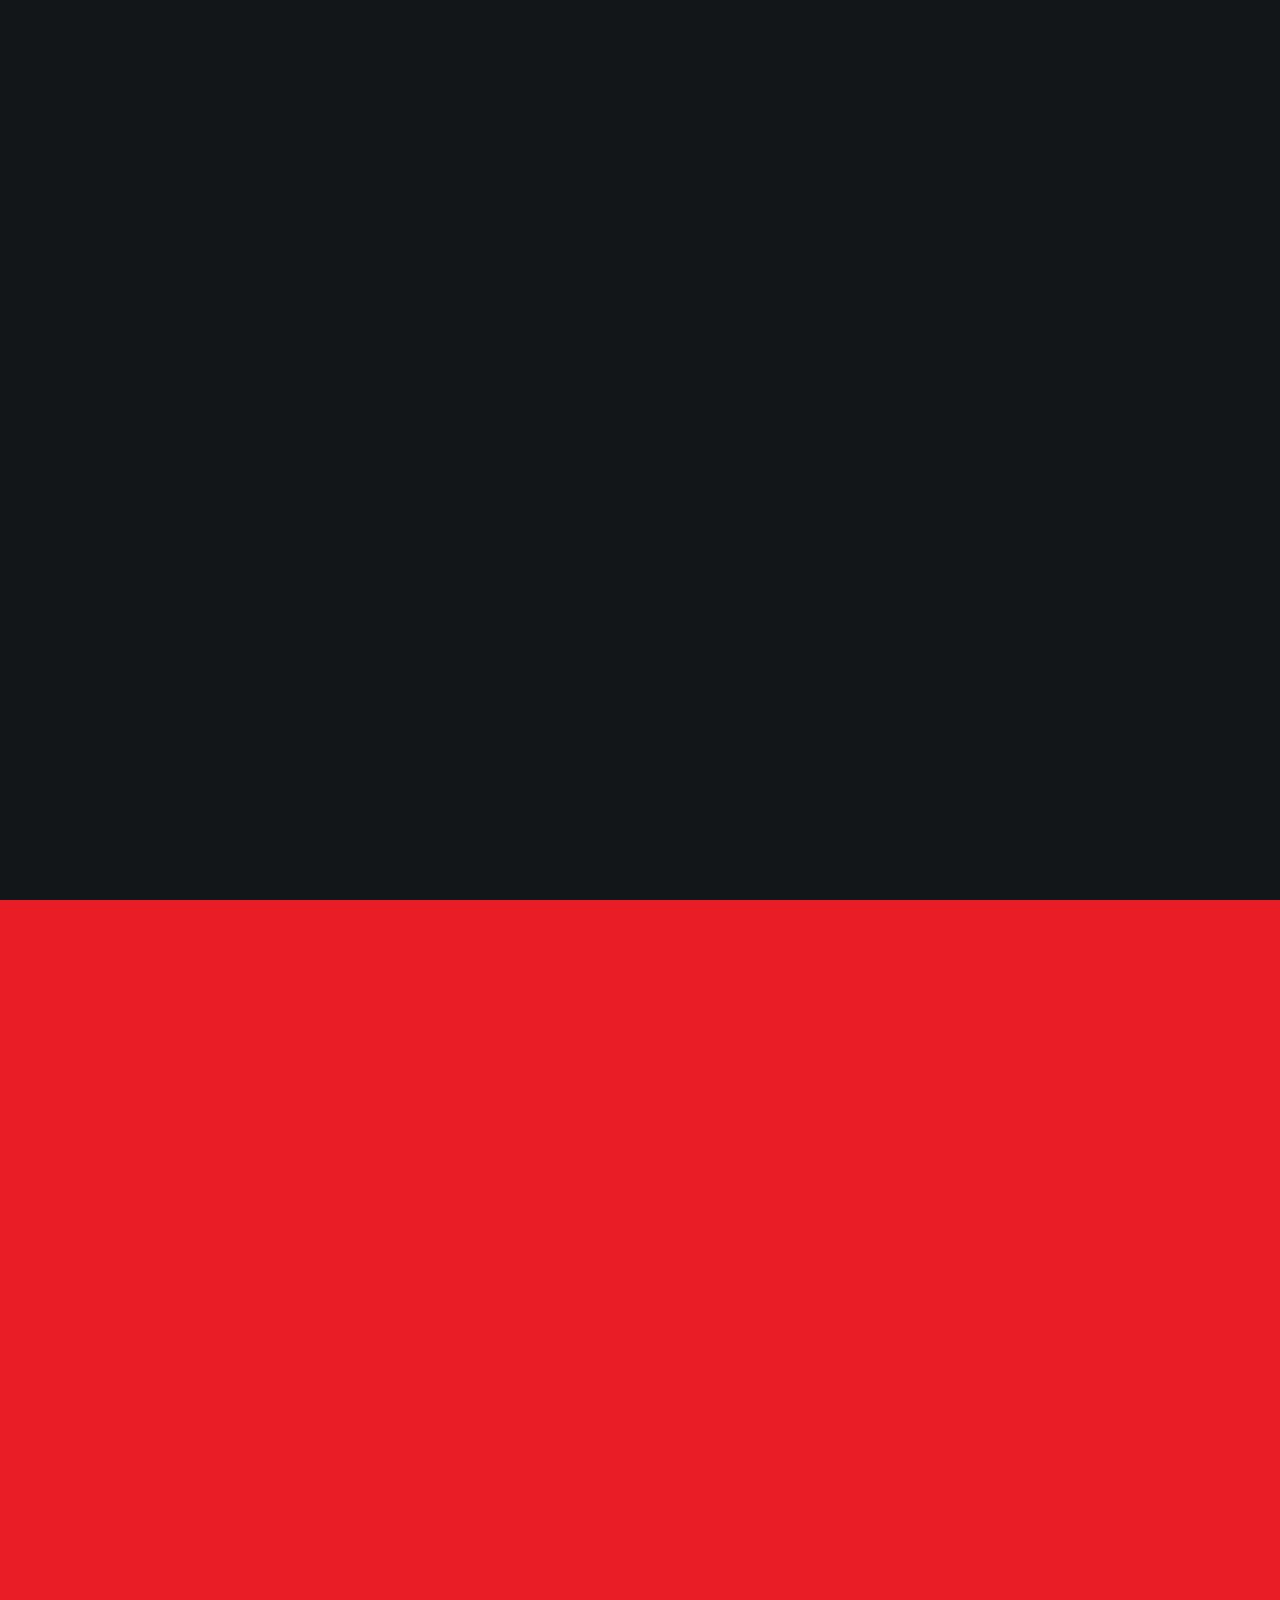
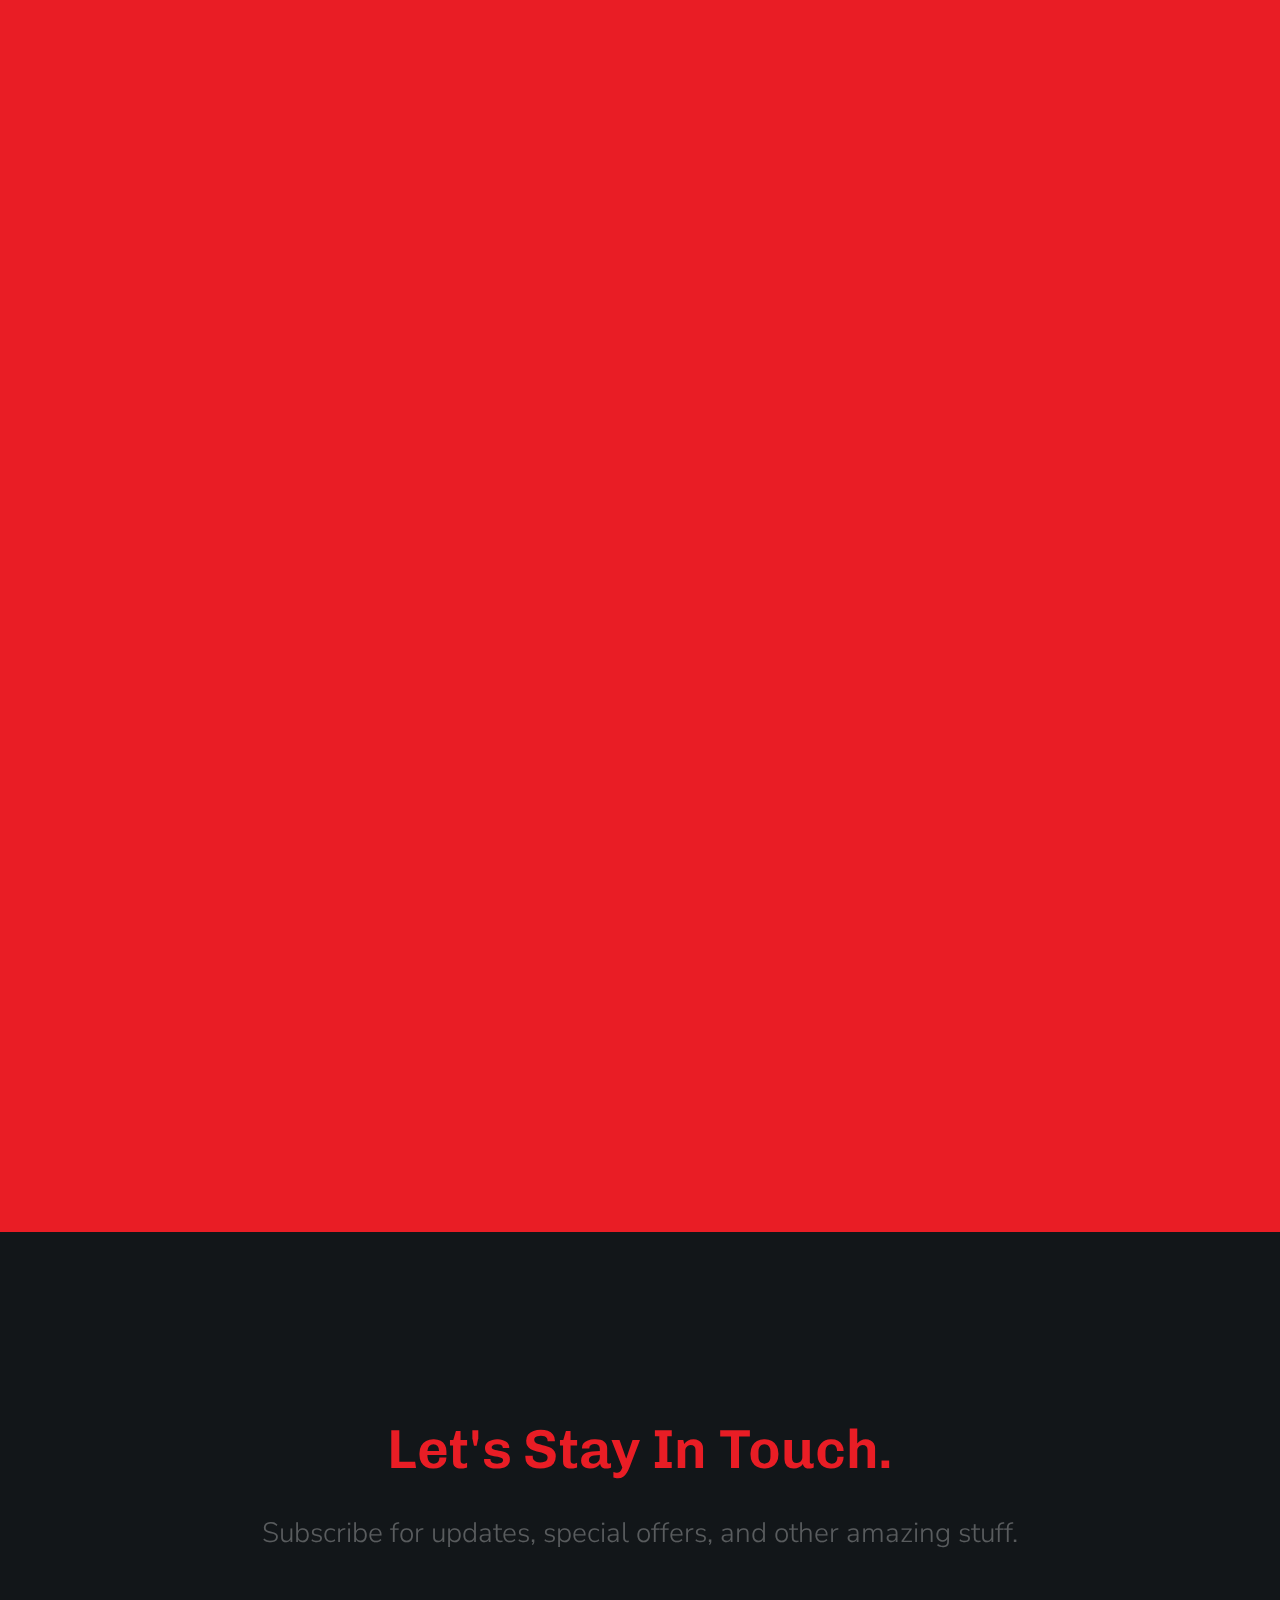
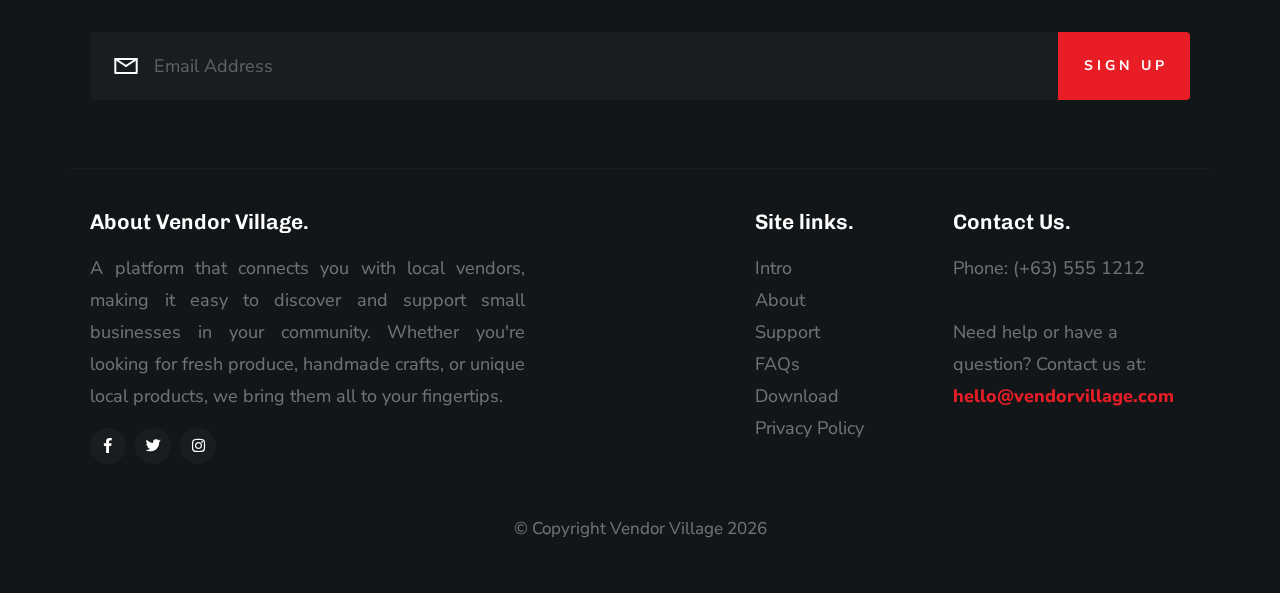
<file: index.html>
<!DOCTYPE html>
<html class="no-js" lang="en">
<head>

    <!--- basic page needs
    ================================================== -->
    <meta charset="utf-8">
    <title>Vendor Village</title>
    <meta name="description" content="">
    <meta name="author" content="">

    <!-- mobile specific metas
    ================================================== -->
    <meta name="viewport" content="width=device-width, initial-scale=1">

    <!-- CSS
    ================================================== -->
    <link rel="stylesheet" href="css/base.css">
    <link rel="stylesheet" href="css/vendor.css">
    <link rel="stylesheet" href="css/main.css">

    <!-- script
    ================================================== -->
    <script src="js/modernizr.js"></script>
    <script src="js/pace.min.js"></script>

    <!-- favicons
    ================================================== -->
    <link rel="shortcut icon" href="/images/logo.png" type="image/x-icon">
    <link rel="icon" href="/images/logo.png" type="image/x-icon">

</head>

<body id="top">

    <!-- preloader
    ================================================== -->
    <div id="preloader">
        <div id="loader" class="dots-jump">
            <div></div>
            <div></div>
            <div></div>
        </div>
    </div>


    <!-- header 
    ================================================== -->
    <header class="s-header">

        <div class="row">
            <div class="header-logo">
                <a class="site-logo" href="index.html">
                    <img src="images/logo.png" alt="Homepage">
                </a>
            </div>
    
            <nav class="header-nav-wrap">
                <ul class="header-main-nav">
                    <li class="current"><a class="smoothscroll" href="#home" title="intro">Intro</a></li>
                    <li><a class="smoothscroll" href="#about" title="about">About</a></li>
                    <li><a href="/privacy-policy.html" title="privacy-policy">Privacy Policy</a></li>
                    <li><a href="/support.html" title="support">Support</a></li>
                    <li><a href="/faqs.html" title="pricing">FAQs</a></li>
                    <li><a class="smoothscroll" href="#download" title="download">Download</a></li>	
                </ul>
    
                <div class="header-cta">
                    <a href="#download" class="btn btn--primary header-cta__btn smoothscroll">Get The App</a>
                </div>
            </nav> <!-- end header-nav-wrap -->
    
            <a class="header-menu-toggle" href="#"><span>Menu</span></a>
        </div>

    </header> <!-- end header -->


    <!-- home
    ================================================== -->
    <section id="home" class="s-home target-section" data-parallax="scroll" data-image-src="images/hero-bg.jpg" data-natural-width=3000 data-natural-height=2000 data-position-y=center>

        <div class="shadow-overlay"></div>

        <div class="home-content">

            <div class="row home-content__main">

                <div class="home-content__left">
                    <h1>
                    An Amazing App <br>
                    That Does It All.
                    </h1>
    
                    <h3 style="text-align: justify;">
                        Welcome to Vendor Village
                        Vendor Village is revolutionizing the way local businesses operate in Nigeria. Our e-commerce platform is tailored to empower vendors, expand their market reach, and foster community development through a user-friendly environment and comprehensive support services. Vendor Village is committed to your success whether you're a retailer, or a small service provider.

                    </h3>
    
                    <div class="home-content__btn-wrap">
                        <a href="#download" class="btn btn--primary home-content__btn smoothscroll">
                            Get The App
                        </a>
                    </div>
                </div> <!-- end home-content__left-->

                <div class="home-content__right">
                    <img src="images/App.png" srcset="images/App.png 1x, images/App.png 2x">
                </div> <!-- end home-content__right -->

            </div> <!-- end home-content__main -->

            <ul class="home-content__social">
                <li><a href="#0">Facebook</a></li>
                <li><a href="#0">twitter</a></li>
                <li><a href="#0">Instagram</a></li>
            </ul>

        </div> <!-- end home-content -->

        <a href="#about" class="home-scroll smoothscroll">
            <span class="home-scroll__text">Scroll</span>
            <span class="home-scroll__icon"></span>
        </a> 

    </section> <!-- end s-home -->


    <!-- about
    ================================================== -->
    <section id="about" class="s-about target-section">

        <div class="row section-header has-bottom-sep" data-aos="fade-up">
            <div class="col-full">
                <h1 class="display-1">
                    Unlock Your Business Growth with Vendor Village's Powerful Platform
                </h1>
                <p class="lead">
                    
                    We've built Vendor Village with your success in mind. Our intuitive, feature-rich platform empowers you to manage your business effectively, reach a wider audience, and grow your revenue.

                </p>
            </div>
        </div> <!-- end section-header -->

        <div class="row wide about-desc" data-aos="fade-up">

            <div class="col-full slick-slider about-desc__slider">

                <div class="about-desc__slide">
                    <h3 class="item-title">Business Support Services</h3>

                
                        
                        <li>
                            Business Development Training: Gain essential skills in marketing, customer service, financial management, and more to optimize your business operations.
                        </li>
                        	
                     
                    
                </div>  <!-- end about-desc__slide -->

                <div class="about-desc__slide">
                    <h3 class="item-title">Customizable Online Storefront</h3>

                
                        <li>
                            Create a unique and professional online store that reflects your brand. 
                        </li>
                     
                </div>  <!-- end about-desc__slide -->

                <div class="about-desc__slide">
                    <h3 class="item-title">Direct Price Control</h3>

                    
                
                        <li>
                            Create a unique and professional online store that reflects your brand. 
                        </li>
                     
                </div>  <!-- end about-desc__slide -->

                <div class="about-desc__slide">
                    <h3 class="item-title">Promotional Tools & Discounts</h3>

                
                        <li>
                            Create a unique and professional online store that reflects your brand. 
                        </li>
                     
                </div>  <!-- end about-desc__slide -->

            </div> <!-- end about-desc__slider -->
            
        </div> <!-- end about-desc -->

    </section> <!-- end s-about -->

    <!-- download
    ================================================== -->
    <section id="download" class="s-download target-section">

        <div class="row section-header align-center" data-aos="fade-up">
            <div class="col-full">
                <h1 class="display-1">
                    Join Our Community local vendors around you
                </h1>
            </div>
        </div> <!-- end section-header -->

        <div class="row">
            <div class="col-full text-center">
                <ul class="download-badges" data-aos="fade-up">
                    <li><a href="#0" title="" class="badge-appstore">App Store</a></li>
                    <li><a href="#0" title="" class="badge-googleplay">Play Store</a></li>
                </ul>
            </div> 
        </div>
        <br>
        <br>

    </section> <!-- end s-download -->


    <!-- footer
    ================================================== -->
    <footer class="s-footer footer">

        <div class="row section-header align-center">
            <div class="col-full">
                <h1 class="display-1">
                    Let's Stay In Touch.
                </h1>
                <p class="lead">
                Subscribe for updates, special offers, and other amazing stuff.
                </p>
            </div>
        </div> <!-- end section-header -->

        <div class="row footer__top">

            <div class="col-full footer__subscribe end">
                <div class="subscribe-form">
                    <form id="mc-form" class="group" novalidate="true">

                        <input type="email" value="" name="EMAIL" class="email" id="mc-email" placeholder="Email Address" required="">
            
                        <input type="submit" name="subscribe" value="Sign Up">
            
                        <label for="mc-email" class="subscribe-message"></label>
            
                    </form>
                </div>
            </div>

        </div> <!-- end footer__top -->

        <div class="row footer__bottom">

            <div class="footer__about col-five tab-full left">

                <h4>About Vendor Village.</h4>

                <p style="text-align: justify;">
                    A platform that connects you with local vendors, making it easy to discover and support small businesses in your community. Whether you're looking for fresh produce, handmade crafts, or unique local products, we bring them all to your fingertips.
                </p>

                <ul class="footer__social">
                    <li><a href="#0"><i class="fab fa-facebook-f" aria-hidden="true"></i></a></li>
                    <li><a href="#0"><i class="fab fa-twitter" aria-hidden="true"></i></a></li>
                    <li><a href="#0"><i class="fab fa-instagram" aria-hidden="true"></i></a></li>
                </ul>
            </div>

            <div class="col-five md-seven tab-full right end">
                <div class="row">

                    <div class="footer__site-links col-five mob-full">
                        <h4>Site links.</h4>

                        <ul class="footer__site-links">
                            <li><a href="#home" class="smoothscroll">Intro</a></li>
                            <li><a href="#about" class="smoothscroll">About</a></li>
                            <li><a href="support.html" class="smoothscroll">Support</a></li>
                            <li><a href="faqs.html" class="smoothscroll">FAQs</a></li>
                            <li><a href="#download" class="smoothscroll">Download</a></li>
                            <li><a href="privacy-policy.html">Privacy Policy</a></li>
                        </ul>
                    </div>

                    <div class="footer__contact col-seven mob-full">
                        <h4>Contact Us.</h4>

                        <p>
                        Phone: (+63) 555 1212 <br>
                        </p>
                        <p>
                        Need help or have a question? Contact us at: <br>
                        <a href="mailto:#0" class="footer__mail-link">hello@vendorvillage.com</a>
                        </p>
                    </div>

                </div>
            </div>

            <div class="col-full ss-copyright">
                <span>&copy; Copyright Vendor Village <span id="year"></span></span> 
            </div>
            
            <script>
                document.getElementById("year").textContent = new Date().getFullYear();
            </script>
            

        </div> <!-- end footer__bottom -->

        <div class="go-top">
            <a class="smoothscroll" title="Back to Top" href="#top"></a>
        </div>

    </footer> <!-- end s-footer -->


    <!-- Java Script
    ================================================== -->
    <script src="js/jquery-3.2.1.min.js"></script>
    <script src="js/plugins.js"></script>
    <script src="js/main.js"></script>

</body>
</file>
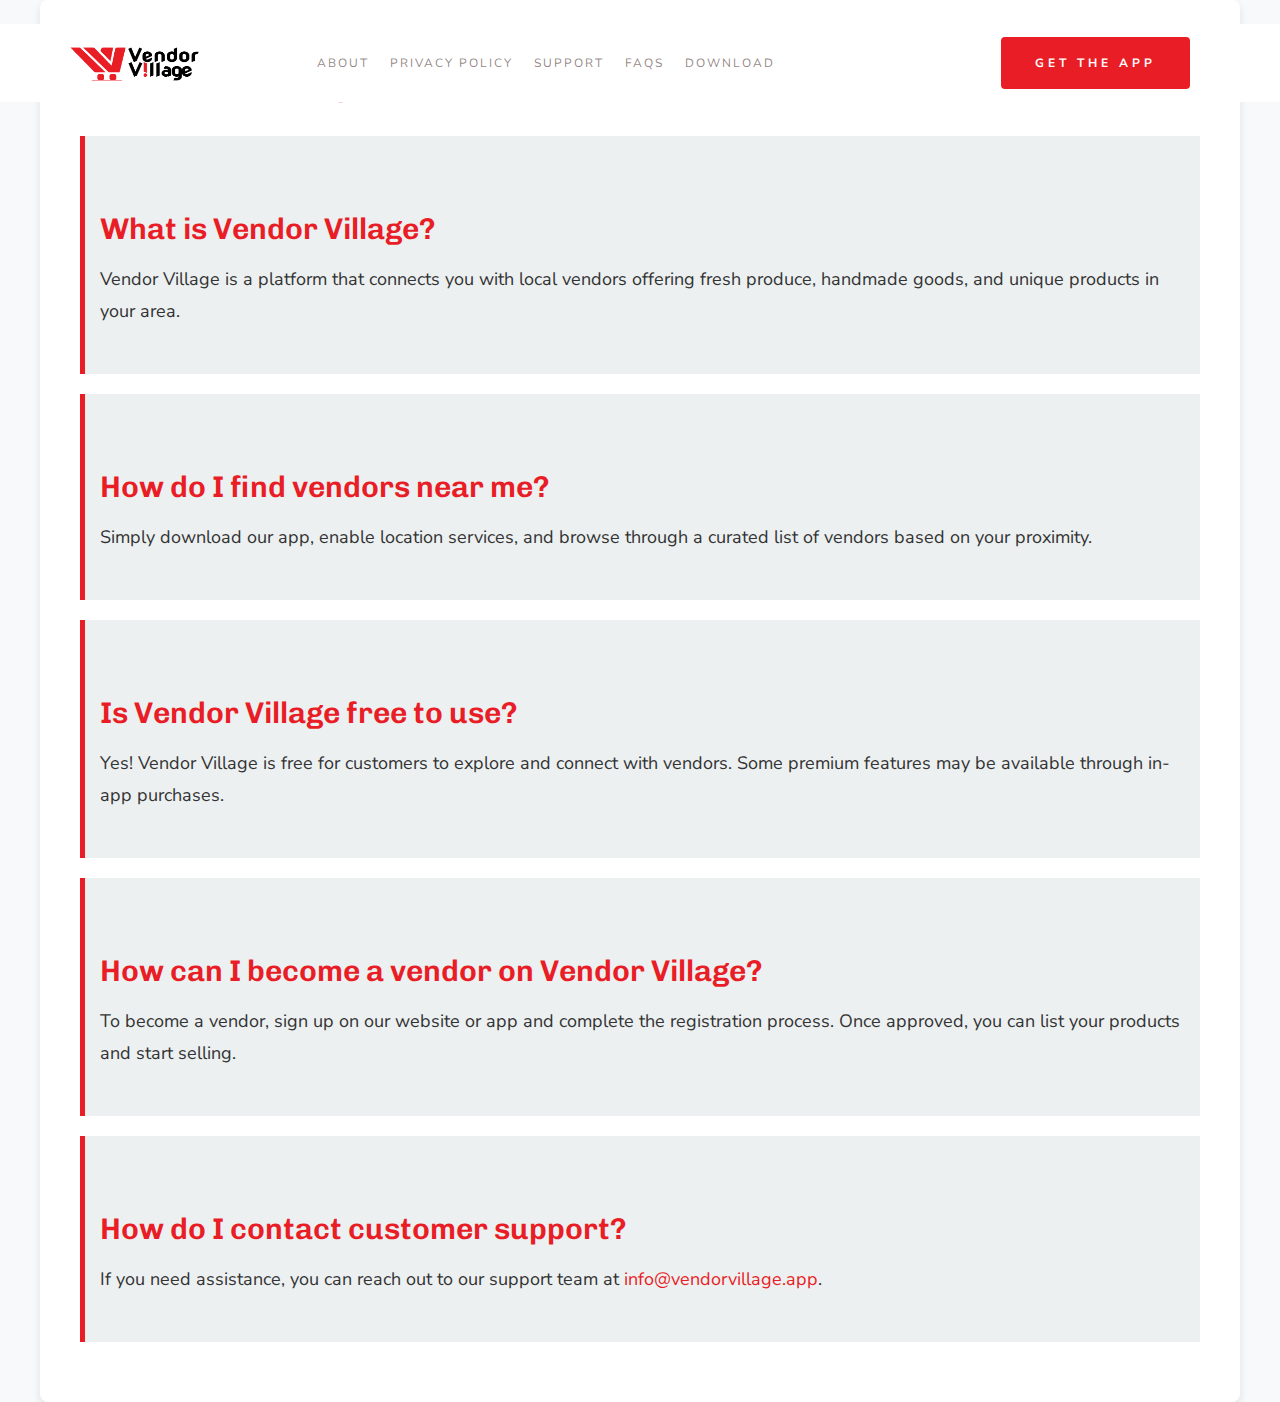
<file: faqs.html>
<!DOCTYPE html>
<html lang="en">
<head>
    <meta charset="UTF-8">
    <meta name="viewport" content="width=device-width, initial-scale=1.0">
    <title>FAQs - Vendor Village</title>
    
    <link rel="stylesheet" href="css/base.css">
    <link rel="stylesheet" href="css/vendor.css">
    <link rel="stylesheet" href="css/main.css">

    <link rel="shortcut icon" href="/images/logo.png" type="image/x-icon">
    <link rel="icon" href="/images/logo.png" type="image/x-icon">
    <style>
        body {
            color: #333;
            background-color: #f8f9fa;
        }
        .container {
            max-width: 1200px;
            margin: 0 auto;
            padding: 40px;
            background: #fff;
            box-shadow: 0px 4px 8px rgba(0, 0, 0, 0.1);
            border-radius: 8px;
        }
        h1, h2 {
            color: #E91D25;
        }
        ul {
            list-style: none;
            padding-left: 0;
        }

        .contact-info {
            background: #ecf0f1;
            padding: 15px;
            border-left: 5px solid #E91D25;
        }
        footer {
            text-align: center;
            padding: 20px;
            background: #E91D25;
            color: #fff;
            margin-top: 20px;
        }
        .faq-item {
            margin-bottom: 20px;
            padding: 15px;
            border-left: 5px solid #E91D25;
            background: #ecf0f1;
        }
       
    </style>
</head>
<body>
    <header class="s-header">

        <div class="row">
            <div class="header-logo">
                <a class="site-logo" href="index.html">
                    <img src="images/logo.png" alt="Homepage">
                </a>
            </div>
    
            <nav class="header-nav-wrap">
                <ul class="header-main-nav">
                    <li class="current"><a class="smoothscroll" href="#home" title="intro">Intro</a></li>
                    <li><a class="smoothscroll" href="#about" title="about">About</a></li>
                    <li><a href="/privacy-policy.html" title="privacy-policy">Privacy Policy</a></li>
                    <li><a href="/support.html" title="support">Support</a></li>
                    <li><a href="/faqs.html" title="pricing">FAQs</a></li>
                    <li><a class="smoothscroll" href="#download" title="download">Download</a></li>	
                </ul>
    
                <div class="header-cta">
                    <a href="#download" class="btn btn--primary header-cta__btn smoothscroll">Get The App</a>
                </div>
            </nav> <!-- end header-nav-wrap -->
    
            <a class="header-menu-toggle" href="#"><span>Menu</span></a>
        </div>

    </header> <!-- end header -->

    <section class="s-faq target-section">
        <div class="container">
            <h1 class="display-1">Frequently Asked Questions</h1>
            
            <div class="faq-item">
                <h2>What is Vendor Village?</h2>
                <p>Vendor Village is a platform that connects you with local vendors offering fresh produce, handmade goods, and unique products in your area.</p>
            </div>

            <div class="faq-item">
                <h2>How do I find vendors near me?</h2>
                <p>Simply download our app, enable location services, and browse through a curated list of vendors based on your proximity.</p>
            </div>

            <div class="faq-item">
                <h2>Is Vendor Village free to use?</h2>
                <p>Yes! Vendor Village is free for customers to explore and connect with vendors. Some premium features may be available through in-app purchases.</p>
            </div>

            <div class="faq-item">
                <h2>How can I become a vendor on Vendor Village?</h2>
                <p>To become a vendor, sign up on our website or app and complete the registration process. Once approved, you can list your products and start selling.</p>
            </div>

            <div class="faq-item">
                <h2>How do I contact customer support?</h2>
                <p>If you need assistance, you can reach out to our support team at <a href="mailto:info@vendorvillage.app">info@vendorvillage.app</a>.</p>
            </div>
        </div>
    </section>
</body>
</html>
</file>
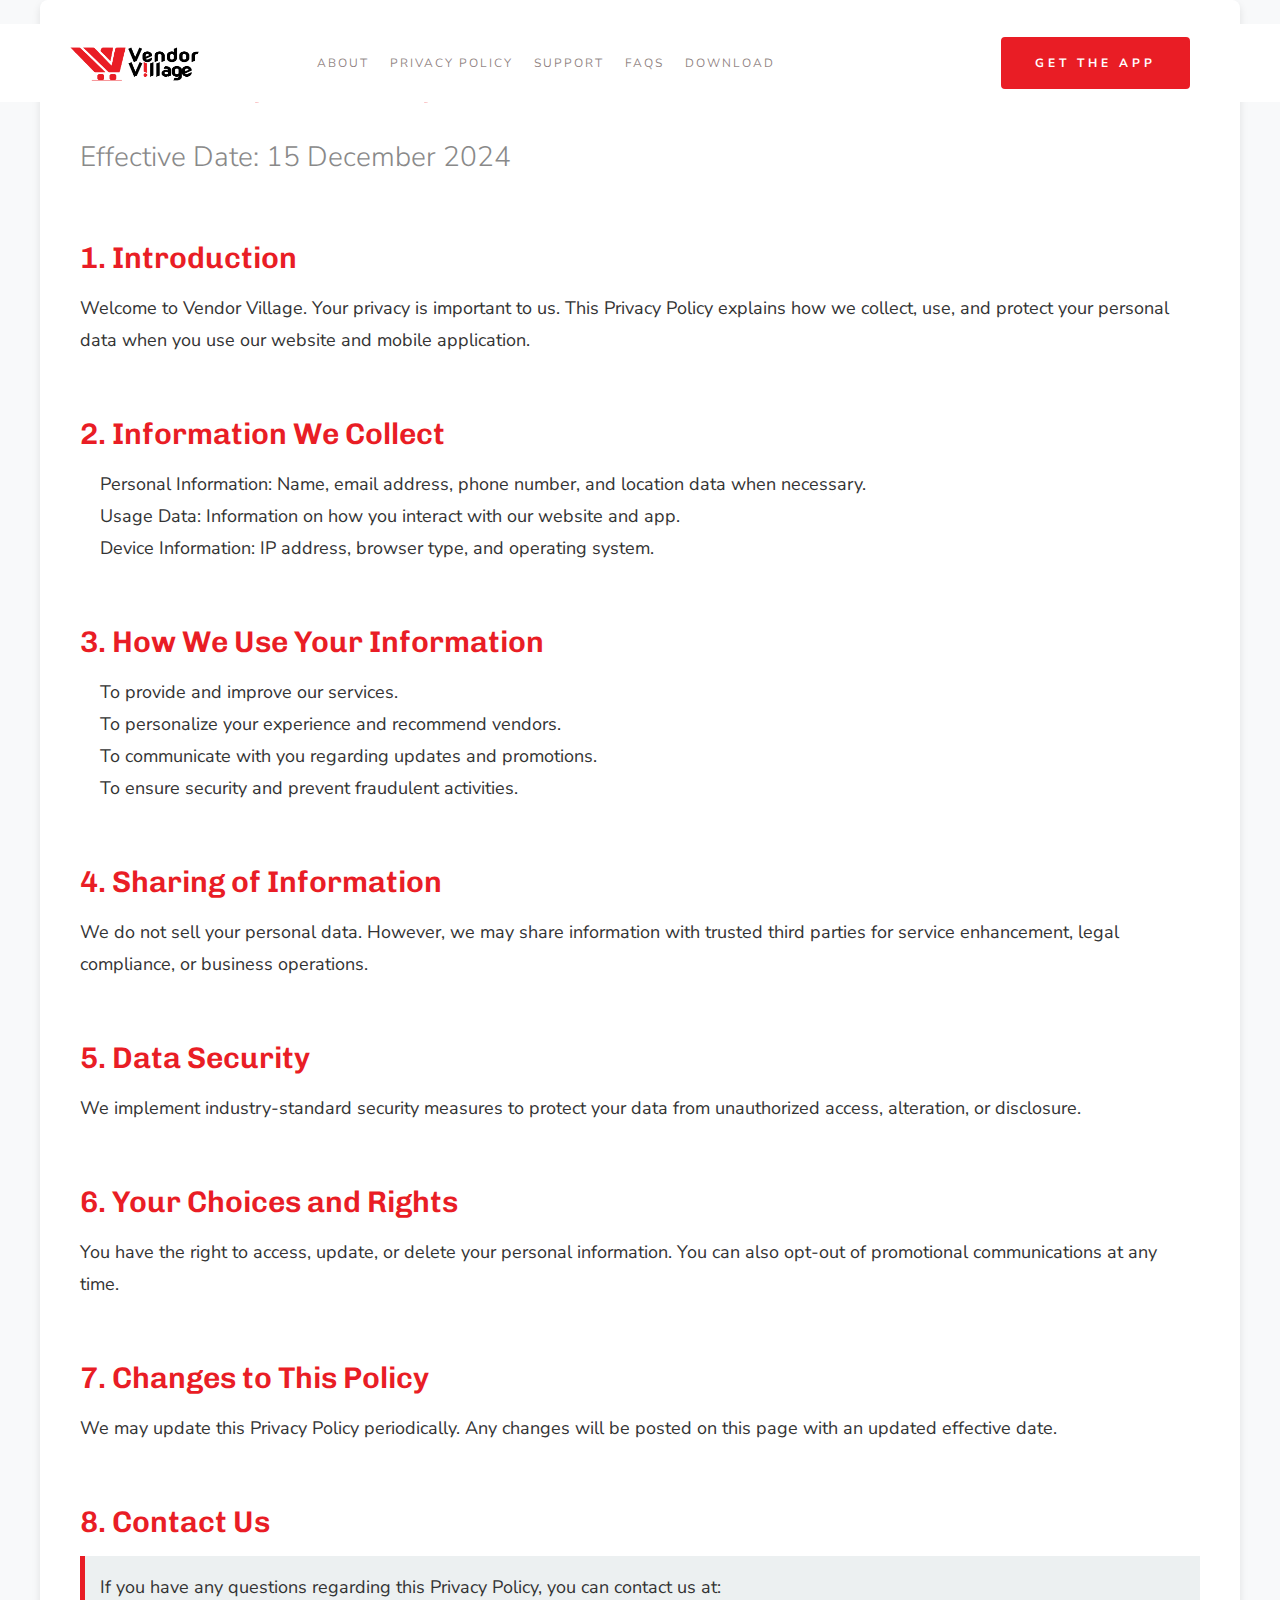
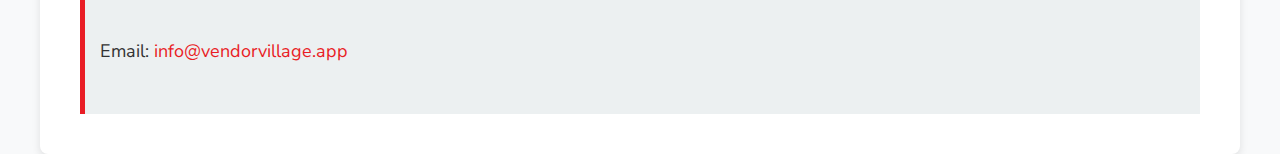
<file: privacy-policy.html>
<!DOCTYPE html>
<html lang="en">
<head>
    <meta charset="UTF-8">
    <meta name="viewport" content="width=device-width, initial-scale=1.0">
    <title>Privacy Policy - Vendor Village</title>
    <link rel="stylesheet" href="css/base.css">
    <link rel="stylesheet" href="css/vendor.css">
    <link rel="stylesheet" href="css/main.css">

    <link rel="shortcut icon" href="/images/logo.png" type="image/x-icon">
    <link rel="icon" href="/images/logo.png" type="image/x-icon">
    <style>
        body {
            color: #333;
            background-color: #f8f9fa;
        }
        .container {
            max-width: 1200px;
            margin: 0 auto;
            padding: 40px;
            background: #fff;
            box-shadow: 0px 4px 8px rgba(0, 0, 0, 0.1);
            border-radius: 8px;
        }
        h1, h2 {
            color: #E91D25;
        }
        ul {
            list-style: none;
            padding-left: 0;
        }
       
        .contact-info {
            background: #ecf0f1;
            padding: 15px;
            border-left: 5px solid #E91D25;
        }
        footer {
            text-align: center;
            padding: 20px;
            background: #E91D25;
            color: #fff;
            margin-top: 20px;
        }
    </style>
</head>
<body>
    <header class="s-header">

        <div class="row">
            <div class="header-logo">
                <a class="site-logo" href="index.html">
                    <img src="images/logo.png" alt="Homepage">
                </a>
            </div>
    
            <nav class="header-nav-wrap">
                <ul class="header-main-nav">
                    <li class="current"><a class="smoothscroll" href="#home" title="intro">Intro</a></li>
                    <li><a class="smoothscroll" href="#about" title="about">About</a></li>
                    <li><a href="/privacy-policy.html" title="privacy-policy">Privacy Policy</a></li>
                    <li><a href="/support.html" title="support">Support</a></li>
                    <li><a href="/faqs.html" title="pricing">FAQs</a></li>
                    <li><a class="smoothscroll" href="#download" title="download">Download</a></li>	
                </ul>
    
                <div class="header-cta">
                    <a href="#download" class="btn btn--primary header-cta__btn smoothscroll">Get The App</a>
                </div>
            </nav> <!-- end header-nav-wrap -->
    
            <a class="header-menu-toggle" href="#"><span>Menu</span></a>
        </div>

    </header> <!-- end header -->

    <section class="s-privacy target-section">
        <div class="container">
            <h1 class="display-1">Privacy Policy</h1>
            <p class="lead">Effective Date: 15 December 2024</p>
            
            <h2>1. Introduction</h2>
            <p>Welcome to Vendor Village. Your privacy is important to us. This Privacy Policy explains how we collect, use, and protect your personal data when you use our website and mobile application.</p>

            <h2>2. Information We Collect</h2>
            <ul>
                <li>Personal Information: Name, email address, phone number, and location data when necessary.</li>
                <li>Usage Data: Information on how you interact with our website and app.</li>
                <li>Device Information: IP address, browser type, and operating system.</li>
            </ul>

            <h2>3. How We Use Your Information</h2>
            <ul>
                <li>To provide and improve our services.</li>
                <li>To personalize your experience and recommend vendors.</li>
                <li>To communicate with you regarding updates and promotions.</li>
                <li>To ensure security and prevent fraudulent activities.</li>
            </ul>

            <h2>4. Sharing of Information</h2>
            <p>We do not sell your personal data. However, we may share information with trusted third parties for service enhancement, legal compliance, or business operations.</p>

            <h2>5. Data Security</h2>
            <p>We implement industry-standard security measures to protect your data from unauthorized access, alteration, or disclosure.</p>

            <h2>6. Your Choices and Rights</h2>
            <p>You have the right to access, update, or delete your personal information. You can also opt-out of promotional communications at any time.</p>

            <h2>7. Changes to This Policy</h2>
            <p>We may update this Privacy Policy periodically. Any changes will be posted on this page with an updated effective date.</p>

            <h2>8. Contact Us</h2>
            <div class="contact-info">
                <p>If you have any questions regarding this Privacy Policy, you can contact us at:</p>
                <p>Email: <a href="mailto:info@vendorvillage.app">info@vendorvillage.app</a></p>
            </div>
        </div>
    </section>
      
</body>
</html>
</file>
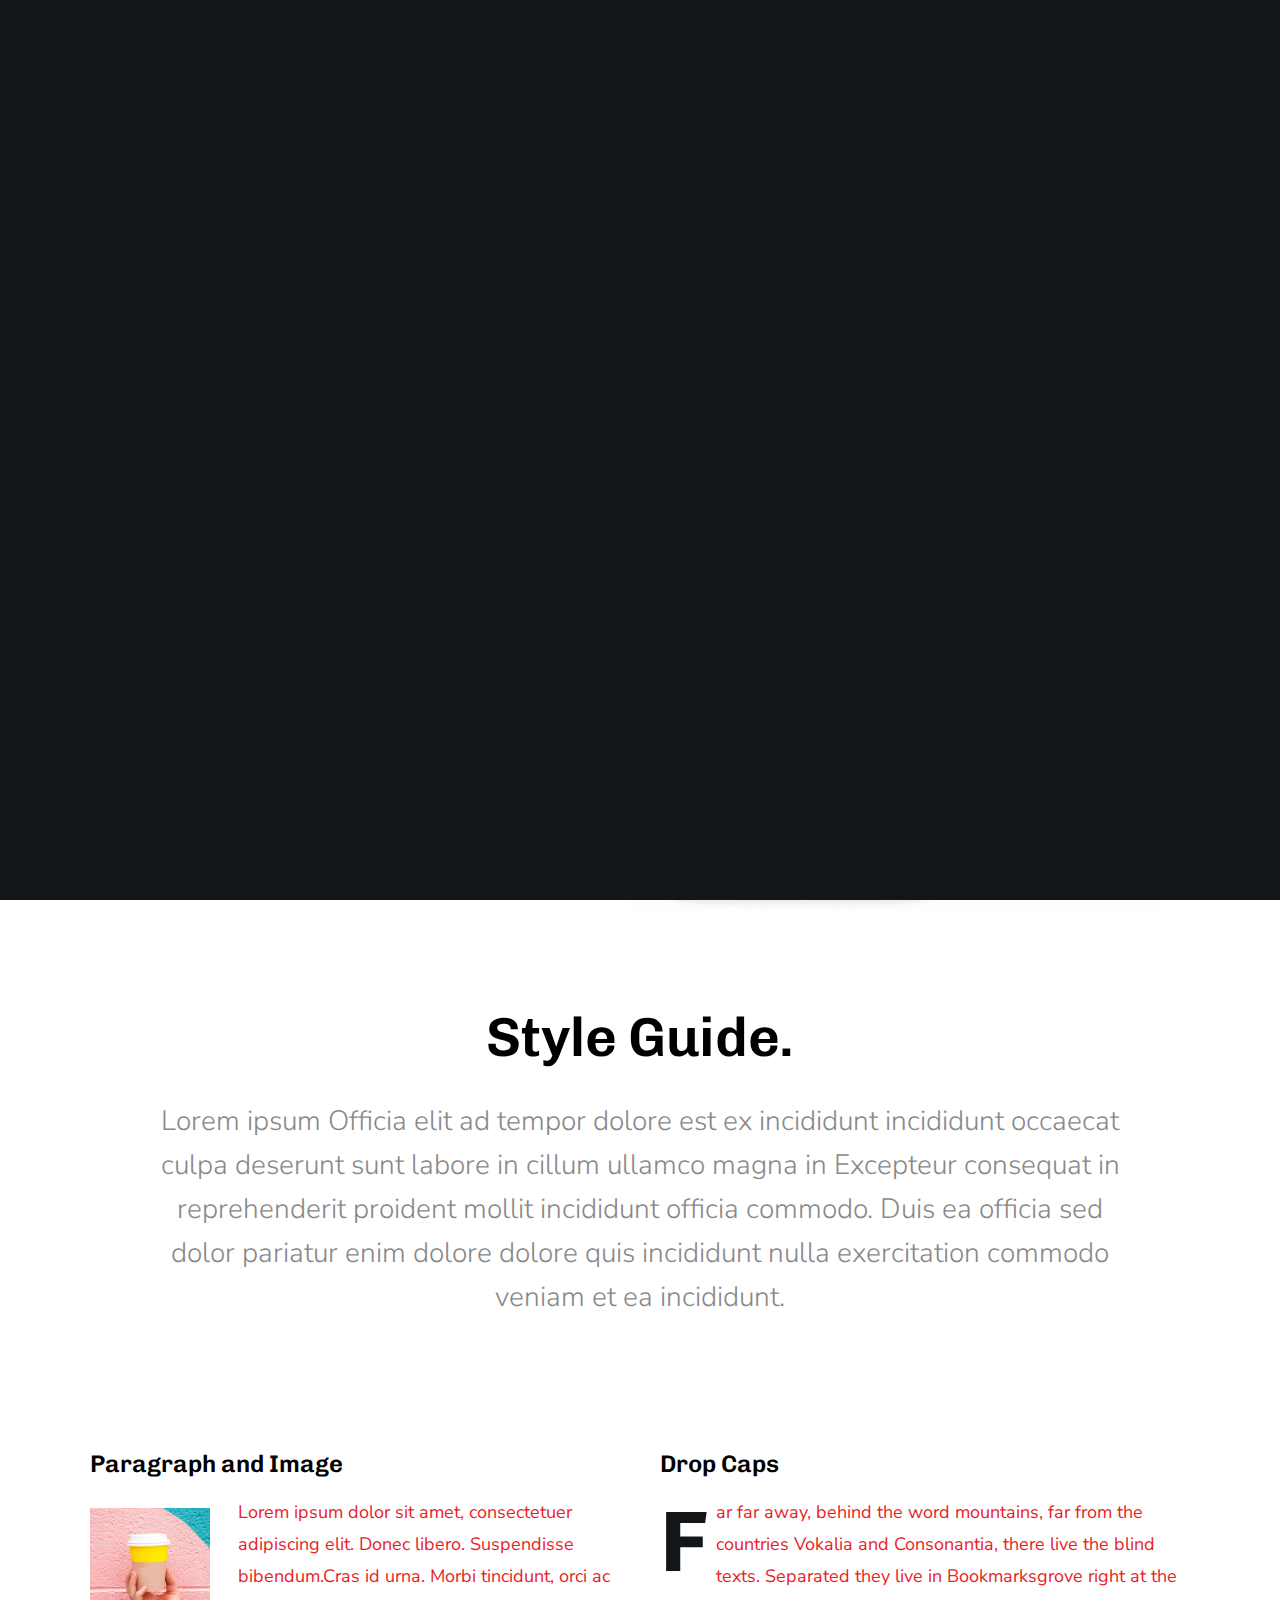
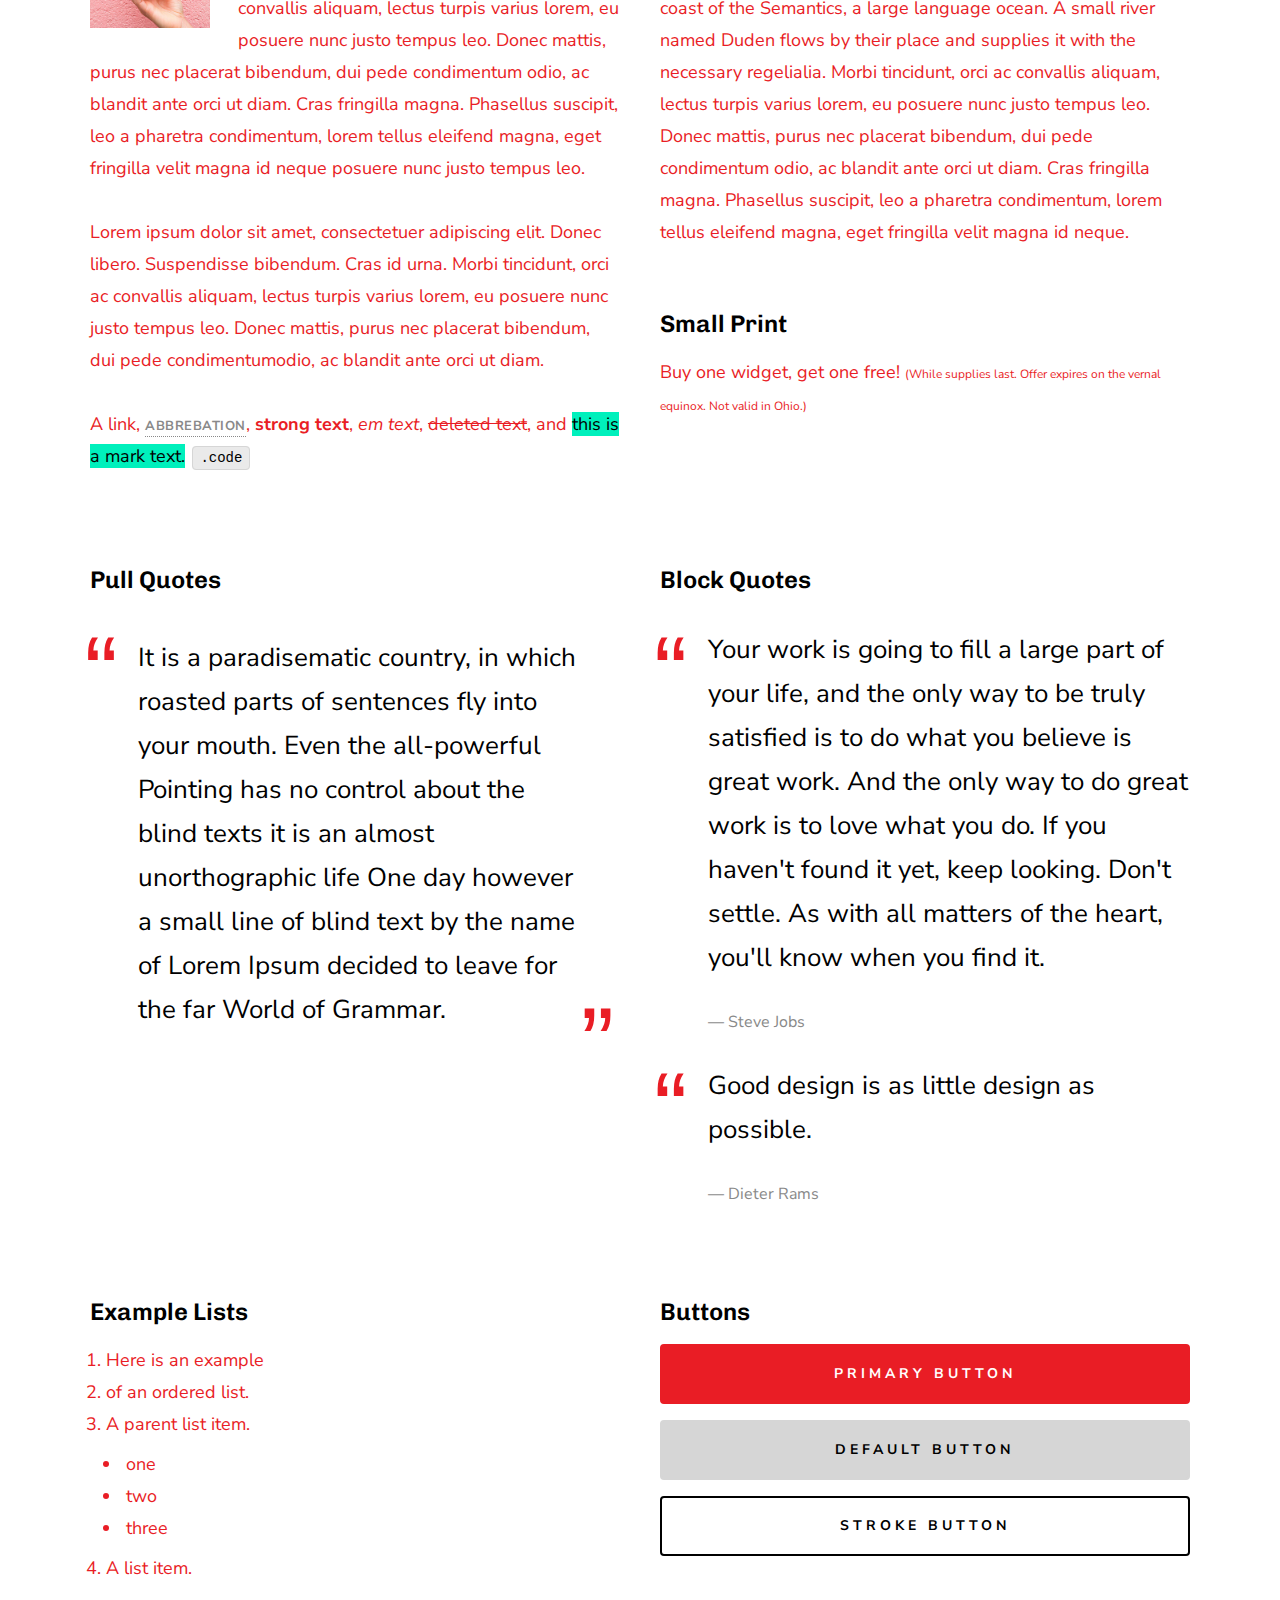
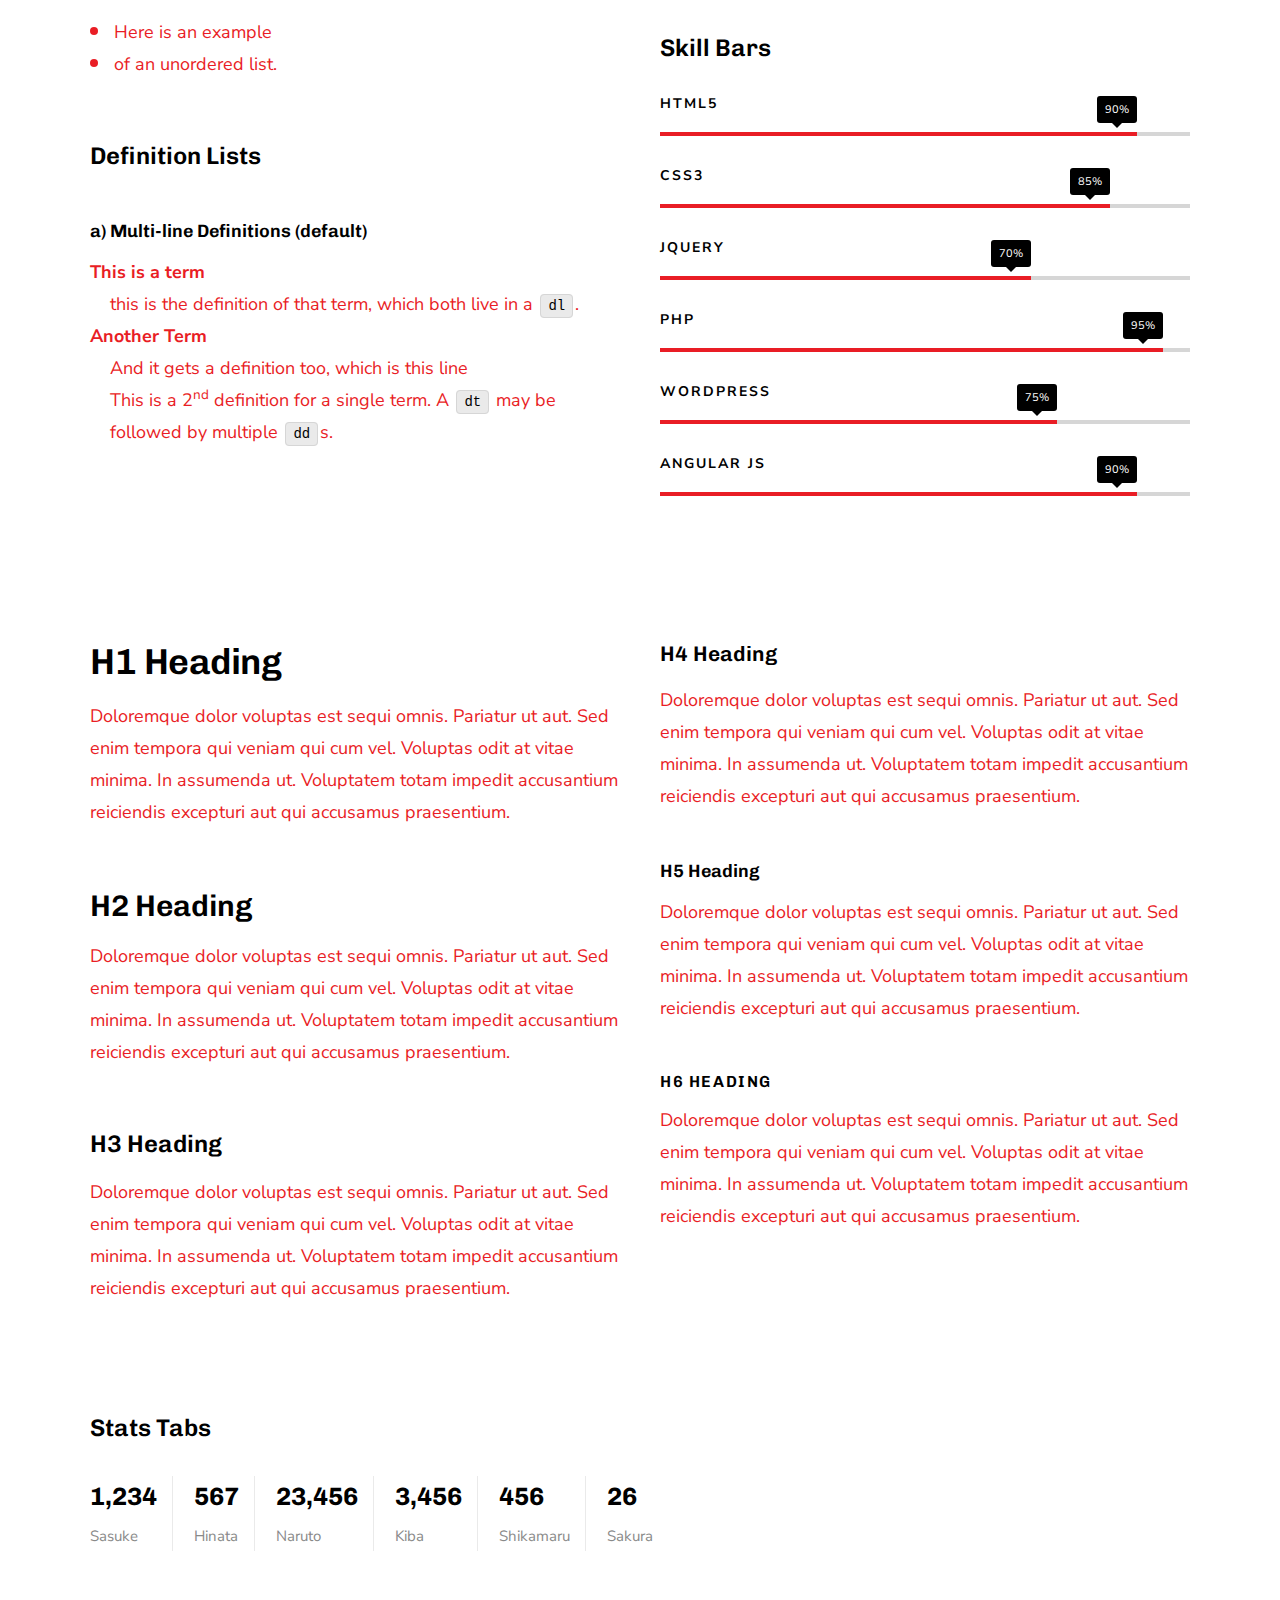
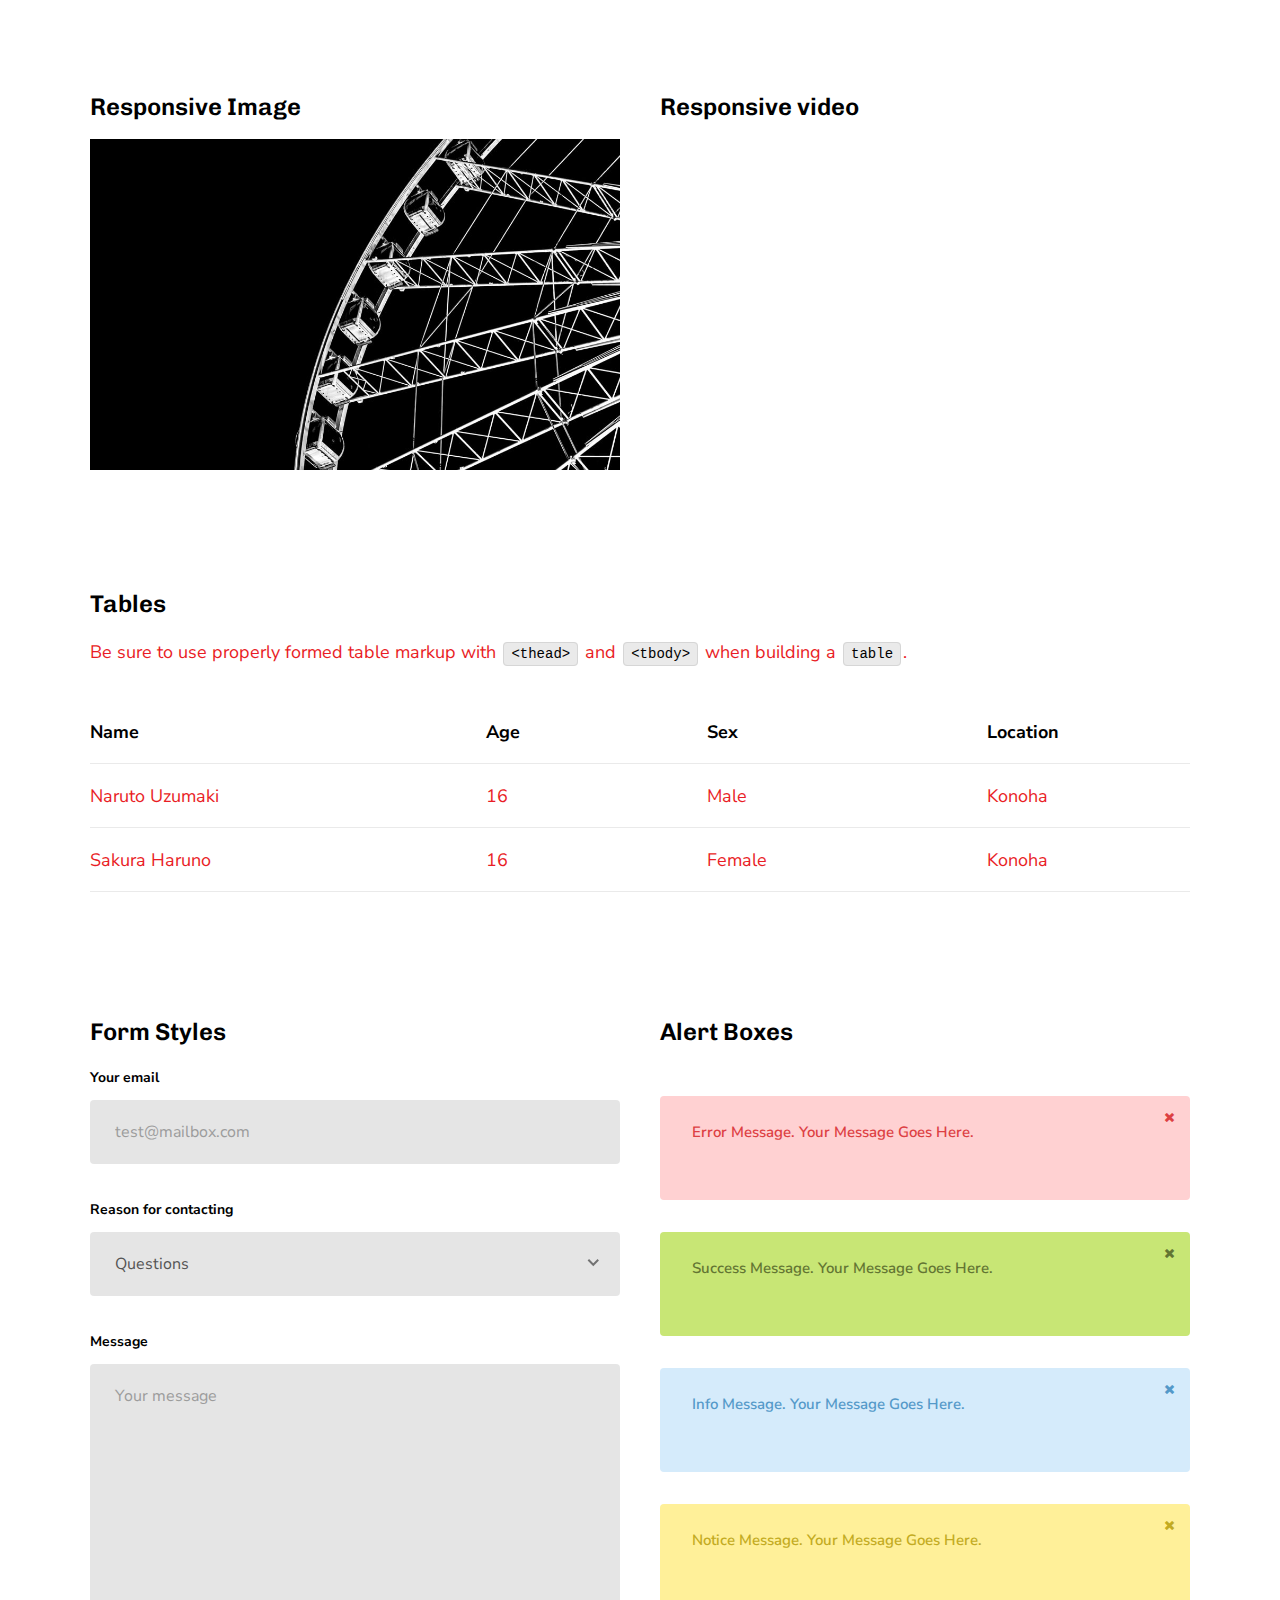
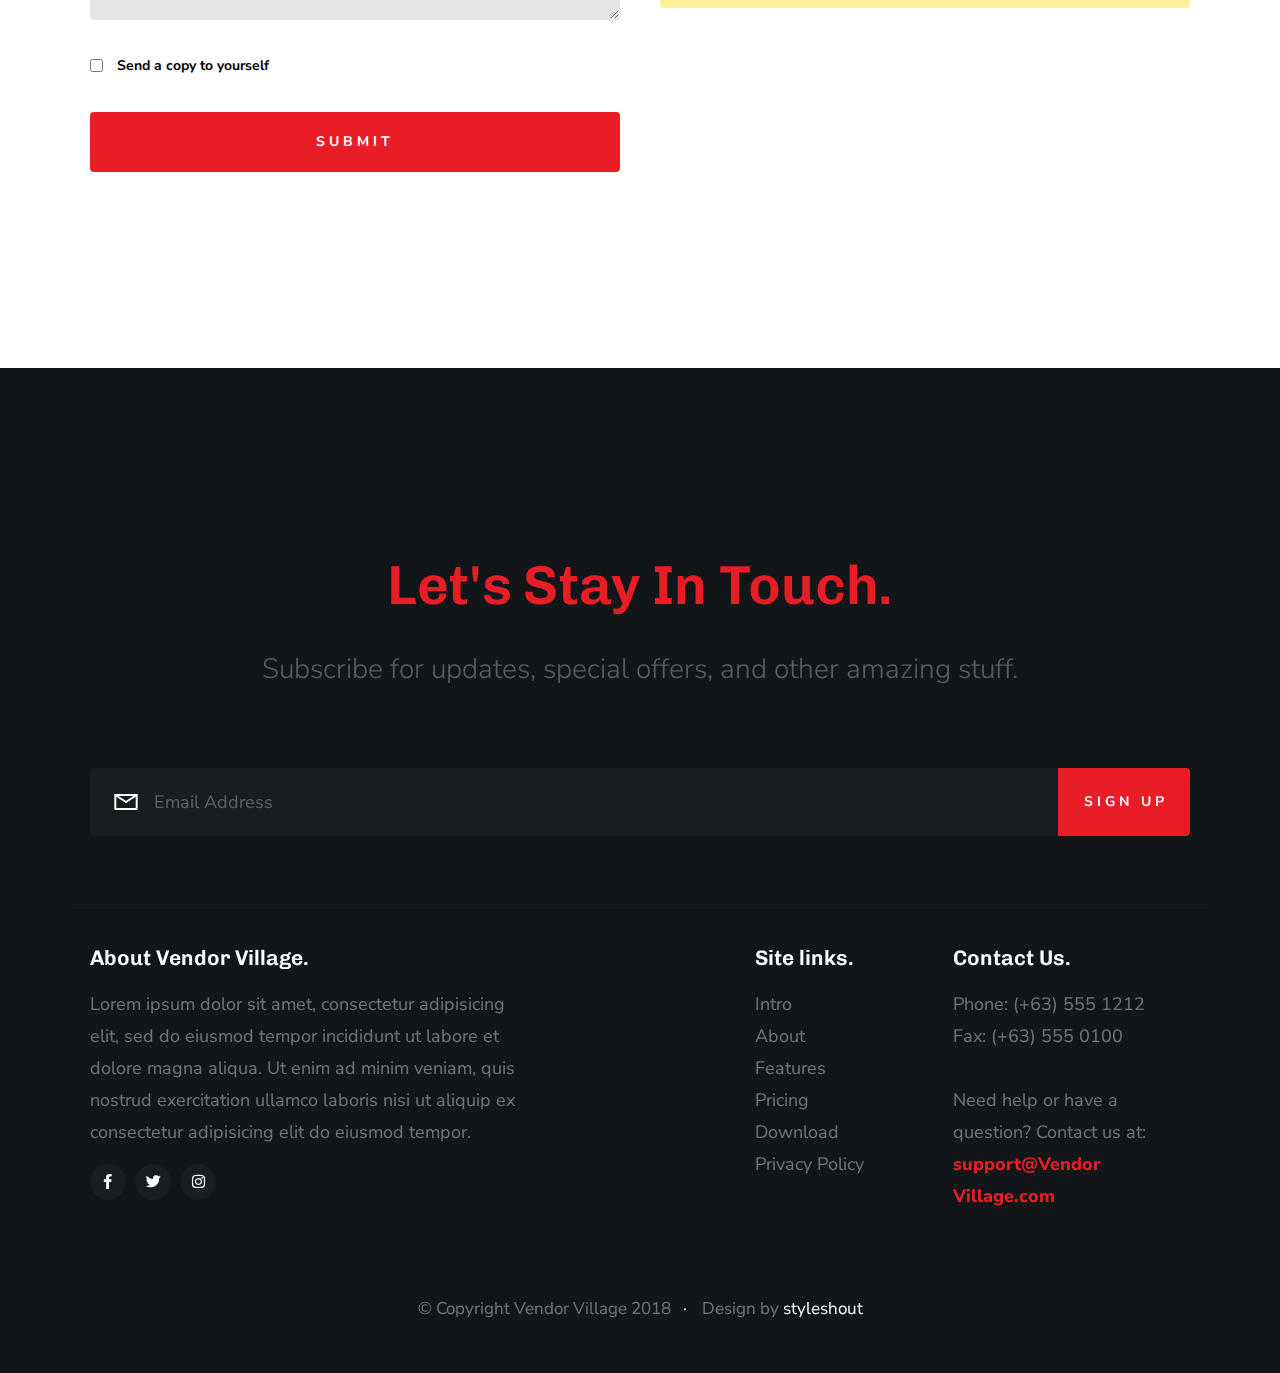
<file: styles.html>
<!DOCTYPE html>
<html class="no-js" lang="en">
<head>

    <!--- basic page needs
    ================================================== -->
    <meta charset="utf-8">
    <title>Style Guide - Vendor Village</title>
    <meta name="description" content="">
    <meta name="author" content="">

    <!-- mobile specific metas
    ================================================== -->
    <meta name="viewport" content="width=device-width, initial-scale=1">

    <!-- CSS
    ================================================== -->
    <link rel="stylesheet" href="css/base.css">
    <link rel="stylesheet" href="css/vendor.css">
    <link rel="stylesheet" href="css/main.css">

    <style type="text/css" media="screen">
        .s-styles { 
            background-color: #ffffff;
            padding-top: 21.6rem;
            padding-bottom: 14.8rem;
        }
    </style>

    <!-- script
    ================================================== -->
    <script src="js/modernizr.js"></script>
    <script src="js/pace.min.js"></script>

    <!-- favicons
    ================================================== -->
    <link rel="shortcut icon" href="favicon.ico" type="image/x-icon">
    <link rel="icon" href="favicon.ico" type="image/x-icon">

</head>

<body id="top">

    <!-- preloader
    ================================================== -->
    <div id="preloader">
        <div id="loader" class="dots-jump">
            <div></div>
            <div></div>
            <div></div>
        </div>
    </div>


    <!-- header 
    ================================================== -->
    <header class="s-header">

        <div class="row">
            <div class="header-logo">
                <a class="site-logo" href="index.html">
                    <img src="images/logo.svg" alt="Homepage">
                </a>
            </div>
    
            <nav class="header-nav-wrap">
                <ul class="header-main-nav">
                    <li class="current"><a href="index.html" title="intro">Intro</a></li>
                    <li><a href="index.html#about" title="about">About</a></li>
                    <li><a href="index.html#features" title="features">Features</a></li>
                    <li><a href="index.html#pricing" title="pricing">Pricing</a></li>
                    <li><a href="index.html#download" title="download">Download</a></li>	
                </ul>
    
                <div class="header-cta">
                    <a href="#0" class="btn btn--primary header-cta__btn">Get The App</a>
                </div>
            </nav>
    
            <a class="header-menu-toggle" href="#"><span>Menu</span></a>
        </div>

    </header> <!-- end header -->


    <!-- home
    ================================================== -->
    <section id="home" class="s-home target-section" data-parallax="scroll" data-image-src="images/hero-bg.jpg" data-natural-width=3000 data-natural-height=2000 data-position-y=center>

        <div class="shadow-overlay"></div>

        <div class="home-content">

            <div class="row home-content__main">

                <div class="home-content__left">
                    <h1>
                    An Amazing App <br>
                    That Does It All.
                    </h1>
    
                    <h3>
                    Voluptatem ipsa quae ab illo inventore veritatis et quasi architecto beatae vitae dicta sunt explica. Nemo enim ipsam voluptatem quia. 
                    Ut quis enim.
                    </h3>
    
                    <div class="home-content__btn-wrap">
                        <a href="#0" class="btn btn--primary home-content__btn">
                            Get The App
                        </a>
                    </div>
                </div> <!-- end home-content__left-->

                <div class="home-content__right">
                    <img src="images/hero-app-screens-800.png" srcset="images/hero-app-screens-800.png 1x, images/hero-app-screens-1600.png 2x">
                </div> <!-- end home-content__right -->

            </div> <!-- end home-content__main -->

            <ul class="home-content__social">
                <li><a href="#0">Facebook</a></li>
                <li><a href="#0">twitter</a></li>
                <li><a href="#0">Instagram</a></li>
            </ul>

        </div> <!-- end home-content -->

        <a href="#styles" class="home-scroll smoothscroll">
            <span class="home-scroll__text">Scroll</span>
            <span class="home-scroll__icon"></span>
        </a> 

    </section> <!-- end s-home -->


    <!-- styles
    ================================================== -->
    <section id="styles" class="s-styles">
        
        <div class="row narrow section-intro add-bottom text-center">

            <div class="col-twelve tab-full">

                <h1 class="display-1">Style Guide.</h1>

                <p class="lead">Lorem ipsum Officia elit ad tempor dolore est ex incididunt incididunt occaecat culpa deserunt sunt labore in cillum ullamco magna in Excepteur consequat in reprehenderit proident mollit incididunt officia commodo.
                Duis ea officia sed dolor pariatur enim dolore dolore quis incididunt nulla exercitation commodo veniam et ea incididunt.</p>

            </div>

        </div>

        <div class="row">

            <div class="col-six tab-full">

                <h3>Paragraph and Image</h3>

                <p><a href="#"><img width="120" height="120" class="pull-left" alt="sample-image" src="images/sample-image.jpg"></a>
                Lorem ipsum dolor sit amet, consectetuer adipiscing elit. Donec libero. Suspendisse bibendum.Cras id urna. Morbi tincidunt, orci ac convallis aliquam, lectus turpis varius lorem, eu posuere nunc justo tempus leo. Donec mattis, purus nec placerat bibendum, dui pede condimentum odio, ac blandit ante orci ut diam. Cras fringilla magna. Phasellus suscipit, leo a pharetra condimentum, lorem tellus eleifend magna, eget fringilla velit magna id neque posuere nunc justo tempus leo. </p>

                <p>
                Lorem ipsum dolor sit amet, consectetuer adipiscing elit. Donec libero. Suspendisse bibendum. Cras id urna. Morbi tincidunt, orci ac convallis aliquam, lectus turpis varius lorem, eu posuere nunc justo tempus leo. Donec mattis, purus nec placerat bibendum, dui pede condimentumodio, ac blandit ante orci ut diam.	
                </p>

                <p>A <a href="#">link</a>,
                <abbr title="this really isn't a very good description">abbrebation</abbr>,
                <strong>strong text</strong>,
                <em>em text</em>,
                <del>deleted text</del>, and
                <mark>this is a mark text.</mark>
                <code>.code</code>
                </p>

            </div>

            <div class="col-six tab-full">

                <h3>Drop Caps</h3>

                <p class="drop-cap">Far far away, behind the word mountains, far from the countries Vokalia and Consonantia,
                there live the blind texts. Separated they live in Bookmarksgrove right at the coast of the
                Semantics, a large language ocean. A small river named Duden flows by their place and supplies it with the necessary regelialia. Morbi tincidunt, orci ac convallis aliquam, lectus turpis varius lorem, eu	posuere nunc justo tempus leo. Donec mattis, purus nec placerat bibendum, dui pede condimentum odio, ac blandit ante orci ut diam. Cras fringilla magna. Phasellus suscipit, leo a pharetra condimentum, lorem tellus eleifend magna, eget fringilla velit magna id neque.
                </p>

                <h3>Small Print</h3>

                <p>Buy one widget, get one free!
                <small>(While supplies last. Offer expires on the vernal equinox. Not valid in Ohio.)</small>
                </p>

            </div>

        </div> <!-- end row -->

        <div class="row">

            <div class="col-six tab-full">

                <h3>Pull Quotes</h3>

                <aside class="pull-quote">
                    <blockquote>
                    <p>It is a paradisematic country, in which roasted parts of
                    sentences fly into your mouth. Even the all-powerful Pointing has no control about the blind
                    texts it is an almost unorthographic life One day however a small line of blind text by the name
                    of Lorem Ipsum decided to leave for the far World of Grammar.</p>
                    </blockquote>
                </aside>

            </div>

            <div class="col-six tab-full">

                <h3>Block Quotes</h3>

                <blockquote cite="http://where-i-got-my-info-from.com">
                <p>Your work is going to fill a large part of your life, and the only way to be truly satisfied is
                to do what you believe is great work. And the only way to do great work is to love what you do.
                If you haven't found it yet, keep looking. Don't settle. As with all matters of the heart, you'll know when you find it.
                </p>
                <cite>
                    <a href="#">Steve Jobs</a>
                </cite>
                </blockquote>

                <blockquote>
                <p>Good design is as little design as possible.</p>
                <cite>Dieter Rams</cite>
                </blockquote>

            </div>

        </div> <!-- end row -->


        <div class="row half-bottom">

            <div class="col-six tab-full">

                <h3>Example Lists</h3>

                <ol>
                    <li>Here is an example</li>
                    <li>of an ordered list.</li>
                    <li>A parent list item.
                        <ul>
                            <li>one</li>
                            <li>two</li>
                            <li>three</li>
                        </ul>
                        </li>
                        <li>A list item.</li>
                    </ol>

                <ul class="disc">
                    <li>Here is an example</li>
                    <li>of an unordered list.</li>
                </ul>

                <h3>Definition Lists</h3>

                <h5>a) Multi-line Definitions (default) </h5>

                <dl>
                    <dt><strong>This is a term</strong></dt>
                        <dd>this is the definition of that term, which both live in a <code>dl</code>.</dd>
                    <dt><strong>Another Term</strong></dt>
                        <dd>And it gets a definition too, which is this line</dd>
                        <dd>This is a 2<sup>nd</sup> definition for a single term. A <code>dt</code> may be followed by multiple <code>dd</code>s.</dd>
                </dl>

            </div>

            <div class="col-six tab-full">

                <h3>Buttons</h3>

                <p>
                    <a class="btn btn--primary full-width" href="#0">Primary Button</a>
                    <a class="btn full-width" href="#0">Default Button</a>
                    <a class="btn btn--stroke full-width" href="#0">Stroke Button</a>
                </p>

                <h3>Skill Bars</h3>
                
                <ul class="skill-bars">
                    <li>
                    <div class="progress percent90"><span>90%</span></div>
                    <strong>HTML5</strong>
                    </li>
                    <li>
                    <div class="progress percent85"><span>85%</span></div>
                    <strong>CSS3</strong>
                    </li>
                    <li>
                    <div class="progress percent70"><span>70%</span></div>
                    <strong>JQuery</strong>
                    </li>
                    <li>
                    <div class="progress percent95"><span>95%</span></div>
                    <strong>PHP</strong>
                    </li>
                    <li>
                    <div class="progress percent75"><span>75%</span></div>
                    <strong>Wordpress</strong>
                    </li>
                    <li>
                    <div class="progress percent90"><span>90%</span></div>
                    <strong>Angular JS</strong>
                    </li>
                </ul>

            </div>

        </div> <!-- end row -->

        <div class="row half-bottom">

            <div class="col-six tab-full">
                    
                <h1>H1 Heading</h1>
                <p>Doloremque dolor voluptas est sequi omnis. Pariatur ut aut. Sed enim tempora qui veniam qui cum vel. 
                Voluptas odit at vitae minima. In assumenda ut. Voluptatem totam impedit accusantium reiciendis excepturi aut qui accusamus praesentium.</p>

                <h2>H2 Heading</h2>
                <p>Doloremque dolor voluptas est sequi omnis. Pariatur ut aut. Sed enim tempora qui veniam qui cum vel. 
                Voluptas odit at vitae minima. In assumenda ut. Voluptatem totam impedit accusantium reiciendis excepturi aut qui accusamus praesentium.</p>

                <h3>H3 Heading</h3>
                <p>Doloremque dolor voluptas est sequi omnis. Pariatur ut aut. Sed enim tempora qui veniam qui cum vel. 
                Voluptas odit at vitae minima. In assumenda ut. Voluptatem totam impedit accusantium reiciendis excepturi aut qui accusamus praesentium.</p>

            </div>

            <div class="col-six tab-full">
                    
                <h4>H4 Heading</h4>
                <p>Doloremque dolor voluptas est sequi omnis. Pariatur ut aut. Sed enim tempora qui veniam qui cum vel. 
                Voluptas odit at vitae minima. In assumenda ut. Voluptatem totam impedit accusantium reiciendis excepturi aut qui accusamus praesentium.</p>

                <h5>H5 Heading</h5>
                <p>Doloremque dolor voluptas est sequi omnis. Pariatur ut aut. Sed enim tempora qui veniam qui cum vel. 
                Voluptas odit at vitae minima. In assumenda ut. Voluptatem totam impedit accusantium reiciendis excepturi aut qui accusamus praesentium.</p>

                <h6>H6 Heading</h6>
                <p>Doloremque dolor voluptas est sequi omnis. Pariatur ut aut. Sed enim tempora qui veniam qui cum vel. 
                Voluptas odit at vitae minima. In assumenda ut. Voluptatem totam impedit accusantium reiciendis excepturi aut qui accusamus praesentium.</p>

            </div>

        </div>

        <div class="row half-bottom">

            <div class="col-twelve">

                    <h3>Stats Tabs</h3>

                <ul class="stats-tabs">
                    <li><a href="#">1,234 <em>Sasuke</em></a></li>
                    <li><a href="#">567 <em>Hinata</em></a></li>
                    <li><a href="#">23,456 <em>Naruto</em></a></li>
                    <li><a href="#">3,456 <em>Kiba</em></a></li>
                    <li><a href="#">456 <em>Shikamaru</em></a></li>
                    <li><a href="#">26 <em>Sakura</em></a></li>
                </ul>

            </div>

        </div> <!-- end row -->

        <div class="row half-bottom">

            <div class="col-six tab-full">

                <h3>Responsive Image</h3>
                <p><img src="images/wheel-500.jpg" 
                    srcset="images/wheel-1000.jpg 1000w, 
                    images/wheel-500.jpg 500w" 
                    sizes="(max-width: 1000px) 100vw, 1000px" alt=""></p>

            </div>

            <div class="col-six tab-full">

                <h3>Responsive video</h3>

                <div class="video-container">
                <iframe src="https://player.vimeo.com/video/14592941?color=00a650&title=0&byline=0&portrait=0" width="500" height="281" frameborder="0" webkitallowfullscreen mozallowfullscreen allowfullscreen></iframe> 
                </div>

            </div>
            
        </div> <!-- end row -->

        <div class="row add-bottom">

            <div class="col-twelve">

                <h3>Tables</h3>
                <p>Be sure to use properly formed table markup with <code>&lt;thead&gt;</code> and <code>&lt;tbody&gt;</code> when building a <code>table</code>.</p>

                <div class="table-responsive">

                    <table>
                            <thead>
                            <tr>
                                <th>Name</th>
                                <th>Age</th>
                                <th>Sex</th>
                                <th>Location</th>
                            </tr>
                            </thead>
                            <tbody>
                            <tr>
                                <td>Naruto Uzumaki</td>
                                <td>16</td>
                                <td>Male</td>
                                <td>Konoha</td>
                            </tr>
                            <tr>
                                <td>Sakura Haruno</td>
                                <td>16</td>
                                <td>Female</td>
                                <td>Konoha</td>
                            </tr>
                            </tbody>
                    </table>

                </div>

            </div>
            
        </div> <!-- end row -->    

        <div class="row">

            <div class="col-six tab-full">

                <h3>Form Styles</h3>

                <form>
                    <div>
                        <label for="sampleInput">Your email</label>
                        <input class="full-width" type="email" placeholder="test@mailbox.com" id="sampleInput">
                    </div>
                    <div>
                        <label for="sampleRecipientInput">Reason for contacting</label>
                        <div class="ss-custom-select">
                            <select class="full-width" id="sampleRecipientInput">
                                <option value="Option 1">Questions</option>
                                <option value="Option 2">Report</option>
                                <option value="Option 3">Others</option>
                            </select>
                        </div>
                    </div>
                    
                    <label for="exampleMessage">Message</label>
                    <textarea class="full-width" placeholder="Your message" id="exampleMessage"></textarea>

                    <label class="add-bottom">
                        <input type="checkbox">
                        <span class="label-text">Send a copy to yourself</span>
                    </label>
                
                    <input class="btn--primary full-width" type="submit" value="Submit">
                </form>

            </div>

            <div class="col-six tab-full">

                <h3>Alert Boxes</h3>

                <br>
                
                <div class="alert-box alert-box--error hideit">
                    <p>Error Message. Your Message Goes Here.</p>
                    <i class="fa fa-times alert-box__close" aria-hidden="true"></i>
                </div><!-- end error -->
                        
                <div class="alert-box alert-box--success hideit">
                    <p>Success Message. Your Message Goes Here.</p>
                    <i class="fa fa-times alert-box__close" aria-hidden="true"></i>
                </div><!-- end success -->
                        
                <div class="alert-box alert-box--info hideit">
                    <p>Info Message. Your Message Goes Here.</p>
                    <i class="fa fa-times alert-box__close" aria-hidden="true"></i>
                </div><!-- end info -->
                        
                <div class="alert-box alert-box--notice hideit">
                    <p>Notice Message. Your Message Goes Here.</p>
                    <i class="fa fa-times alert-box__close" aria-hidden="true"></i>
                </div><!-- end notice -->
            
            </div>

        </div> <!-- end row -->

    </section> <!-- end styles -->


    <!-- footer
    ================================================== -->
    <footer class="s-footer footer">

        <div class="row section-header align-center">
            <div class="col-full">
                <h1 class="display-1">
                    Let's Stay In Touch.
                </h1>
                <p class="lead">
                Subscribe for updates, special offers, and other amazing stuff.
                </p>
            </div>
        </div> <!-- end section-header -->

        <div class="row footer__top">

            <div class="col-full footer__subscribe end">
                <div class="subscribe-form">
                    <form id="mc-form" class="group" novalidate="true">

                        <input type="email" value="" name="EMAIL" class="email" id="mc-email" placeholder="Email Address" required="">
            
                        <input type="submit" name="subscribe" value="Sign Up">
            
                        <label for="mc-email" class="subscribe-message"></label>
            
                    </form>
                </div>
            </div>

        </div> <!-- end footer__top -->

        <div class="row footer__bottom">

            <div class="footer__about col-five tab-full left">

                <h4>About Vendor Village.</h4>

                <p>
                Lorem ipsum dolor sit amet, consectetur adipisicing elit, sed 
                do eiusmod tempor incididunt ut labore et dolore magna aliqua. 
                Ut enim ad minim veniam, quis nostrud exercitation ullamco 
                laboris nisi ut aliquip ex consectetur adipisicing elit do eiusmod tempor.
                </p>

                <ul class="footer__social">
                    <li><a href="#0"><i class="fab fa-facebook-f" aria-hidden="true"></i></a></li>
                    <li><a href="#0"><i class="fab fa-twitter" aria-hidden="true"></i></a></li>
                    <li><a href="#0"><i class="fab fa-instagram" aria-hidden="true"></i></a></li>
                </ul>
            </div>

            <div class="col-five md-seven tab-full right end">
                <div class="row">

                    <div class="footer__site-links col-five mob-full">
                        <h4>Site links.</h4>

                        <ul class="footer__site-links">
                            <li><a href="index.html">Intro</a></li>
                            <li><a href="index.html#about">About</a></li>
                            <li><a href="index.html#features">Features</a></li>
                            <li><a href="index.html#pricing">Pricing</a></li>
                            <li><a href="index.html#download">Download</a></li>
                            <li><a href="#0">Privacy Policy</a></li>
                        </ul>
                    </div>

                    <div class="footer__contact col-seven mob-full">
                        <h4>Contact Us.</h4>

                        <p>
                        Phone: (+63) 555 1212 <br>
                        Fax: (+63) 555 0100
                        </p>
                        <p>
                        Need help or have a question? Contact us at: <br>
                        <a href="mailto:#0" class="footer__mail-link">support@Vendor Village.com</a>
                        </p>
                    </div>

                </div>
            </div>

            <div class="col-full ss-copyright">
                <span>&copy; Copyright Vendor Village 2018</span> 
                <span>Design by <a href="https://www.styleshout.com/">styleshout</a></span>
            </div>

        </div> <!-- end footer__bottom -->

        <div class="go-top">
            <a class="smoothscroll" title="Back to Top" href="#top"></a>
        </div>

    </footer> <!-- end s-footer -->


    <!-- Java Script
    ================================================== -->
    <script src="js/jquery-3.2.1.min.js"></script>
    <script src="js/plugins.js"></script>
    <script src="js/main.js"></script>

</body>
</file>
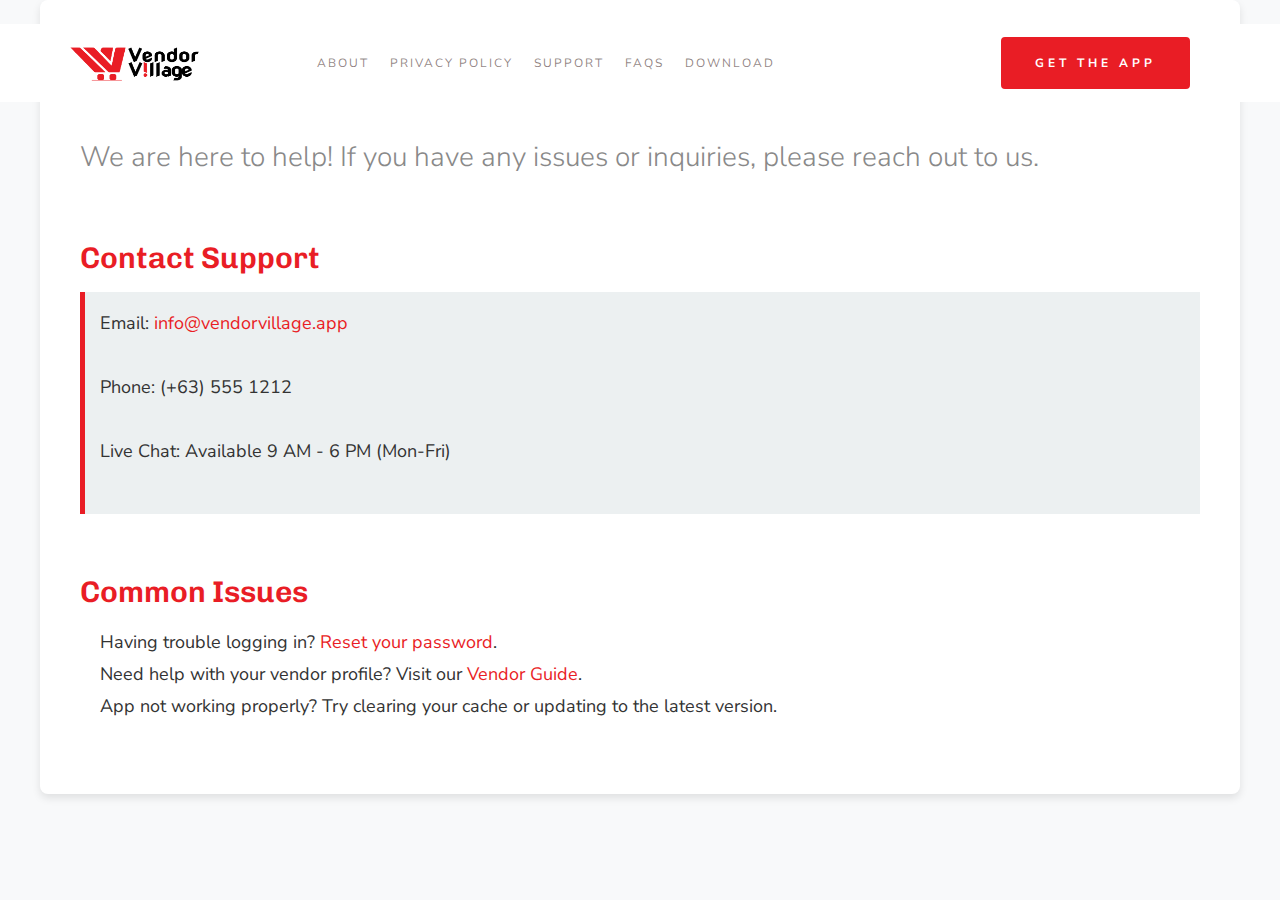
<file: support.html>
<!DOCTYPE html>
<html lang="en">
<head>
    <meta charset="UTF-8">
    <meta name="viewport" content="width=device-width, initial-scale=1.0">
    <title>Support - Vendor Village</title>
    <link rel="stylesheet" href="css/base.css">
    <link rel="stylesheet" href="css/vendor.css">
    <link rel="stylesheet" href="css/main.css">

    <link rel="shortcut icon" href="/images/logo.png" type="image/x-icon">
    <link rel="icon" href="/images/logo.png" type="image/x-icon">
    <style>
       body {
            color: #333;
            background-color: #f8f9fa;
        }
        .container {
            max-width: 1200px;
            margin: 0 auto;
            padding: 40px;
            background: #fff;
            box-shadow: 0px 4px 8px rgba(0, 0, 0, 0.1);
            border-radius: 8px;
        }
        h1, h2 {
            color: #E91D25;
        }
        ul {
            list-style: none;
            padding-left: 0;
        }
        .contact-info {
            background: #ecf0f1;
            padding: 15px;
            border-left: 5px solid #E91D25;
        }
        footer {
            text-align: center;
            padding: 20px;
            background: #E91D25;
            color: #fff;
            margin-top: 20px;
        }
    </style>
</head>
<body>
    <header class="s-header">

        <div class="row">
            <div class="header-logo">
                <a class="site-logo" href="index.html">
                    <img src="images/logo.png" alt="Homepage">
                </a>
            </div>
    
            <nav class="header-nav-wrap">
                <ul class="header-main-nav">
                    <li class="current"><a class="smoothscroll" href="#home" title="intro">Intro</a></li>
                    <li><a class="smoothscroll" href="#about" title="about">About</a></li>
                    <li><a href="/privacy-policy.html" title="privacy-policy">Privacy Policy</a></li>
                    <li><a href="/support.html" title="support">Support</a></li>
                    <li><a href="/faqs.html" title="pricing">FAQs</a></li>
                    <li><a class="smoothscroll" href="#download" title="download">Download</a></li>	
                </ul>
    
                <div class="header-cta">
                    <a href="#download" class="btn btn--primary header-cta__btn smoothscroll">Get The App</a>
                </div>
            </nav> <!-- end header-nav-wrap -->
    
            <a class="header-menu-toggle" href="#"><span>Menu</span></a>
        </div>

    </header> <!-- end header -->
    <section class="s-support target-section">
        <div class="container">
            <h1 class="display-1">Support</h1>
            <p class="lead">We are here to help! If you have any issues or inquiries, please reach out to us.</p>

            <h2>Contact Support</h2>
            <div class="contact-info">
                <p>Email: <a href="mailto:info@vendorvillage.app">info@vendorvillage.app</a></p>
                <p>Phone: (+63) 555 1212</p>
                <p>Live Chat: Available 9 AM - 6 PM (Mon-Fri)</p>
            </div>

            <h2>Common Issues</h2>
            <ul>
                <li>Having trouble logging in? <a href="#">Reset your password</a>.</li>
                <li>Need help with your vendor profile? Visit our <a href="#">Vendor Guide</a>.</li>
                <li>App not working properly? Try clearing your cache or updating to the latest version.</li>
            </ul>
        </div>
    </section>

   
</body>
</html>
</file>
<file: css/base.css>
/* =================================================================== 
 *
 *  Vendor Village v1.0 Base Stylesheet
 *  11-06-2018
 *  ------------------------------------------------------------------
 *
 *  TOC:
 *  # imports 
 *  # normalize
 *  # basic/base setup styles 
 *    ## Media
 *    ## Typography resets 
 *    ## links 
 *    ## inputs
 *  # grid
 *    ## medium size devices  
 *    ## tablets   
 *    ## mobile devices
 *    ## small mobile devices
 *  # block grids
 *    ## medium size devices
 *    ## tablets
 *    ## mobile devices
 *  # MISC
 *
 * =================================================================== */



/* ===================================================================
 * # imports 
 *
 * ------------------------------------------------------------------- */
@import url("https://fonts.googleapis.com/css?family=Nunito+Sans:300,400,500,600,700|Chivo:300,400,700,700i,900");
@import url("font-awesome/css/fontawesome-all.css");
@import url("micons/micons.css");



/* ===================================================================
 * # normalize
 * normalize.css v5.0.0 | MIT License |
 * github.com/necolas/normalize.css
 *
 * ------------------------------------------------------------------- */
html {
  font-family: sans-serif;
  line-height: 1.15;
  -ms-text-size-adjust: 100%;
  -webkit-text-size-adjust: 100%;
}

body {
  margin: 0;
}

article,
aside,
footer,
header,
nav,
section {
  display: block;
}

h1 {
  font-size: 2em;
  margin: 0.67em 0;
}

figcaption,
figure,
main {
  display: block;
}

figure {
  margin: 1em 40px;
}

hr {
  box-sizing: content-box;
  height: 0;
  overflow: visible;
}

pre {
  font-family: monospace, monospace;
  font-size: 1em;
}

a {
  background-color: transparent;
  -webkit-text-decoration-skip: objects;
}

a:active,
a:hover {
  outline-width: 0;
}

abbr[title] {
  border-bottom: none;
  text-decoration: underline;
  text-decoration: underline dotted;
}

b,
strong {
  font-weight: inherit;
}

b,
strong {
  font-weight: bolder;
}

code,
kbd,
samp {
  font-family: monospace, monospace;
  font-size: 1em;
}

dfn {
  font-style: italic;
}

mark {
  background-color: #ff0;
  color: #000;
}

small {
  font-size: 80%;
}

sub,
sup {
  font-size: 75%;
  line-height: 0;
  position: relative;
  vertical-align: baseline;
}

sub {
  bottom: -0.25em;
}

sup {
  top: -0.5em;
}

audio,
video {
  display: inline-block;
}

audio:not([controls]) {
  display: none;
  height: 0;
}

img {
  border-style: none;
}

svg:not(:root) {
  overflow: hidden;
}

button,
input,
optgroup,
select,
textarea {
  font-family: sans-serif;
  font-size: 100%;
  line-height: 1.15;
  margin: 0;
}

button,
input {
  overflow: visible;
}

button,
select {
  text-transform: none;
}

button,
html [type="button"],
[type="reset"],
[type="submit"] {
  -webkit-appearance: button;
}

button::-moz-focus-inner,
[type="button"]::-moz-focus-inner,
[type="reset"]::-moz-focus-inner,
[type="submit"]::-moz-focus-inner {
  border-style: none;
  padding: 0;
}

button:-moz-focusring,
[type="button"]:-moz-focusring,
[type="reset"]:-moz-focusring,
[type="submit"]:-moz-focusring {
  outline: 1px dotted ButtonText;
}

fieldset {
  border: 1px solid #c0c0c0;
  margin: 0 2px;
  padding: 0.35em 0.625em 0.75em;
}

legend {
  box-sizing: border-box;
  color: inherit;
  display: table;
  max-width: 100%;
  padding: 0;
  white-space: normal;
}

progress {
  display: inline-block;
  vertical-align: baseline;
}

textarea {
  overflow: auto;
}

[type="checkbox"],
[type="radio"] {
  box-sizing: border-box;
  padding: 0;
}

[type="number"]::-webkit-inner-spin-button,
[type="number"]::-webkit-outer-spin-button {
  height: auto;
}

[type="search"] {
  -webkit-appearance: textfield;
  outline-offset: -2px;
}

[type="search"]::-webkit-search-cancel-button,
[type="search"]::-webkit-search-decoration {
  -webkit-appearance: none;
}

::-webkit-file-upload-button {
  -webkit-appearance: button;
  font: inherit;
}

details,
menu {
  display: block;
}

summary {
  display: list-item;
}

canvas {
  display: inline-block;
}

template {
  display: none;
}

[hidden] {
  display: none;
}



/* ===================================================================
 * # basic/base setup styles
 *
 * ------------------------------------------------------------------- */
html {
  font-size: 62.5%;
  box-sizing: border-box;
}

*,
*::before,
*::after {
  box-sizing: inherit;
}

body {
  font-weight: normal;
  line-height: 1;
  word-wrap: break-word;
  text-rendering: optimizeLegibility;
  -webkit-overflow-scrolling: touch;
  -webkit-text-size-adjust: none;
}

body,
input,
button {
  -moz-osx-font-smoothing: grayscale;
  -webkit-font-smoothing: antialiased;
}


/* ------------------------------------------------------------------- 
 * ## Media
 * ------------------------------------------------------------------- */
img,
video {
  max-width: 100%;
  height: auto;
}


/* ------------------------------------------------------------------- 
 * ## Typography resets 
 * ------------------------------------------------------------------- */
div, dl, dt, dd, ul, ol, li, h1, h2, h3, h4, h5, h6, pre, form, p, blockquote, th, td {
  margin: 0;
  padding: 0;
}

h1, h2, h3, h4, h5, h6 {
  -webkit-font-smoothing: auto;
  -webkit-font-smoothing: antialiased;
  -webkit-font-variant-ligatures: common-ligatures;
  -moz-font-variant-ligatures: common-ligatures;
  font-variant-ligatures: common-ligatures;
  text-rendering: optimizeLegibility;
}

em,
i {
  font-style: italic;
  line-height: inherit;
}

strong,
b {
  font-weight: bold;
  line-height: inherit;
}

small {
  font-size: 60%;
  line-height: inherit;
}

ol,
ul {
  list-style: none;
}

li {
  display: block;
}


/* ------------------------------------------------------------------- 
 * ## links
 * ------------------------------------------------------------------- */
a {
  text-decoration: none;
  line-height: inherit;
}

a img {
  border: none;
}


/* ------------------------------------------------------------------- 
 * ## inputs
 * ------------------------------------------------------------------- */
fieldset {
  margin: 0;
  padding: 0;
}

input[type="email"],
input[type="number"],
input[type="search"],
input[type="text"],
input[type="tel"],
input[type="url"],
input[type="password"],
textarea {
  -webkit-appearance: none;
  -moz-appearance: none;
  -ms-appearance: none;
  -o-appearance: none;
  appearance: none;
}



/* ===================================================================
 * # grid
 *
 * ------------------------------------------------------------------- */
.row {
  width: 89%;
  max-width: 1200px;
  margin: 0 auto;
}

.row:after {
  content: "";
  display: table;
  clear: both;
}

.row .row {
  width: auto;
  max-width: none;
  margin-left: -20px;
  margin-right: -20px;
}

/* column blocks
 * -------------------------------------- */
[class*="col-"] {
  float: left;
  padding: 0 20px;
}

[class*="col-"] + [class*="col-"].end {
  float: right;
}

.collapse > [class*="col-"],
[class*="col-"].collapse {
  padding: 0;
}

/* column width classes 
 * -------------------------------------- */
.col-one {
  width: 8.33333%;
}

.col-two,
.col-1-6 {
  width: 16.66667%;
}

.col-three,
.col-1-4 {
  width: 25%;
}

.col-four,
.col-1-3 {
  width: 33.33333%;
}

.col-five {
  width: 41.66667%;
}

.col-six,
.col-1-2 {
  width: 50%;
}

.col-seven {
  width: 58.33333%;
}

.col-eight,
.col-2-3 {
  width: 66.66667%;
}

.col-nine,
.col-3-4 {
  width: 75%;
}

.col-ten,
.col-5-6 {
  width: 83.33333%;
}

.col-eleven {
  width: 91.66667%;
}

.col-twelve,
.col-full {
  width: 100%;
}


/* ------------------------------------------------------------------- 
 * ## medium size devices
 * ------------------------------------------------------------------- */
@media only screen and (max-width:1200px) {
  .row .row {
    margin-left: -16px;
    margin-right: -16px;
  }

  [class*="col-"] {
    padding: 0 16px;
  }

  .md-one {
    width: 8.33333%;
  }

  .md-two,
  .md-1-6 {
    width: 16.66667%;
  }

  .md-three,
  .md-1-4 {
    width: 25%;
  }

  .md-four,
  .md-1-3 {
    width: 33.33333%;
  }

  .md-five {
    width: 41.66667%;
  }

  .md-six,
  .md-1-2 {
    width: 50%;
  }

  .md-seven {
    width: 58.33333%;
  }

  .md-eight,
  .md-2-3 {
    width: 66.66667%;
  }

  .md-nine,
  .md-3-4 {
    width: 75%;
  }

  .md-ten,
  .md-5-6 {
    width: 83.33333%;
  }

  .md-eleven {
    width: 91.66667%;
  }

  .md-twelve,
  .md-full {
    width: 100%;
  }

}


/* ------------------------------------------------------------------- 
 * ## tablets
 * ------------------------------------------------------------------- */
@media only screen and (max-width:800px) {
  .row {
    width: 90%;
  }

  .tab-1-4 {
    width: 25%;
  }

  .tab-1-3 {
    width: 33.33333%;
  }

  .tab-1-2 {
    width: 50%;
  }

  .tab-2-3 {
    width: 66.66667%;
  }

  .tab-3-4 {
    width: 75%;
  }

  .tab-full {
    width: 100%;
  }

  .hide-on-tablet {
    display: none;
  }

}


/* ------------------------------------------------------------------- 
 * ## mobile devices
 * ------------------------------------------------------------------- */
@media only screen and (max-width:600px) {
  .row {
    width: auto;
    padding-left: 25px;
    padding-right: 25px;
  }

  .row .row {
    margin-left: -10px;
    margin-right: -10px;
    padding-left: 0;
    padding-right: 0;
  }

  [class*="col-"] {
    padding: 0 10px;
  }

  .mob-1-4 {
    width: 25%;
  }

  .mob-1-3 {
    width: 33.33333%;
  }

  .mob-1-2 {
    width: 50%;
  }

  .mob-2-3 {
    width: 66.66667%;
  }

  .mob-3-4 {
    width: 75%;
  }

  .mob-full {
    width: 100%;
  }

  .hide-on-mobile {
    display: none;
  }

}


/* ------------------------------------------------------------------- 
 * ## small mobile devices
 * ------------------------------------------------------------------- */

/* stack columns on small mobile devices
 * ------------------------------------------------------------------- */
@media only screen and (max-width:400px) {
  .row .row {
    margin-left: 0;
    margin-right: 0;
  }

  [class*="col-"]:not(.col-block) {
    width: 100% !important;
    float: none !important;
    clear: both !important;
    margin-left: 0;
    margin-right: 0;
    padding: 0;
  }

  [class*="col-"] + [class*="col-"].end {
    float: none;
  }

  .stack .col-block {
    width: 100% !important;
    float: none !important;
    clear: both !important;
    margin-left: 0;
    margin-right: 0;
    padding: 0;
  }

}



/* ===================================================================
 * # block grids
 * ------------------------------------------------------------------- */

/* Equally-sized columns define at row level
 * ------------------------------------------------------------------- */
[class*="block-"]:after {
  content: "";
  display: table;
  clear: both;
}

.block-1-6 .col-block {
  width: 16.66667%;
}

.block-1-5 .col-block {
  width: 20%;
}

.block-1-4 .col-block {
  width: 25%;
}

.block-1-3 .col-block {
  width: 33.33333%;
}

.block-1-2 .col-block {
  width: 50%;
}

/**
 * Clearing for block grid columns. Allow columns with 
 * different heights to align properly.
 */
.block-1-6 .col-block:nth-child(6n+1),
.block-1-5 .col-block:nth-child(5n+1),
.block-1-4 .col-block:nth-child(4n+1),
.block-1-3 .col-block:nth-child(3n+1),
.block-1-2 .col-block:nth-child(2n+1) {
  clear: both;
}


/* ------------------------------------------------------------------- 
 * ## medium size devices
 * ------------------------------------------------------------------- */
@media only screen and (max-width:1200px) {
  .block-m-1-6 .col-block {
    width: 16.66667%;
  }

  .block-m-1-5 .col-block {
    width: 20%;
  }

  .block-m-1-4 .col-block {
    width: 25%;
  }

  .block-m-1-3 .col-block {
    width: 33.33333%;
  }

  .block-m-1-2 .col-block {
    width: 50%;
  }

  .block-m-full .col-block {
    width: 100%;
    clear: both;
  }

  [class*="block-m-"] .col-block:nth-child(n) {
    clear: none;
  }

  .block-m-1-6 .col-block:nth-child(6n+1),
  .block-m-1-5 .col-block:nth-child(5n+1),
  .block-m-1-4 .col-block:nth-child(4n+1),
  .block-m-1-3 .col-block:nth-child(3n+1),
  .block-m-1-2 .col-block:nth-child(2n+1) {
    clear: both;
  }

}


/* ------------------------------------------------------------------- 
 * ## tablets
 * ------------------------------------------------------------------- */
@media only screen and (max-width:800px) {
  .block-tab-1-6 .col-block {
    width: 16.66667%;
  }

  .block-tab-1-5 .col-block {
    width: 20%;
  }

  .block-tab-1-4 .col-block {
    width: 25%;
  }

  .block-tab-1-3 .col-block {
    width: 33.33333%;
  }

  .block-tab-1-2 .col-block {
    width: 50%;
  }

  .block-tab-full .col-block {
    width: 100%;
    clear: both;
  }

  [class*="block-tab-"] .col-block:nth-child(n) {
    clear: none;
  }

  .block-tab-1-6 .col-block:nth-child(6n+1),
  .block-tab-1-5 .col-block:nth-child(5n+1),
  .block-tab-1-4 .col-block:nth-child(4n+1),
  .block-tab-1-3 .col-block:nth-child(3n+1),
  .block-tab-1-2 .col-block:nth-child(2n+1) {
    clear: both;
  }

}


/* ------------------------------------------------------------------- 
 * ## mobile devices
 * ------------------------------------------------------------------- */
@media only screen and (max-width:600px) {
  .block-mob-1-6 .col-block {
    width: 16.66667%;
  }

  .block-mob-1-5 .col-block {
    width: 20%;
  }

  .block-mob-1-4 .col-block {
    width: 25%;
  }

  .block-mob-1-3 .col-block {
    width: 33.33333%;
  }

  .block-mob-1-2 .col-block {
    width: 50%;
  }

  .block-mob-full .col-block {
    width: 100%;
    clear: both;
  }

  [class*="block-mob-"] .col-block:nth-child(n) {
    clear: none;
  }

  .block-mob-1-6 .col-block:nth-child(6n+1),
  .block-mob-1-5 .col-block:nth-child(5n+1),
  .block-mob-1-4 .col-block:nth-child(4n+1),
  .block-mob-1-3 .col-block:nth-child(3n+1),
  .block-mob-1-2 .col-block:nth-child(2n+1) {
    clear: both;
  }

}



/* ===================================================================
 * # MISC
 *
 * ------------------------------------------------------------------- */
.group:after {
  content: "";
  display: table;
  clear: both;
}

/* Misc Helper Styles
 * -------------------------------------- */
.is-hidden {
  display: none;
}

.is-invisible {
  visibility: hidden;
}

.antialiased {
  -webkit-font-smoothing: antialiased;
  -moz-osx-font-smoothing: grayscale;
}

.overflow-hidden {
  overflow: hidden;
}

.remove-bottom {
  margin-bottom: 0;
}

.half-bottom {
  margin-bottom: 1.6rem !important;
}

.add-bottom {
  margin-bottom: 3.2rem !important;
}

.no-border {
  border: none;
}

.full-width {
  width: 100%;
}

.text-center {
  text-align: center;
}

.text-left {
  text-align: left;
}

.text-right {
  text-align: right;
}

.pull-left {
  float: left;
}

.pull-right {
  float: right;
}

.align-center {
  margin-left: auto;
  margin-right: auto;
  text-align: center;
}

/*# sourceMappingURL=base.css.map */
</file>
<file: css/vendor.css>
/* =================================================================== 
 *
 *  Kairos v1.0 Vendor/Third Party CSS 
 *  11-06-2018
 *  ------------------------------------------------------------------
 *
 *  TOC:
 *  # animate on scroll 
 *  # slick slider
 *  # lity - v1.6.6 - 2016-04-22
 *
 * =================================================================== */



/* ===================================================================
 * # animate on scroll 
 * https://michalsnik.github.io/aos/
 * ------------------------------------------------------------------- */
[data-aos][data-aos][data-aos-duration='50'],
body[data-aos-duration='50'] [data-aos] {
  transition-duration: 50ms;
}

[data-aos][data-aos][data-aos-delay='50'],
body[data-aos-delay='50'] [data-aos] {
  transition-delay: 0;
}

[data-aos][data-aos][data-aos-delay='50'].aos-animate,
body[data-aos-delay='50'] [data-aos].aos-animate {
  transition-delay: 50ms;
}

[data-aos][data-aos][data-aos-duration='100'],
body[data-aos-duration='100'] [data-aos] {
  transition-duration: .1s;
}

[data-aos][data-aos][data-aos-delay='100'],
body[data-aos-delay='100'] [data-aos] {
  transition-delay: 0;
}

[data-aos][data-aos][data-aos-delay='100'].aos-animate,
body[data-aos-delay='100'] [data-aos].aos-animate {
  transition-delay: .1s;
}

[data-aos][data-aos][data-aos-duration='150'],
body[data-aos-duration='150'] [data-aos] {
  transition-duration: .15s;
}

[data-aos][data-aos][data-aos-delay='150'],
body[data-aos-delay='150'] [data-aos] {
  transition-delay: 0;
}

[data-aos][data-aos][data-aos-delay='150'].aos-animate,
body[data-aos-delay='150'] [data-aos].aos-animate {
  transition-delay: .15s;
}

[data-aos][data-aos][data-aos-duration='200'],
body[data-aos-duration='200'] [data-aos] {
  transition-duration: .2s;
}

[data-aos][data-aos][data-aos-delay='200'],
body[data-aos-delay='200'] [data-aos] {
  transition-delay: 0;
}

[data-aos][data-aos][data-aos-delay='200'].aos-animate,
body[data-aos-delay='200'] [data-aos].aos-animate {
  transition-delay: .2s;
}

[data-aos][data-aos][data-aos-duration='250'],
body[data-aos-duration='250'] [data-aos] {
  transition-duration: .25s;
}

[data-aos][data-aos][data-aos-delay='250'],
body[data-aos-delay='250'] [data-aos] {
  transition-delay: 0;
}

[data-aos][data-aos][data-aos-delay='250'].aos-animate,
body[data-aos-delay='250'] [data-aos].aos-animate {
  transition-delay: .25s;
}

[data-aos][data-aos][data-aos-duration='300'],
body[data-aos-duration='300'] [data-aos] {
  transition-duration: .3s;
}

[data-aos][data-aos][data-aos-delay='300'],
body[data-aos-delay='300'] [data-aos] {
  transition-delay: 0;
}

[data-aos][data-aos][data-aos-delay='300'].aos-animate,
body[data-aos-delay='300'] [data-aos].aos-animate {
  transition-delay: .3s;
}

[data-aos][data-aos][data-aos-duration='350'],
body[data-aos-duration='350'] [data-aos] {
  transition-duration: .35s;
}

[data-aos][data-aos][data-aos-delay='350'],
body[data-aos-delay='350'] [data-aos] {
  transition-delay: 0;
}

[data-aos][data-aos][data-aos-delay='350'].aos-animate,
body[data-aos-delay='350'] [data-aos].aos-animate {
  transition-delay: .35s;
}

[data-aos][data-aos][data-aos-duration='400'],
body[data-aos-duration='400'] [data-aos] {
  transition-duration: .4s;
}

[data-aos][data-aos][data-aos-delay='400'],
body[data-aos-delay='400'] [data-aos] {
  transition-delay: 0;
}

[data-aos][data-aos][data-aos-delay='400'].aos-animate,
body[data-aos-delay='400'] [data-aos].aos-animate {
  transition-delay: .4s;
}

[data-aos][data-aos][data-aos-duration='450'],
body[data-aos-duration='450'] [data-aos] {
  transition-duration: .45s;
}

[data-aos][data-aos][data-aos-delay='450'],
body[data-aos-delay='450'] [data-aos] {
  transition-delay: 0;
}

[data-aos][data-aos][data-aos-delay='450'].aos-animate,
body[data-aos-delay='450'] [data-aos].aos-animate {
  transition-delay: .45s;
}

[data-aos][data-aos][data-aos-duration='500'],
body[data-aos-duration='500'] [data-aos] {
  transition-duration: .5s;
}

[data-aos][data-aos][data-aos-delay='500'],
body[data-aos-delay='500'] [data-aos] {
  transition-delay: 0;
}

[data-aos][data-aos][data-aos-delay='500'].aos-animate,
body[data-aos-delay='500'] [data-aos].aos-animate {
  transition-delay: .5s;
}

[data-aos][data-aos][data-aos-duration='550'],
body[data-aos-duration='550'] [data-aos] {
  transition-duration: .55s;
}

[data-aos][data-aos][data-aos-delay='550'],
body[data-aos-delay='550'] [data-aos] {
  transition-delay: 0;
}

[data-aos][data-aos][data-aos-delay='550'].aos-animate,
body[data-aos-delay='550'] [data-aos].aos-animate {
  transition-delay: .55s;
}

[data-aos][data-aos][data-aos-duration='600'],
body[data-aos-duration='600'] [data-aos] {
  transition-duration: .6s;
}

[data-aos][data-aos][data-aos-delay='600'],
body[data-aos-delay='600'] [data-aos] {
  transition-delay: 0;
}

[data-aos][data-aos][data-aos-delay='600'].aos-animate,
body[data-aos-delay='600'] [data-aos].aos-animate {
  transition-delay: .6s;
}

[data-aos][data-aos][data-aos-duration='650'],
body[data-aos-duration='650'] [data-aos] {
  transition-duration: .65s;
}

[data-aos][data-aos][data-aos-delay='650'],
body[data-aos-delay='650'] [data-aos] {
  transition-delay: 0;
}

[data-aos][data-aos][data-aos-delay='650'].aos-animate,
body[data-aos-delay='650'] [data-aos].aos-animate {
  transition-delay: .65s;
}

[data-aos][data-aos][data-aos-duration='700'],
body[data-aos-duration='700'] [data-aos] {
  transition-duration: .7s;
}

[data-aos][data-aos][data-aos-delay='700'],
body[data-aos-delay='700'] [data-aos] {
  transition-delay: 0;
}

[data-aos][data-aos][data-aos-delay='700'].aos-animate,
body[data-aos-delay='700'] [data-aos].aos-animate {
  transition-delay: .7s;
}

[data-aos][data-aos][data-aos-duration='750'],
body[data-aos-duration='750'] [data-aos] {
  transition-duration: .75s;
}

[data-aos][data-aos][data-aos-delay='750'],
body[data-aos-delay='750'] [data-aos] {
  transition-delay: 0;
}

[data-aos][data-aos][data-aos-delay='750'].aos-animate,
body[data-aos-delay='750'] [data-aos].aos-animate {
  transition-delay: .75s;
}

[data-aos][data-aos][data-aos-duration='800'],
body[data-aos-duration='800'] [data-aos] {
  transition-duration: .8s;
}

[data-aos][data-aos][data-aos-delay='800'],
body[data-aos-delay='800'] [data-aos] {
  transition-delay: 0;
}

[data-aos][data-aos][data-aos-delay='800'].aos-animate,
body[data-aos-delay='800'] [data-aos].aos-animate {
  transition-delay: .8s;
}

[data-aos][data-aos][data-aos-duration='850'],
body[data-aos-duration='850'] [data-aos] {
  transition-duration: .85s;
}

[data-aos][data-aos][data-aos-delay='850'],
body[data-aos-delay='850'] [data-aos] {
  transition-delay: 0;
}

[data-aos][data-aos][data-aos-delay='850'].aos-animate,
body[data-aos-delay='850'] [data-aos].aos-animate {
  transition-delay: .85s;
}

[data-aos][data-aos][data-aos-duration='900'],
body[data-aos-duration='900'] [data-aos] {
  transition-duration: .9s;
}

[data-aos][data-aos][data-aos-delay='900'],
body[data-aos-delay='900'] [data-aos] {
  transition-delay: 0;
}

[data-aos][data-aos][data-aos-delay='900'].aos-animate,
body[data-aos-delay='900'] [data-aos].aos-animate {
  transition-delay: .9s;
}

[data-aos][data-aos][data-aos-duration='950'],
body[data-aos-duration='950'] [data-aos] {
  transition-duration: .95s;
}

[data-aos][data-aos][data-aos-delay='950'],
body[data-aos-delay='950'] [data-aos] {
  transition-delay: 0;
}

[data-aos][data-aos][data-aos-delay='950'].aos-animate,
body[data-aos-delay='950'] [data-aos].aos-animate {
  transition-delay: .95s;
}

[data-aos][data-aos][data-aos-duration='1000'],
body[data-aos-duration='1000'] [data-aos] {
  transition-duration: 1s;
}

[data-aos][data-aos][data-aos-delay='1000'],
body[data-aos-delay='1000'] [data-aos] {
  transition-delay: 0;
}

[data-aos][data-aos][data-aos-delay='1000'].aos-animate,
body[data-aos-delay='1000'] [data-aos].aos-animate {
  transition-delay: 1s;
}

[data-aos][data-aos][data-aos-duration='1050'],
body[data-aos-duration='1050'] [data-aos] {
  transition-duration: 1.05s;
}

[data-aos][data-aos][data-aos-delay='1050'],
body[data-aos-delay='1050'] [data-aos] {
  transition-delay: 0;
}

[data-aos][data-aos][data-aos-delay='1050'].aos-animate,
body[data-aos-delay='1050'] [data-aos].aos-animate {
  transition-delay: 1.05s;
}

[data-aos][data-aos][data-aos-duration='1100'],
body[data-aos-duration='1100'] [data-aos] {
  transition-duration: 1.1s;
}

[data-aos][data-aos][data-aos-delay='1100'],
body[data-aos-delay='1100'] [data-aos] {
  transition-delay: 0;
}

[data-aos][data-aos][data-aos-delay='1100'].aos-animate,
body[data-aos-delay='1100'] [data-aos].aos-animate {
  transition-delay: 1.1s;
}

[data-aos][data-aos][data-aos-duration='1150'],
body[data-aos-duration='1150'] [data-aos] {
  transition-duration: 1.15s;
}

[data-aos][data-aos][data-aos-delay='1150'],
body[data-aos-delay='1150'] [data-aos] {
  transition-delay: 0;
}

[data-aos][data-aos][data-aos-delay='1150'].aos-animate,
body[data-aos-delay='1150'] [data-aos].aos-animate {
  transition-delay: 1.15s;
}

[data-aos][data-aos][data-aos-duration='1200'],
body[data-aos-duration='1200'] [data-aos] {
  transition-duration: 1.2s;
}

[data-aos][data-aos][data-aos-delay='1200'],
body[data-aos-delay='1200'] [data-aos] {
  transition-delay: 0;
}

[data-aos][data-aos][data-aos-delay='1200'].aos-animate,
body[data-aos-delay='1200'] [data-aos].aos-animate {
  transition-delay: 1.2s;
}

[data-aos][data-aos][data-aos-duration='1250'],
body[data-aos-duration='1250'] [data-aos] {
  transition-duration: 1.25s;
}

[data-aos][data-aos][data-aos-delay='1250'],
body[data-aos-delay='1250'] [data-aos] {
  transition-delay: 0;
}

[data-aos][data-aos][data-aos-delay='1250'].aos-animate,
body[data-aos-delay='1250'] [data-aos].aos-animate {
  transition-delay: 1.25s;
}

[data-aos][data-aos][data-aos-duration='1300'],
body[data-aos-duration='1300'] [data-aos] {
  transition-duration: 1.3s;
}

[data-aos][data-aos][data-aos-delay='1300'],
body[data-aos-delay='1300'] [data-aos] {
  transition-delay: 0;
}

[data-aos][data-aos][data-aos-delay='1300'].aos-animate,
body[data-aos-delay='1300'] [data-aos].aos-animate {
  transition-delay: 1.3s;
}

[data-aos][data-aos][data-aos-duration='1350'],
body[data-aos-duration='1350'] [data-aos] {
  transition-duration: 1.35s;
}

[data-aos][data-aos][data-aos-delay='1350'],
body[data-aos-delay='1350'] [data-aos] {
  transition-delay: 0;
}

[data-aos][data-aos][data-aos-delay='1350'].aos-animate,
body[data-aos-delay='1350'] [data-aos].aos-animate {
  transition-delay: 1.35s;
}

[data-aos][data-aos][data-aos-duration='1400'],
body[data-aos-duration='1400'] [data-aos] {
  transition-duration: 1.4s;
}

[data-aos][data-aos][data-aos-delay='1400'],
body[data-aos-delay='1400'] [data-aos] {
  transition-delay: 0;
}

[data-aos][data-aos][data-aos-delay='1400'].aos-animate,
body[data-aos-delay='1400'] [data-aos].aos-animate {
  transition-delay: 1.4s;
}

[data-aos][data-aos][data-aos-duration='1450'],
body[data-aos-duration='1450'] [data-aos] {
  transition-duration: 1.45s;
}

[data-aos][data-aos][data-aos-delay='1450'],
body[data-aos-delay='1450'] [data-aos] {
  transition-delay: 0;
}

[data-aos][data-aos][data-aos-delay='1450'].aos-animate,
body[data-aos-delay='1450'] [data-aos].aos-animate {
  transition-delay: 1.45s;
}

[data-aos][data-aos][data-aos-duration='1500'],
body[data-aos-duration='1500'] [data-aos] {
  transition-duration: 1.5s;
}

[data-aos][data-aos][data-aos-delay='1500'],
body[data-aos-delay='1500'] [data-aos] {
  transition-delay: 0;
}

[data-aos][data-aos][data-aos-delay='1500'].aos-animate,
body[data-aos-delay='1500'] [data-aos].aos-animate {
  transition-delay: 1.5s;
}

[data-aos][data-aos][data-aos-duration='1550'],
body[data-aos-duration='1550'] [data-aos] {
  transition-duration: 1.55s;
}

[data-aos][data-aos][data-aos-delay='1550'],
body[data-aos-delay='1550'] [data-aos] {
  transition-delay: 0;
}

[data-aos][data-aos][data-aos-delay='1550'].aos-animate,
body[data-aos-delay='1550'] [data-aos].aos-animate {
  transition-delay: 1.55s;
}

[data-aos][data-aos][data-aos-duration='1600'],
body[data-aos-duration='1600'] [data-aos] {
  transition-duration: 1.6s;
}

[data-aos][data-aos][data-aos-delay='1600'],
body[data-aos-delay='1600'] [data-aos] {
  transition-delay: 0;
}

[data-aos][data-aos][data-aos-delay='1600'].aos-animate,
body[data-aos-delay='1600'] [data-aos].aos-animate {
  transition-delay: 1.6s;
}

[data-aos][data-aos][data-aos-duration='1650'],
body[data-aos-duration='1650'] [data-aos] {
  transition-duration: 1.65s;
}

[data-aos][data-aos][data-aos-delay='1650'],
body[data-aos-delay='1650'] [data-aos] {
  transition-delay: 0;
}

[data-aos][data-aos][data-aos-delay='1650'].aos-animate,
body[data-aos-delay='1650'] [data-aos].aos-animate {
  transition-delay: 1.65s;
}

[data-aos][data-aos][data-aos-duration='1700'],
body[data-aos-duration='1700'] [data-aos] {
  transition-duration: 1.7s;
}

[data-aos][data-aos][data-aos-delay='1700'],
body[data-aos-delay='1700'] [data-aos] {
  transition-delay: 0;
}

[data-aos][data-aos][data-aos-delay='1700'].aos-animate,
body[data-aos-delay='1700'] [data-aos].aos-animate {
  transition-delay: 1.7s;
}

[data-aos][data-aos][data-aos-duration='1750'],
body[data-aos-duration='1750'] [data-aos] {
  transition-duration: 1.75s;
}

[data-aos][data-aos][data-aos-delay='1750'],
body[data-aos-delay='1750'] [data-aos] {
  transition-delay: 0;
}

[data-aos][data-aos][data-aos-delay='1750'].aos-animate,
body[data-aos-delay='1750'] [data-aos].aos-animate {
  transition-delay: 1.75s;
}

[data-aos][data-aos][data-aos-duration='1800'],
body[data-aos-duration='1800'] [data-aos] {
  transition-duration: 1.8s;
}

[data-aos][data-aos][data-aos-delay='1800'],
body[data-aos-delay='1800'] [data-aos] {
  transition-delay: 0;
}

[data-aos][data-aos][data-aos-delay='1800'].aos-animate,
body[data-aos-delay='1800'] [data-aos].aos-animate {
  transition-delay: 1.8s;
}

[data-aos][data-aos][data-aos-duration='1850'],
body[data-aos-duration='1850'] [data-aos] {
  transition-duration: 1.85s;
}

[data-aos][data-aos][data-aos-delay='1850'],
body[data-aos-delay='1850'] [data-aos] {
  transition-delay: 0;
}

[data-aos][data-aos][data-aos-delay='1850'].aos-animate,
body[data-aos-delay='1850'] [data-aos].aos-animate {
  transition-delay: 1.85s;
}

[data-aos][data-aos][data-aos-duration='1900'],
body[data-aos-duration='1900'] [data-aos] {
  transition-duration: 1.9s;
}

[data-aos][data-aos][data-aos-delay='1900'],
body[data-aos-delay='1900'] [data-aos] {
  transition-delay: 0;
}

[data-aos][data-aos][data-aos-delay='1900'].aos-animate,
body[data-aos-delay='1900'] [data-aos].aos-animate {
  transition-delay: 1.9s;
}

[data-aos][data-aos][data-aos-duration='1950'],
body[data-aos-duration='1950'] [data-aos] {
  transition-duration: 1.95s;
}

[data-aos][data-aos][data-aos-delay='1950'],
body[data-aos-delay='1950'] [data-aos] {
  transition-delay: 0;
}

[data-aos][data-aos][data-aos-delay='1950'].aos-animate,
body[data-aos-delay='1950'] [data-aos].aos-animate {
  transition-delay: 1.95s;
}

[data-aos][data-aos][data-aos-duration='2000'],
body[data-aos-duration='2000'] [data-aos] {
  transition-duration: 2s;
}

[data-aos][data-aos][data-aos-delay='2000'],
body[data-aos-delay='2000'] [data-aos] {
  transition-delay: 0;
}

[data-aos][data-aos][data-aos-delay='2000'].aos-animate,
body[data-aos-delay='2000'] [data-aos].aos-animate {
  transition-delay: 2s;
}

[data-aos][data-aos][data-aos-duration='2050'],
body[data-aos-duration='2050'] [data-aos] {
  transition-duration: 2.05s;
}

[data-aos][data-aos][data-aos-delay='2050'],
body[data-aos-delay='2050'] [data-aos] {
  transition-delay: 0;
}

[data-aos][data-aos][data-aos-delay='2050'].aos-animate,
body[data-aos-delay='2050'] [data-aos].aos-animate {
  transition-delay: 2.05s;
}

[data-aos][data-aos][data-aos-duration='2100'],
body[data-aos-duration='2100'] [data-aos] {
  transition-duration: 2.1s;
}

[data-aos][data-aos][data-aos-delay='2100'],
body[data-aos-delay='2100'] [data-aos] {
  transition-delay: 0;
}

[data-aos][data-aos][data-aos-delay='2100'].aos-animate,
body[data-aos-delay='2100'] [data-aos].aos-animate {
  transition-delay: 2.1s;
}

[data-aos][data-aos][data-aos-duration='2150'],
body[data-aos-duration='2150'] [data-aos] {
  transition-duration: 2.15s;
}

[data-aos][data-aos][data-aos-delay='2150'],
body[data-aos-delay='2150'] [data-aos] {
  transition-delay: 0;
}

[data-aos][data-aos][data-aos-delay='2150'].aos-animate,
body[data-aos-delay='2150'] [data-aos].aos-animate {
  transition-delay: 2.15s;
}

[data-aos][data-aos][data-aos-duration='2200'],
body[data-aos-duration='2200'] [data-aos] {
  transition-duration: 2.2s;
}

[data-aos][data-aos][data-aos-delay='2200'],
body[data-aos-delay='2200'] [data-aos] {
  transition-delay: 0;
}

[data-aos][data-aos][data-aos-delay='2200'].aos-animate,
body[data-aos-delay='2200'] [data-aos].aos-animate {
  transition-delay: 2.2s;
}

[data-aos][data-aos][data-aos-duration='2250'],
body[data-aos-duration='2250'] [data-aos] {
  transition-duration: 2.25s;
}

[data-aos][data-aos][data-aos-delay='2250'],
body[data-aos-delay='2250'] [data-aos] {
  transition-delay: 0;
}

[data-aos][data-aos][data-aos-delay='2250'].aos-animate,
body[data-aos-delay='2250'] [data-aos].aos-animate {
  transition-delay: 2.25s;
}

[data-aos][data-aos][data-aos-duration='2300'],
body[data-aos-duration='2300'] [data-aos] {
  transition-duration: 2.3s;
}

[data-aos][data-aos][data-aos-delay='2300'],
body[data-aos-delay='2300'] [data-aos] {
  transition-delay: 0;
}

[data-aos][data-aos][data-aos-delay='2300'].aos-animate,
body[data-aos-delay='2300'] [data-aos].aos-animate {
  transition-delay: 2.3s;
}

[data-aos][data-aos][data-aos-duration='2350'],
body[data-aos-duration='2350'] [data-aos] {
  transition-duration: 2.35s;
}

[data-aos][data-aos][data-aos-delay='2350'],
body[data-aos-delay='2350'] [data-aos] {
  transition-delay: 0;
}

[data-aos][data-aos][data-aos-delay='2350'].aos-animate,
body[data-aos-delay='2350'] [data-aos].aos-animate {
  transition-delay: 2.35s;
}

[data-aos][data-aos][data-aos-duration='2400'],
body[data-aos-duration='2400'] [data-aos] {
  transition-duration: 2.4s;
}

[data-aos][data-aos][data-aos-delay='2400'],
body[data-aos-delay='2400'] [data-aos] {
  transition-delay: 0;
}

[data-aos][data-aos][data-aos-delay='2400'].aos-animate,
body[data-aos-delay='2400'] [data-aos].aos-animate {
  transition-delay: 2.4s;
}

[data-aos][data-aos][data-aos-duration='2450'],
body[data-aos-duration='2450'] [data-aos] {
  transition-duration: 2.45s;
}

[data-aos][data-aos][data-aos-delay='2450'],
body[data-aos-delay='2450'] [data-aos] {
  transition-delay: 0;
}

[data-aos][data-aos][data-aos-delay='2450'].aos-animate,
body[data-aos-delay='2450'] [data-aos].aos-animate {
  transition-delay: 2.45s;
}

[data-aos][data-aos][data-aos-duration='2500'],
body[data-aos-duration='2500'] [data-aos] {
  transition-duration: 2.5s;
}

[data-aos][data-aos][data-aos-delay='2500'],
body[data-aos-delay='2500'] [data-aos] {
  transition-delay: 0;
}

[data-aos][data-aos][data-aos-delay='2500'].aos-animate,
body[data-aos-delay='2500'] [data-aos].aos-animate {
  transition-delay: 2.5s;
}

[data-aos][data-aos][data-aos-duration='2550'],
body[data-aos-duration='2550'] [data-aos] {
  transition-duration: 2.55s;
}

[data-aos][data-aos][data-aos-delay='2550'],
body[data-aos-delay='2550'] [data-aos] {
  transition-delay: 0;
}

[data-aos][data-aos][data-aos-delay='2550'].aos-animate,
body[data-aos-delay='2550'] [data-aos].aos-animate {
  transition-delay: 2.55s;
}

[data-aos][data-aos][data-aos-duration='2600'],
body[data-aos-duration='2600'] [data-aos] {
  transition-duration: 2.6s;
}

[data-aos][data-aos][data-aos-delay='2600'],
body[data-aos-delay='2600'] [data-aos] {
  transition-delay: 0;
}

[data-aos][data-aos][data-aos-delay='2600'].aos-animate,
body[data-aos-delay='2600'] [data-aos].aos-animate {
  transition-delay: 2.6s;
}

[data-aos][data-aos][data-aos-duration='2650'],
body[data-aos-duration='2650'] [data-aos] {
  transition-duration: 2.65s;
}

[data-aos][data-aos][data-aos-delay='2650'],
body[data-aos-delay='2650'] [data-aos] {
  transition-delay: 0;
}

[data-aos][data-aos][data-aos-delay='2650'].aos-animate,
body[data-aos-delay='2650'] [data-aos].aos-animate {
  transition-delay: 2.65s;
}

[data-aos][data-aos][data-aos-duration='2700'],
body[data-aos-duration='2700'] [data-aos] {
  transition-duration: 2.7s;
}

[data-aos][data-aos][data-aos-delay='2700'],
body[data-aos-delay='2700'] [data-aos] {
  transition-delay: 0;
}

[data-aos][data-aos][data-aos-delay='2700'].aos-animate,
body[data-aos-delay='2700'] [data-aos].aos-animate {
  transition-delay: 2.7s;
}

[data-aos][data-aos][data-aos-duration='2750'],
body[data-aos-duration='2750'] [data-aos] {
  transition-duration: 2.75s;
}

[data-aos][data-aos][data-aos-delay='2750'],
body[data-aos-delay='2750'] [data-aos] {
  transition-delay: 0;
}

[data-aos][data-aos][data-aos-delay='2750'].aos-animate,
body[data-aos-delay='2750'] [data-aos].aos-animate {
  transition-delay: 2.75s;
}

[data-aos][data-aos][data-aos-duration='2800'],
body[data-aos-duration='2800'] [data-aos] {
  transition-duration: 2.8s;
}

[data-aos][data-aos][data-aos-delay='2800'],
body[data-aos-delay='2800'] [data-aos] {
  transition-delay: 0;
}

[data-aos][data-aos][data-aos-delay='2800'].aos-animate,
body[data-aos-delay='2800'] [data-aos].aos-animate {
  transition-delay: 2.8s;
}

[data-aos][data-aos][data-aos-duration='2850'],
body[data-aos-duration='2850'] [data-aos] {
  transition-duration: 2.85s;
}

[data-aos][data-aos][data-aos-delay='2850'],
body[data-aos-delay='2850'] [data-aos] {
  transition-delay: 0;
}

[data-aos][data-aos][data-aos-delay='2850'].aos-animate,
body[data-aos-delay='2850'] [data-aos].aos-animate {
  transition-delay: 2.85s;
}

[data-aos][data-aos][data-aos-duration='2900'],
body[data-aos-duration='2900'] [data-aos] {
  transition-duration: 2.9s;
}

[data-aos][data-aos][data-aos-delay='2900'],
body[data-aos-delay='2900'] [data-aos] {
  transition-delay: 0;
}

[data-aos][data-aos][data-aos-delay='2900'].aos-animate,
body[data-aos-delay='2900'] [data-aos].aos-animate {
  transition-delay: 2.9s;
}

[data-aos][data-aos][data-aos-duration='2950'],
body[data-aos-duration='2950'] [data-aos] {
  transition-duration: 2.95s;
}

[data-aos][data-aos][data-aos-delay='2950'],
body[data-aos-delay='2950'] [data-aos] {
  transition-delay: 0;
}

[data-aos][data-aos][data-aos-delay='2950'].aos-animate,
body[data-aos-delay='2950'] [data-aos].aos-animate {
  transition-delay: 2.95s;
}

[data-aos][data-aos][data-aos-duration='3000'],
body[data-aos-duration='3000'] [data-aos] {
  transition-duration: 3s;
}

[data-aos][data-aos][data-aos-delay='3000'],
body[data-aos-delay='3000'] [data-aos] {
  transition-delay: 0;
}

[data-aos][data-aos][data-aos-delay='3000'].aos-animate,
body[data-aos-delay='3000'] [data-aos].aos-animate {
  transition-delay: 3s;
}

[data-aos][data-aos][data-aos-easing=linear],
body[data-aos-easing=linear] [data-aos] {
  transition-timing-function: cubic-bezier(0.25, 0.25, 0.75, 0.75);
}

[data-aos][data-aos][data-aos-easing=ease],
body[data-aos-easing=ease] [data-aos] {
  transition-timing-function: ease;
}

[data-aos][data-aos][data-aos-easing=ease-in],
body[data-aos-easing=ease-in] [data-aos] {
  transition-timing-function: ease-in;
}

[data-aos][data-aos][data-aos-easing=ease-out],
body[data-aos-easing=ease-out] [data-aos] {
  transition-timing-function: ease-out;
}

[data-aos][data-aos][data-aos-easing=ease-in-out],
body[data-aos-easing=ease-in-out] [data-aos] {
  transition-timing-function: ease-in-out;
}

[data-aos][data-aos][data-aos-easing=ease-in-back],
body[data-aos-easing=ease-in-back] [data-aos] {
  transition-timing-function: cubic-bezier(0.6, -0.28, 0.735, 0.045);
}

[data-aos][data-aos][data-aos-easing=ease-out-back],
body[data-aos-easing=ease-out-back] [data-aos] {
  transition-timing-function: cubic-bezier(0.175, 0.885, 0.32, 1.275);
}

[data-aos][data-aos][data-aos-easing=ease-in-out-back],
body[data-aos-easing=ease-in-out-back] [data-aos] {
  transition-timing-function: cubic-bezier(0.68, -0.55, 0.265, 1.55);
}

[data-aos][data-aos][data-aos-easing=ease-in-sine],
body[data-aos-easing=ease-in-sine] [data-aos] {
  transition-timing-function: cubic-bezier(0.47, 0, 0.745, 0.715);
}

[data-aos][data-aos][data-aos-easing=ease-out-sine],
body[data-aos-easing=ease-out-sine] [data-aos] {
  transition-timing-function: cubic-bezier(0.39, 0.575, 0.565, 1);
}

[data-aos][data-aos][data-aos-easing=ease-in-out-sine],
body[data-aos-easing=ease-in-out-sine] [data-aos] {
  transition-timing-function: cubic-bezier(0.445, 0.05, 0.55, 0.95);
}

[data-aos][data-aos][data-aos-easing=ease-in-quad],
body[data-aos-easing=ease-in-quad] [data-aos] {
  transition-timing-function: cubic-bezier(0.55, 0.085, 0.68, 0.53);
}

[data-aos][data-aos][data-aos-easing=ease-out-quad],
body[data-aos-easing=ease-out-quad] [data-aos] {
  transition-timing-function: cubic-bezier(0.25, 0.46, 0.45, 0.94);
}

[data-aos][data-aos][data-aos-easing=ease-in-out-quad],
body[data-aos-easing=ease-in-out-quad] [data-aos] {
  transition-timing-function: cubic-bezier(0.455, 0.03, 0.515, 0.955);
}

[data-aos][data-aos][data-aos-easing=ease-in-cubic],
body[data-aos-easing=ease-in-cubic] [data-aos] {
  transition-timing-function: cubic-bezier(0.55, 0.085, 0.68, 0.53);
}

[data-aos][data-aos][data-aos-easing=ease-out-cubic],
body[data-aos-easing=ease-out-cubic] [data-aos] {
  transition-timing-function: cubic-bezier(0.25, 0.46, 0.45, 0.94);
}

[data-aos][data-aos][data-aos-easing=ease-in-out-cubic],
body[data-aos-easing=ease-in-out-cubic] [data-aos] {
  transition-timing-function: cubic-bezier(0.455, 0.03, 0.515, 0.955);
}

[data-aos][data-aos][data-aos-easing=ease-in-quart],
body[data-aos-easing=ease-in-quart] [data-aos] {
  transition-timing-function: cubic-bezier(0.55, 0.085, 0.68, 0.53);
}

[data-aos][data-aos][data-aos-easing=ease-out-quart],
body[data-aos-easing=ease-out-quart] [data-aos] {
  transition-timing-function: cubic-bezier(0.25, 0.46, 0.45, 0.94);
}

[data-aos][data-aos][data-aos-easing=ease-in-out-quart],
body[data-aos-easing=ease-in-out-quart] [data-aos] {
  transition-timing-function: cubic-bezier(0.455, 0.03, 0.515, 0.955);
}

[data-aos^=fade][data-aos^=fade] {
  opacity: 0;
  transition-property: opacity, transform;
}

[data-aos^=fade][data-aos^=fade].aos-animate {
  opacity: 1;
  transform: translate(0);
}

[data-aos=fade-up] {
  transform: translateY(100px);
}

[data-aos=fade-down] {
  transform: translateY(-100px);
}

[data-aos=fade-right] {
  transform: translate(-100px);
}

[data-aos=fade-left] {
  transform: translate(100px);
}

[data-aos=fade-up-right] {
  transform: translate(-100px, 100px);
}

[data-aos=fade-up-left] {
  transform: translate(100px, 100px);
}

[data-aos=fade-down-right] {
  transform: translate(-100px, -100px);
}

[data-aos=fade-down-left] {
  transform: translate(100px, -100px);
}

[data-aos^=zoom][data-aos^=zoom] {
  opacity: 0;
  transition-property: opacity, transform;
}

[data-aos^=zoom][data-aos^=zoom].aos-animate {
  opacity: 1;
  transform: translate(0) scale(1);
}

[data-aos=zoom-in] {
  transform: scale(0.6);
}

[data-aos=zoom-in-up] {
  transform: translateY(100px) scale(0.6);
}

[data-aos=zoom-in-down] {
  transform: translateY(-100px) scale(0.6);
}

[data-aos=zoom-in-right] {
  transform: translate(-100px) scale(0.6);
}

[data-aos=zoom-in-left] {
  transform: translate(100px) scale(0.6);
}

[data-aos=zoom-out] {
  transform: scale(1.2);
}

[data-aos=zoom-out-up] {
  transform: translateY(100px) scale(1.2);
}

[data-aos=zoom-out-down] {
  transform: translateY(-100px) scale(1.2);
}

[data-aos=zoom-out-right] {
  transform: translate(-100px) scale(1.2);
}

[data-aos=zoom-out-left] {
  transform: translate(100px) scale(1.2);
}

[data-aos^=slide][data-aos^=slide] {
  transition-property: transform;
}

[data-aos^=slide][data-aos^=slide].aos-animate {
  transform: translate(0);
}

[data-aos=slide-up] {
  transform: translateY(100%);
}

[data-aos=slide-down] {
  transform: translateY(-100%);
}

[data-aos=slide-right] {
  transform: translateX(-100%);
}

[data-aos=slide-left] {
  transform: translateX(100%);
}

[data-aos^=flip][data-aos^=flip] {
  backface-visibility: hidden;
  transition-property: transform;
}

[data-aos=flip-left] {
  transform: perspective(2500px) rotateY(-100deg);
}

[data-aos=flip-left].aos-animate {
  transform: perspective(2500px) rotateY(0);
}

[data-aos=flip-right] {
  transform: perspective(2500px) rotateY(100deg);
}

[data-aos=flip-right].aos-animate {
  transform: perspective(2500px) rotateY(0);
}

[data-aos=flip-up] {
  transform: perspective(2500px) rotateX(-100deg);
}

[data-aos=flip-up].aos-animate {
  transform: perspective(2500px) rotateX(0);
}

[data-aos=flip-down] {
  transform: perspective(2500px) rotateX(100deg);
}

[data-aos=flip-down].aos-animate {
  transform: perspective(2500px) rotateX(0);
}

/*# sourceMappingURL=aos.css.map*/



/* ===================================================================
 * # slick slider
 * http://kenwheeler.github.io/slick/
 * ------------------------------------------------------------------- */
.slick-slider {
  position: relative;
  display: block;
  box-sizing: border-box;
  -webkit-touch-callout: none;
  -webkit-user-select: none;
  -khtml-user-select: none;
  -moz-user-select: none;
  -ms-user-select: none;
  user-select: none;
  -ms-touch-action: pan-y;
  touch-action: pan-y;
  -webkit-tap-highlight-color: transparent;
}

.slick-list {
  position: relative;
  overflow: hidden;
  display: block;
  margin: 0;
  padding: 0;
}

.slick-list:focus {
  outline: none;
}

.slick-list.dragging {
  cursor: pointer;
  cursor: hand;
}

.slick-slider .slick-track,
.slick-slider .slick-list {
  -webkit-transform: translate3d(0, 0, 0);
  -moz-transform: translate3d(0, 0, 0);
  -ms-transform: translate3d(0, 0, 0);
  -o-transform: translate3d(0, 0, 0);
  transform: translate3d(0, 0, 0);
}

.slick-track {
  position: relative;
  left: 0;
  top: 0;
  display: block;
}

.slick-track:before,
.slick-track:after {
  content: "";
  display: table;
}

.slick-track:after {
  clear: both;
}

.slick-loading .slick-track {
  visibility: hidden;
}

.slick-slide {
  float: left;
  height: 100%;
  min-height: 1px;
  display: none;
}

[dir="rtl"] .slick-slide {
  float: right;
}

.slick-slide img {
  display: block;
}

.slick-slide.slick-loading img {
  display: none;
}

.slick-slide.dragging img {
  pointer-events: none;
}

.slick-initialized .slick-slide {
  display: block;
}

.slick-loading .slick-slide {
  visibility: hidden;
}

.slick-vertical .slick-slide {
  display: block;
  height: auto;
  border: 1px solid transparent;
}

.slick-arrow.slick-hidden {
  display: none;
}



/* ===================================================================
 * # lity - v1.6.6 - 2016-04-22
 *   http://sorgalla.com/lity/
 *   Copyright (c) 2016 Jan Sorgalla; Licensed MIT 
 * ------------------------------------------------------------------- */
.lity {
  z-index: 9990;
  position: fixed;
  top: 0;
  right: 0;
  bottom: 0;
  left: 0;
  white-space: nowrap;
  background: #000000;
  background: rgba(0, 0, 0, 0.9);
  outline: none !important;
  opacity: 0;
  -webkit-transition: opacity 0.3s ease;
  -o-transition: opacity 0.3s ease;
  transition: opacity 0.3s ease;
}

.lity.lity-opened {
  opacity: 1;
}

.lity.lity-closed {
  opacity: 0;
}

.lity * {
  -webkit-box-sizing: border-box;
  -moz-box-sizing: border-box;
  box-sizing: border-box;
}

.lity-wrap {
  z-index: 9990;
  position: fixed;
  top: 0;
  right: 0;
  bottom: 0;
  left: 0;
  text-align: center;
  outline: none !important;
}

.lity-wrap:before {
  content: '';
  display: inline-block;
  height: 100%;
  vertical-align: middle;
  margin-right: -0.25em;
}

.lity-loader {
  z-index: 9991;
  color: #333;
  position: absolute;
  top: 50%;
  margin-top: -0.8em;
  width: 100%;
  text-align: center;
  font-size: 14px;
  font-family: Arial, Helvetica, sans-serif;
  opacity: 0;
  -webkit-transition: opacity 0.3s ease;
  -o-transition: opacity 0.3s ease;
  transition: opacity 0.3s ease;
}

.lity-loading .lity-loader {
  opacity: 1;
}

.lity-container {
  z-index: 9992;
  position: relative;
  text-align: left;
  vertical-align: middle;
  display: inline-block;
  white-space: normal;
  max-width: 100%;
  max-height: 100%;
  outline: none !important;
}

.lity-content {
  z-index: 9993;
  width: 100%;
  -webkit-transform: scale(1);
  -ms-transform: scale(1);
  -o-transform: scale(1);
  transform: scale(1);
  -webkit-transition: -webkit-transform 0.3s ease;
  -o-transition: -o-transform 0.3s ease;
  transition: transform 0.3s ease;
}

.lity-loading .lity-content,
.lity-closed .lity-content {
  -webkit-transform: scale(0.8);
  -ms-transform: scale(0.8);
  -o-transform: scale(0.8);
  transform: scale(0.8);
}

.lity-content:after {
  content: '';
  position: absolute;
  left: 0;
  top: 0;
  bottom: 0;
  display: block;
  right: 0;
  width: auto;
  height: auto;
  z-index: -1;
}

.lity-close {
  z-index: 9994;
  width: 42px;
  height: 42px;
  position: fixed;
  text-align: center !important;
  right: 20px;
  top: 20px;
  -webkit-appearance: none;
  cursor: pointer;
  text-decoration: none;
  text-align: center;
  padding: 0;
  margin: 0;
  color: white;
  font-style: normal;
  font-size: 30px;
  font-family: Arial, sans-serif;
  line-height: 42px;
  border: 0;
  background: transparent;
  outline: none;
  -webkit-box-shadow: none;
  box-shadow: none;
  font: 0/0 a;
  text-shadow: none;
  color: transparent;
  border-radius: 50%;
}

.lity-close::before,
.lity-close::after {
  display: block;
  content: "";
  height: 20px;
  width: 2px;
  background-color: white;
  position: absolute;
  top: 11px;
  left: 20px;
}

.lity-close::before {
  -webkit-transform: rotate(-45deg);
  -ms-transform: rotate(-45deg);
  transform: rotate(-45deg);
}

.lity-close::after {
  -webkit-transform: rotate(45deg);
  -ms-transform: rotate(45deg);
  transform: rotate(45deg);
}

.lity-close::-moz-focus-inner {
  border: 0;
  padding: 0;
}

.lity-close:hover,
.lity-close:focus,
.lity-close:active,
.lity-close:visited {
  text-decoration: none;
  text-align: center;
  padding: 0;
  color: #fff;
  font-style: normal;
  font-size: 30px;
  font-family: Arial, sans-serif;
  line-height: 36px;
  border: 0;
  background: transparent;
  outline: none;
  -webkit-box-shadow: none;
  box-shadow: none;
  font: 0/0 a;
  text-shadow: none;
  color: transparent;
}

.lity-close:hover::before,
.lity-close:hover::after,
.lity-close:focus::before,
.lity-close:focus::after,
.lity-close:active::before,
.lity-close:active::after,
.lity-close:visited::before,
.lity-close:visited::after {
  background-color: #E91D25;
}

/* Image */
.lity-image img {
  max-width: 100%;
  display: block;
  line-height: 0;
  border: 0;
}

/* iFrame */
.lity-iframe .lity-container {
  width: 100%;
  max-width: 964px;
}

.lity-iframe-container {
  width: 100%;
  height: 0;
  padding-top: 56.25%;
  overflow: auto;
  pointer-events: auto;
  -webkit-transform: translateZ(0);
  transform: translateZ(0);
  -webkit-overflow-scrolling: touch;
}

.lity-iframe-container iframe {
  position: absolute;
  display: block;
  top: 0;
  left: 0;
  width: 100%;
  height: 100%;
  background: #000;
}

.lity-hide {
  display: none;
}

/*# sourceMappingURL=vendor.css.map */
</file>
<file: css/main.css>
@charset "UTF-8";

/* =================================================================== 
 *
 *  Kairos v1.0 Main Stylesheet
 *  11-06-2018
 *  ------------------------------------------------------------------
 *
 *  TOC:
 *  # base style overrides
 *    ## links
 *  # typography & general theme styles
 *    ## Lists
 *    ## responsive video container
 *    ## floated image
 *    ## tables
 *    ## Spacing
 *    ## pace.js styles - minimal
 *  # preloader 
 *  # forms 
 *    ## Style Placeholder Text
 *    ## Change Autocomplete styles in Chrome
 *  # buttons
 *  # additional components
 *    ## alert box 
 *    ## additional typo styles
 *    ## skillbars 
 *  # reusable and common theme styles
 *    ## display headings
 *    ## section header
 *    ## slick slider
 *  # header styles
 *    ## header logo
 *    ## navigation 
 *    ## menu trigger
 *  # home
 *    ## home content
 *    ## home button section
 *    ## home social
 *    ## home scroll
 *    ## home animations
 *  # about
 *    ## about-desc slider
 *  # s-about-how
 *    ## video button
 *    ## stats
 *    ## process
 *  # features
 *    ## features list
 *  # testimonials
 *  # pricing
 *    ## pricing plan blocks
 *  # download
 *  # footer
 *    ## subscribe form
 *    ## footer social
 *    ## footer site links
 *    ## copyright
 *    ## go to top
 *
 * =================================================================== */



/* ===================================================================
 * # base style overrides
 *
 * ------------------------------------------------------------------- */
html {
  font-size: 10px;
}

@media only screen and (max-width:400px) {
  html {
    font-size: 9.444444444444444px;
  }

}

html,
body {
  height: 100%;
}

body {
  background: #121619;
  font-family: "Nunito Sans", sans-serif;
  font-size: 1.8rem;
  font-style: normal;
  font-weight: normal;
  line-height: 1.778;
  color: #E91D25;
  margin: 0;
  padding: 0;
}


/* ------------------------------------------------------------------- 
 * ## links
 * ------------------------------------------------------------------- */
a {
  color: #E91D25;
  -webkit-transition: all 0.3s ease-in-out;
  transition: all 0.3s ease-in-out;
}

a:hover,
a:focus,
a:active {
  color: #000000;
}

a:hover,
a:active {
  outline: 0;
}



/* ===================================================================
 * # typography & general theme styles
 * 
 * ------------------------------------------------------------------- */
h1, h2, h3, h4, h5, h6, .h1, .h2, .h3, .h4, .h5, .h6 {
  font-family: "Chivo", sans-serif;
  font-weight: 600;
  color: #000000;
  text-rendering: optimizeLegibility;
}

h1, .h1, h2, .h2, h3, .h3, h4, .h4 {
  margin-top: 6rem;
  margin-bottom: 1.6rem;
}

@media only screen and (max-width:600px) {
  h1, .h1, h2, .h2, h3, .h3, h4, .h4 {
    margin-top: 5.6rem;
  }
}

h5, .h5, h6, .h6 {
  margin-top: 4.8rem;
  margin-bottom: 1.2rem;
}

@media only screen and (max-width:600px) {
  h5, .h5, h6, .h6 {
    margin-top: 4rem;
    margin-bottom: 0.8rem;
  }
}

h1, .h1 {
  font-size: 3.6rem;
  line-height: 1.222;
  letter-spacing: -.05rem;
}

@media only screen and (max-width:600px) {
  h1, .h1 {
    font-size: 3.3rem;
    letter-spacing: -.07rem;
  }
}

h2, .h2 {
  font-size: 3rem;
  line-height: 1.2;
}

h3, .h3 {
  font-size: 2.4rem;
  line-height: 1.333;
}

h4, .h4 {
  font-size: 2.1rem;
  line-height: 1.333;
}

h5, .h5 {
  font-size: 1.8rem;
  line-height: 1.333;
}

h6, .h6 {
  font-size: 1.6rem;
  line-height: 1.25;
  text-transform: uppercase;
  letter-spacing: .16rem;
}

p img {
  margin: 0;
}

p.lead {
  font-family: "Nunito Sans", sans-serif;
  font-weight: 300;
  font-size: 2.8rem;
  line-height: 1.571;
  margin-bottom: 3.6rem;
  color: #898989;
}

@media only screen and (max-width:1200px) {
  p.lead {
    font-size: 2.6rem;
  }

}

@media only screen and (max-width:800px) {
  p.lead {
    font-size: 2.4rem;
  }

}

em,
i,
strong,
b {
  font-size: inherit;
  line-height: inherit;
}

em,
i {
  font-family: "Nunito Sans", sans-serif;
  font-style: italic;
}

strong,
b {
  font-family: "Nunito Sans", sans-serif;
  font-weight: 700;
}

small {
  font-size: 1.2rem;
  line-height: inherit;
}

blockquote {
  margin: 3.2rem 0;
  padding-left: 4.8rem;
  position: relative;
}

blockquote:before {
  content: "\201C";
  font-size: 10rem;
  line-height: 0px;
  margin: 0;
  color: #c2c2c2;
  color: #E91D25;
  font-family: Arial, Sans-serif;
  position: absolute;
  top: 4.4rem;
  left: -6px;
}

blockquote p {
  font-family: "Nunito Sans", sans-serif;
  font-weight: 400;
  padding: 0;
  font-size: 2.6rem;
  line-height: 1.692;
  color: #000000;
}

blockquote cite {
  display: block;
  font-family: "Nunito Sans", sans-serif;
  font-style: normal;
  font-size: 1.6rem;
  line-height: 1.25;
}

blockquote cite:before {
  content: "\2014 \0020";
}

blockquote cite,
blockquote cite a,
blockquote cite a:visited {
  color: #898989;
  border: none;
}

abbr {
  font-family: "Nunito Sans", sans-serif;
  font-weight: 700;
  font-variant: small-caps;
  text-transform: lowercase;
  letter-spacing: .05rem;
  color: #898989;
}

var,
kbd,
samp,
code,
pre {
  font-family: Consolas, "Andale Mono", Courier, "Courier New", monospace;
}

pre {
  padding: 2.4rem 3.2rem 3.2rem;
  background: #eaeaea;
  overflow-x: auto;
}

code {
  font-size: 1.4rem;
  margin: 0 .2rem;
  padding: .3rem .7rem;
  white-space: nowrap;
  background: #eaeaea;
  border: 1px solid #d6d6d6;
  color: #000000;
  border-radius: 4px;
}

pre > code {
  display: block;
  white-space: pre;
  line-height: 2;
  padding: 0;
  margin: 0;
}

pre.prettyprint > code {
  border: none;
}

del {
  text-decoration: line-through;
}

abbr[title],
dfn[title] {
  border-bottom: 1px dotted;
  cursor: help;
  text-decoration: none;
}

mark {
  background: #00f0bc;
  color: #000000;
}

hr {
  border: solid #eaeaea;
  border-width: 1px 0 0;
  clear: both;
  margin: 2.4rem 0 1.6rem;
  height: 0;
}


/* ------------------------------------------------------------------- 
 * ## Lists
 * ------------------------------------------------------------------- */
ol {
  list-style: decimal;
}

ul {
  list-style: disc;
}

li {
  display: list-item;
}

ol,
ul {
  margin-left: 1.6rem;
}

ul li {
  padding-left: .4rem;
}

ul ul,
ul ol,
ol ol,
ol ul {
  margin: .8rem 0 .8rem 1.6rem;
}

ul.disc li {
  display: list-item;
  list-style: none;
  padding: 0 0 0 .8rem;
  position: relative;
}

ul.disc li::before {
  content: "";
  display: inline-block;
  width: 8px;
  height: 8px;
  border-radius: 50%;
  background: #E91D25;
  position: absolute;
  left: -16px;
  top: 11px;
  vertical-align: middle;
}

dt {
  margin: 0;
  color: #E91D25;
}

dd {
  margin: 0 0 0 2rem;
}



/* ------------------------------------------------------------------- 
 * ## floated image
 * ------------------------------------------------------------------- */
img.pull-right {
  margin: 1.2rem 0 0 2.8rem;
}

img.pull-left {
  margin: 1.2rem 2.8rem 0 0;
}


/* ------------------------------------------------------------------- 
 * ## tables
 * ------------------------------------------------------------------- */
table {
  border-width: 0;
  width: 100%;
  max-width: 100%;
  font-family: "Nunito Sans", sans-serif;
  border-collapse: collapse;
}

th,
td {
  padding: 1.6rem 3.2rem 1.5rem;
  text-align: left;
  border-bottom: 1px solid #eaeaea;
}

th {
  color: #000000;
  font-family: "Nunito Sans", sans-serif;
  font-weight: 700;
}

th:first-child,
td:first-child {
  padding-left: 0;
}

th:last-child,
td:last-child {
  padding-right: 0;
}

.table-responsive {
  overflow-x: auto;
  -webkit-overflow-scrolling: touch;
}


/* ------------------------------------------------------------------- 
 * ## Spacing 
 * ------------------------------------------------------------------- */
fieldset,
button,
.btn {
  margin-bottom: 1.6rem;
}

input,
textarea,
select,
pre,
blockquote,
figure,
table,
p,
ul,
ol,
dl,
form,
.video-container,
.ss-custom-select {
  margin-bottom: 3.2rem;
}


/* ------------------------------------------------------------------- 
 * ## pace.js styles - minimal 
 * ------------------------------------------------------------------- */
.pace {
  -webkit-pointer-events: none;
  pointer-events: none;
  -webkit-user-select: none;
  -moz-user-select: none;
  user-select: none;
}

.pace-inactive {
  display: none;
}

.pace .pace-progress {
  z-index: 900;
  background: #E91D25;
  width: 100%;
  height: 4px;
  position: fixed;
  top: 0;
  right: 100%;
}

.oldie .pace {
  display: none;
}



/* ===================================================================
 * # preloader 
 *
 * ------------------------------------------------------------------- */
#preloader {
  position: fixed;
  top: 0;
  left: 0;
  right: 0;
  bottom: 0;
  background: #121619;
  z-index: 800;
  height: 100vh;
  width: 100%;
  overflow: hidden;
}

.no-js #preloader,
.oldie #preloader {
  display: none;
}

#loader {
  position: absolute;
  left: 50%;
  top: 50%;
  width: 6px;
  height: 6px;
  padding: 0;
  display: inline-block;
  -webkit-transform: translate3d(-50%, -50%, 0);
  -ms-transform: translate3d(-50%, -50%, 0);
  transform: translate3d(-50%, -50%, 0);
}

#loader > div {
  content: "";
  background: #E91D25;
  width: 6px;
  height: 6px;
  position: absolute;
  top: 0;
  left: 0;
  border-radius: 50%;
}

#loader > div:nth-of-type(1) {
  left: 15px;
}

#loader > div:nth-of-type(3) {
  left: -15px;
}

/* dots jump */
.dots-jump > div {
  -webkit-animation: dots-jump 1.2s infinite ease;
  animation: dots-jump 1.2s infinite ease;
  animation-delay: 0.2s;
}

.dots-jump > div:nth-of-type(1) {
  animation-delay: 0.4s;
}

.dots-jump > div:nth-of-type(3) {
  animation-delay: 0s;
}

@-webkit-keyframes dots-jump {
  0% {
    top: 0;
  }

  40% {
    top: -6px;
  }

  80% {
    top: 0;
  }

}

@keyframes dots-jump {
  0% {
    top: 0;
  }

  40% {
    top: -6px;
  }

  80% {
    top: 0;
  }

}

/* dots fade */
.dots-fade > div {
  -webkit-animation: dots-fade 1.6s infinite ease;
  animation: dots-fade 1.6s infinite ease;
  animation-delay: 0.4s;
}

.dots-fade > div:nth-of-type(1) {
  animation-delay: 0.8s;
}

.dots-fade > div:nth-of-type(3) {
  animation-delay: 0s;
}

@-webkit-keyframes dots-fade {
  0% {
    opacity: 1;
  }

  40% {
    opacity: 0.2;
  }

  80% {
    opacity: 1;
  }

}

@keyframes dots-fade {
  0% {
    opacity: 1;
  }

  40% {
    opacity: 0.2;
  }

  80% {
    opacity: 1;
  }

}

/* dots pulse */
.dots-pulse > div {
  -webkit-animation: dots-pulse 1.2s infinite ease;
  animation: dots-pulse 1.2s infinite ease;
  animation-delay: 0.2s;
}

.dots-pulse > div:nth-of-type(1) {
  animation-delay: 0.4s;
}

.dots-pulse > div:nth-of-type(3) {
  animation-delay: 0s;
}

@-webkit-keyframes dots-pulse {
  0% {
    -webkit-transform: scale(1);
    transform: scale(1);
  }

  40% {
    -webkit-transform: scale(1.1);
    transform: scale(1.3);
  }

  80% {
    -webkit-transform: scale(1);
    transform: scale(1);
  }

}

@keyframes dots-pulse {
  0% {
    -webkit-transform: scale(1);
    transform: scale(1);
  }

  40% {
    -webkit-transform: scale(1.1);
    transform: scale(1.3);
  }

  80% {
    -webkit-transform: scale(1);
    transform: scale(1);
  }

}



/* ===================================================================
 * # forms 
 *
 * ------------------------------------------------------------------- */
fieldset {
  border: none;
}

input[type="email"],
input[type="number"],
input[type="search"],
input[type="text"],
input[type="tel"],
input[type="url"],
input[type="password"],
textarea,
select {
  display: block;
  height: 6.4rem;
  padding: 1.5rem 24px 1.5rem;
  border: 0;
  outline: none;
  color: #545454;
  font-family: "Nunito Sans", sans-serif;
  font-size: 1.6rem;
  line-height: 3.2rem;
  max-width: 100%;
  background-color: rgba(0, 0, 0, 0.1);
  border: 1px solid transparent;
  border-radius: 4px;
  -webkit-transition: all 0.3s ease-in-out;
  transition: all 0.3s ease-in-out;
}

.ss-custom-select {
  position: relative;
  padding: 0;
}

.ss-custom-select select {
  -webkit-appearance: none;
  -moz-appearance: none;
  -ms-appearance: none;
  -o-appearance: none;
  appearance: none;
  text-indent: 0.01px;
  text-overflow: '';
  margin: 0;
  line-height: 3rem;
  vertical-align: middle;
}

.ss-custom-select select option {
  padding-left: 2rem;
  padding-right: 2rem;
}

.ss-custom-select select::-ms-expand {
  display: none;
}

.ss-custom-select::after {
  border-bottom: 2px solid rgba(0, 0, 0, 0.5);
  border-right: 2px solid rgba(0, 0, 0, 0.5);
  content: '';
  display: block;
  height: 8px;
  width: 8px;
  margin-top: -7px;
  pointer-events: none;
  position: absolute;
  right: 2.4rem;
  top: 50%;
  -webkit-transform-origin: 66% 66%;
  -ms-transform-origin: 66% 66%;
  transform-origin: 66% 66%;
  -webkit-transform: rotate(45deg);
  -ms-transform: rotate(45deg);
  transform: rotate(45deg);
  -webkit-transition: all 0.15s ease-in-out;
  transition: all 0.15s ease-in-out;
}

/* IE9 and below */
.oldie .ss-custom-select::after {
  display: none;
}

textarea {
  min-height: 25.6rem;
}

input[type="email"]:focus,
input[type="number"]:focus,
input[type="search"]:focus,
input[type="text"]:focus,
input[type="tel"]:focus,
input[type="url"]:focus,
input[type="password"]:focus,
textarea:focus,
select:focus {
  color: #000000;
  box-shadow: 0 0 5px rgba(91, 79, 150, 0.8);
  border: 1px solid #E91D25;
}

label,
legend {
  font-family: "Nunito Sans", sans-serif;
  font-weight: 700;
  font-size: 1.4rem;
  line-height: 2;
  margin-bottom: .8rem;
  color: #000000;
  display: block;
}

input[type="checkbox"],
input[type="radio"] {
  display: inline;
}

label > .label-text {
  display: inline-block;
  margin-left: 1rem;
  font-family: "Nunito Sans", sans-serif;
  line-height: inherit;
}

label > input[type="checkbox"],
label > input[type="radio"] {
  margin: 0;
  position: relative;
  top: .2rem;
}


/* ------------------------------------------------------------------- 
 * ## Style Placeholder Text
 * ------------------------------------------------------------------- */
::-webkit-input-placeholder {

  /* WebKit, Blink, Edge */
  color: #9c9c9c;
}

:-moz-placeholder {

  /* Mozilla Firefox 4 to 18 */
  color: #9c9c9c;
  opacity: 1;
}

::-moz-placeholder {

  /* Mozilla Firefox 19+ */
  color: #9c9c9c;
  opacity: 1;
}

:-ms-input-placeholder {

  /* Internet Explorer 10-11 */
  color: #9c9c9c;
}

::-ms-input-placeholder {

  /* Microsoft Edge */
  color: #9c9c9c;
}

::placeholder {

  /* Most modern browsers support this now. */
  color: #9c9c9c;
}

.placeholder {
  color: #9c9c9c !important;
}


/* ------------------------------------------------------------------- 
 * ## Change Autocomplete styles in Chrome
 * ------------------------------------------------------------------- */
input:-webkit-autofill,
input:-webkit-autofill:hover,
input:-webkit-autofill:focus
input:-webkit-autofill,
textarea:-webkit-autofill,
textarea:-webkit-autofill:hover
textarea:-webkit-autofill:focus,
select:-webkit-autofill,
select:-webkit-autofill:hover,
select:-webkit-autofill:focus {
  -webkit-text-fill-color: #E91D25;
  transition: background-color 5000s ease-in-out 0s;
}



/* ===================================================================
 * # buttons
 *
 * ------------------------------------------------------------------- */
.btn,
button,
input[type="submit"],
input[type="reset"],
input[type="button"] {
  display: inline-block;
  font-family: "Nunito Sans", sans-serif;
  font-weight: 700;
  font-size: 1.4rem;
  text-transform: uppercase;
  letter-spacing: .4rem;
  height: 6rem;
  line-height: 5.6rem;
  padding: 0 3.2rem;
  margin: 0 .4rem 1.6rem 0;
  color: #000000;
  text-decoration: none;
  text-align: center;
  white-space: nowrap;
  cursor: pointer;
  -webkit-transition: all 0.3s ease-in-out;
  transition: all 0.3s ease-in-out;
  border-radius: 4px;
  background-color: #d6d6d6;
  border: 0.2rem solid #d6d6d6;
}

.btn:hover,
button:hover,
input[type="submit"]:hover,
input[type="reset"]:hover,
input[type="button"]:hover,
.btn:focus,
button:focus,
input[type="submit"]:focus,
input[type="reset"]:focus,
input[type="button"]:focus {
  background-color: #c2c2c2;
  border-color: #c2c2c2;
  color: #000000;
  outline: 0;
}

/* button primary
 * ------------------------------------------------- */
.btn.btn--primary,
button.btn--primary,
input[type="submit"].btn--primary,
input[type="reset"].btn--primary,
input[type="button"].btn--primary {
  background: #E91D25;
  border-color: #E91D25;
  color: #ffffff;
}

.btn.btn--primary:hover,
button.btn--primary:hover,
input[type="submit"].btn--primary:hover,
input[type="reset"].btn--primary:hover,
input[type="button"].btn--primary:hover,
.btn.btn--primary:focus,
button.btn--primary:focus,
input[type="submit"].btn--primary:focus,
input[type="reset"].btn--primary:focus,
input[type="button"].btn--primary:focus {
  background: #514686;
  border-color: #514686;
}

/* button modifiers
 * ------------------------------------------------- */
.btn.full-width,
button.full-width {
  width: 100%;
  margin-right: 0;
}

.btn--medium,
button.btn--medium {
  height: 6.4rem !important;
  line-height: 6rem !important;
}

.btn--large,
button.btn--large {
  height: 6.8rem !important;
  line-height: 6.4rem !important;
}

.btn--stroke,
button.btn--stroke {
  background: transparent !important;
  border: 0.2rem solid #000000;
  color: #000000;
}

.btn--stroke:hover,
button.btn--stroke:hover {
  background: #000000 !important;
  border: 0.2rem solid #000000;
  color: #ffffff;
}

.btn--pill,
button.btn--pill {
  padding-left: 3.2rem !important;
  padding-right: 3.2rem !important;
  border-radius: 1000px !important;
}

button::-moz-focus-inner,
input::-moz-focus-inner {
  border: 0;
  padding: 0;
}



/* =================================================================== 
 * # additional components
 *
 * ------------------------------------------------------------------- */


/* ------------------------------------------------------------------- 
 * ## alert box 
 * ------------------------------------------------------------------- */
.alert-box {
  padding: 2.4rem 4rem 2.4rem 3.2rem;
  position: relative;
  margin-bottom: 3.2rem;
  border-radius: 4px;
  font-family: "Nunito Sans", sans-serif;
  font-weight: 600;
  font-size: 1.5rem;
  line-height: 1.6;
}

.alert-box__close {
  position: absolute;
  right: 1.6rem;
  top: 1.6rem;
  cursor: pointer;
}

.alert-box__close.fa {
  font-size: 12px;
}

.alert-box--error {
  background-color: #ffd1d2;
  color: #dd4043;
}

.alert-box--success {
  background-color: #c8e675;
  color: #637533;
}

.alert-box--info {
  background-color: #d5ebfb;
  color: #5499c9;
}

.alert-box--notice {
  background-color: #fff099;
  color: #c3ab22;
}


/* ------------------------------------------------------------------- 
 * ## additional typo styles 
 * ------------------------------------------------------------------- */

/* drop cap 
 * ----------------------------------------------- */
.drop-cap:first-letter {
  float: left;
  margin: 0;
  padding: 1.6rem .8rem 0 0;
  font-family: "Chivo", sans-serif;
  font-weight: 700;
  font-size: 8.6rem;
  line-height: 6rem;
  text-indent: 0;
  background: transparent;
  color: #121619;
}

/* line definition style 
 * ----------------------------------------------- */
.lining dt,
.lining dd {
  display: inline;
  margin: 0;
}

.lining dt + dt:before,
.lining dd + dt:before {
  content: "\A";
  white-space: pre;
}

.lining dd + dd:before {
  content: ", ";
}

.lining dd + dd:before {
  content: ", ";
}

.lining dd:before {
  content: ": ";
  margin-left: -0.2em;
}

/* dictionary definition style 
 * ----------------------------------------------- */
.dictionary-style dt {
  display: inline;
  counter-reset: definitions;
}

.dictionary-style dt + dt:before {
  content: ", ";
  margin-left: -0.2em;
}

.dictionary-style dd {
  display: block;
  counter-increment: definitions;
}

.dictionary-style dd:before {
  content: counter(definitions, decimal) ". ";
}

/** 
 * Pull Quotes
 * -----------
 * markup:
 *
 * <aside class="pull-quote">
 *    <blockquote>
 *      <p></p>
 *    </blockquote>
 *  </aside>
 *
 * --------------------------------------------------------------------- */
.pull-quote {
  position: relative;
  padding: 2.4rem 3.2rem 2.4rem 0px;
}

.pull-quote:before,
.pull-quote:after {
  height: 1em;
  position: absolute;
  font-size: 10rem;
  font-family: Arial, Sans-serif;
  color: #E91D25;
}

.pull-quote:before {
  content: "\201C";
  top: -2.8rem;
  left: -6px;
}

.pull-quote:after {
  content: '\201D';
  bottom: 3.4rem;
  right: 6px;
}

.pull-quote blockquote {
  margin: 0;
  padding-left: 4.8rem;
  padding-right: 0;
  position: relative;
}

.pull-quote blockquote p {
  font-family: "Nunito Sans", sans-serif;
  font-weight: 400;
  padding: 0;
  font-size: 2.6rem;
  line-height: 1.692;
  color: #000000;
}

.pull-quote blockquote:before {
  content: none;
}

/** 
 * Stats Tab
 * ---------
 * markup:
 *
 * <ul class="stats-tabs">
 *    <li><a href="#">[value]<em>[name]</em></a></li>
 *  </ul>
 *
 * Extend this object into your markup.
 *
 * --------------------------------------------------------------------- */
.stats-tabs {
  padding: 0;
  margin: 3.2rem 0;
}

.stats-tabs li {
  display: inline-block;
  margin: 0 1.6rem 3.2rem 0;
  padding: 0 1.5rem 0 0;
  border-right: 1px solid #eaeaea;
}

.stats-tabs li:last-child {
  margin: 0;
  padding: 0;
  border: none;
}

.stats-tabs li a {
  display: inline-block;
  font-family: "Chivo", sans-serif;
  font-weight: 700;
  font-size: 2.5rem;
  line-height: 1.6;
  border: none;
  color: #000000;
}

.stats-tabs li a:hover {
  color: #E91D25;
}

.stats-tabs li a em {
  display: block;
  margin: .8rem 0 0 0;
  font-family: "Nunito Sans", sans-serif;
  font-size: 1.5rem;
  line-height: 2.4rem;
  font-weight: normal;
  font-style: normal;
  color: #898989;
}


/* ------------------------------------------------------------------- 
 * ## skillbars 
 * ------------------------------------------------------------------- */
.skill-bars {
  list-style: none;
  margin: 6.8rem 0 3.2rem;
}

.skill-bars li {
  height: .4rem;
  background: #d6d6d6;
  width: 100%;
  margin-bottom: 6.8rem;
  padding: 0;
  position: relative;
}

.skill-bars li strong {
  position: absolute;
  left: 0;
  top: -4rem;
  font-family: "Nunito Sans", sans-serif;
  font-weight: 700;
  color: #000000;
  text-transform: uppercase;
  letter-spacing: .2rem;
  font-size: 1.4rem;
  line-height: 2.4rem;
}

.skill-bars li .progress {
  background: #E91D25;
  position: relative;
  height: 100%;
}

.skill-bars li .progress span {
  position: absolute;
  right: 0;
  top: -3.6rem;
  display: block;
  font-family: "Nunito Sans", sans-serif;
  color: #ffffff;
  font-size: 1.1rem;
  line-height: 1;
  background: #000000;
  padding: .8rem .8rem;
  border-radius: 3px;
}

.skill-bars li .progress span::after {
  position: absolute;
  left: 50%;
  bottom: -5px;
  margin-left: -5px;
  border-right: 5px solid transparent;
  border-left: 5px solid transparent;
  border-top: 5px solid #000000;
  content: "";
}

.skill-bars li .percent5 {
  width: 5%;
}

.skill-bars li .percent10 {
  width: 10%;
}

.skill-bars li .percent15 {
  width: 15%;
}

.skill-bars li .percent20 {
  width: 20%;
}

.skill-bars li .percent25 {
  width: 25%;
}

.skill-bars li .percent30 {
  width: 30%;
}

.skill-bars li .percent35 {
  width: 35%;
}

.skill-bars li .percent40 {
  width: 40%;
}

.skill-bars li .percent45 {
  width: 45%;
}

.skill-bars li .percent50 {
  width: 50%;
}

.skill-bars li .percent55 {
  width: 55%;
}

.skill-bars li .percent60 {
  width: 60%;
}

.skill-bars li .percent65 {
  width: 65%;
}

.skill-bars li .percent70 {
  width: 70%;
}

.skill-bars li .percent75 {
  width: 75%;
}

.skill-bars li .percent80 {
  width: 80%;
}

.skill-bars li .percent85 {
  width: 85%;
}

.skill-bars li .percent90 {
  width: 90%;
}

.skill-bars li .percent95 {
  width: 95%;
}

.skill-bars li .percent100 {
  width: 100%;
}



/* ===================================================================
 * # reusable and common theme styles
 *
 * ------------------------------------------------------------------- */
.wide {
  max-width: 1400px;
}

.narrow {
  max-width: 1000px;
}


/* ------------------------------------------------------------------- 
 * ## display headings
 * ------------------------------------------------------------------- */
.display-1 {
  font-family: "Chivo", sans-serif;
  font-weight: 600;
  font-size: 5.5rem;
  line-height: 1.236;
  letter-spacing: -0.03rem;
  margin-top: 0;
  margin-bottom: 2.8rem;
}

.display-2 {
  font-family: "Chivo", sans-serif;
  font-weight: 600;
  font-size: 4.6rem;
  line-height: 1.217;
  margin-top: 0;
  margin-bottom: 3.2rem;
}

.item-title {
  font-weight: 600;
  font-size: 2.8rem;
  line-height: 1.286;
  margin-top: 0;
  margin-bottom: 2rem;
}


/* ------------------------------------------------------------------- 
 * ## section header
 * ------------------------------------------------------------------- */
.section-header {
  max-width: 800px;
}

.section-header.has-bottom-sep {
  padding-bottom: 2.8rem;
  position: relative;
  text-align: center;
}

.section-header.has-bottom-sep:after {
  content: "";
  display: table;
  clear: both;
}

.section-header.has-bottom-sep::before {
  content: "";
  display: inline-block;
  height: 1px;
  width: 320px;
  background-color: #d6d6d6;
  position: absolute;
  bottom: 0;
  left: 50%;
  -webkit-transform: translate3d(-50%, 0, 0);
  -ms-transform: translate3d(-50%, 0, 0);
  transform: translate3d(-50%, 0, 0);
}


/* ------------------------------------------------------------------- 
 * ## slick slider
 * ------------------------------------------------------------------- */
.slick-slider {
  position: relative;
}

.slick-slider .slick-slide {
  outline: none;
}

.slick-slider .slick-dots {
  display: block;
  list-style: none;
  width: 100%;
  padding: 0;
  margin: 4.2rem 0 0 0;
  text-align: center;
  position: absolute;
  top: 100%;
  left: 0;
}

.slick-slider .slick-dots li {
  display: inline-block;
  width: 27px;
  height: 27px;
  margin: 0;
  padding: 9px;
  cursor: pointer;
}

.slick-slider .slick-dots li button {
  display: block;
  width: 10px;
  height: 10px;
  line-height: 10px;
  border-radius: 50%;
  background: rgba(0, 0, 0, 0.4);
  border: none;
  padding: 0;
  margin: 0;
  cursor: pointer;
  font: 0/0 a;
  text-shadow: none;
  color: transparent;
}

.slick-slider .slick-dots li button:hover,
.slick-slider .slick-dots li button:focus {
  outline: none;
}

.slick-slider .slick-dots li.slick-active button,
.slick-slider .slick-dots li:hover button {
  background: #E91D25;
}


/* ------------------------------------------------------------------- 
 * responsive:
 * reusable and common theme styles
 * ------------------------------------------------------------------- */
@media only screen and (max-width:1000px) {
  .display-1 {
    font-size: 5.2rem;
  }

  .display-2 {
    font-size: 4.4rem;
  }

  .section-header {
    max-width: 680px;
  }

}

@media only screen and (max-width:800px) {
  .display-1 {
    font-size: 4.4rem;
  }

  .display-2 {
    font-size: 4rem;
  }

  .display-2 br {
    display: none;
  }

  .item-title {
    font-size: 2.4rem;
  }

  .section-header {
    max-width: 580px;
  }

}

@media only screen and (max-width:600px) {
  .section-header.has-bottom-sep::before {
    width: 240px;
  }

}

@media only screen and (max-width:500px) {
  .display-1 {
    font-size: 4.2rem;
  }

  .display-2 {
    font-size: 3.8rem;
  }

}

@media only screen and (max-width:400px) {
  .display-1 {
    font-size: 3.8rem;
  }

  .display-2 {
    font-size: 3.6rem;
  }

  .section-header.has-bottom-sep::before {
    width: 200px;
  }

}

@media only screen and (max-width:350px) {
  .display-1 {
    font-size: 3.6rem;
  }

  .display-2 {
    font-size: 3.4rem;
  }

}



/* ===================================================================
 * # header styles
 *
 * ------------------------------------------------------------------- */
.s-header {
  z-index: 600;
  width: 100%;
  height: 78px;
  background-color: #fff;
  position: absolute;
  top: 24px;
}

.s-header > .row {
  max-width: 1300px;
  height: 78px;
  position: relative;
}

.s-header.sticky {
  background-color: #fff;
  -webkit-transition: all 0.3s ease-in-out;
  transition: all 0.3s ease-in-out;
  position: fixed;
  top: 0;
}


/* -------------------------------------------------------------------
 * ## header logo
 * ------------------------------------------------------------------- */
.header-logo {
  z-index: 601;
  display: inline-block;
  margin: 6px 0 0 0;
  padding: 0;
  -webkit-transition: all 0.3s ease-in-out;
  transition: all 0.3s ease-in-out;
  -webkit-transform: translate3d(0, -50%, 0);
  -ms-transform: translate3d(0, -50%, 0);
  transform: translate3d(0, -50%, 0);
  position: absolute;
  left: 0;
  top: 50%;
}

.header-logo a {
  display: inline-block;
  padding: 0;
  outline: 0;
  border: none;
}

.header-logo img {
  width: 130px;
  height: 36px;
}


/* ------------------------------------------------------------------- 
 * ## navigation 
 * ------------------------------------------------------------------- */
.header-nav-wrap {
  font-family: "Nunito Sans", sans-serif;
  font-weight: 600;
  padding-left: 180px;
}

.header-nav-wrap .header-main-nav {
  display: inline-block;
  list-style: none;
  font-weight: 400;
  font-size: 12px;
  text-transform: uppercase;
  letter-spacing: 2px;
  margin: 0;
}

.header-nav-wrap .header-main-nav li {
  display: inline-block;
  padding-left: 0;
  margin-right: 1.6rem;
}

.header-nav-wrap .header-main-nav li a {
  display: block;
  line-height: 78px;
  color: rgba(35, 1, 1, 0.5);
  outline: none;
  position: relative;
}

.header-nav-wrap .header-main-nav li a:hover,
.header-nav-wrap .header-main-nav li a:focus {
  color: #ffffff;
}

.header-nav-wrap .header-main-nav li.current a {
  color: #ffffff;
}

.header-nav-wrap .header-cta {
  -webkit-transform: translate3d(0, -50%, 0);
  -ms-transform: translate3d(0, -50%, 0);
  transform: translate3d(0, -50%, 0);
  position: absolute;
  right: 40px;
  top: 50%;
}

.header-nav-wrap .header-cta__btn {
  font-size: 1.2rem;
  height: 5.2rem;
  line-height: 4.8rem;
  margin: 0;
}

.sticky .header-nav-wrap .header-cta__btn {
  height: 4.8rem;
  line-height: 4.4rem;
}


/* ------------------------------------------------------------------- 
 * ## menu trigger
 * ------------------------------------------------------------------- */
.header-menu-toggle {
  display: none;
  height: 42px;
  width: 42px;
  line-height: 42px;
  font-family: "Nunito Sans", sans-serif;
  font-size: 1.4rem;
  text-transform: uppercase;
  letter-spacing: .2rem;
  color: rgba(45, 4, 4, 0.5);
  -webkit-transition: all 0.3s ease-in-out;
  transition: all 0.3s ease-in-out;
  position: absolute;
  right: 40px;
  top: 18px;
}

.header-menu-toggle:hover,
.header-menu-toggle:focus {
  color: #ffffff;
}

.header-menu-toggle span {
  display: block;
  width: 24px;
  height: 2px;
  margin-top: -1px;
  right: auto;
  bottom: auto;
  background-color: white;
  -webkit-transition: all 0.5s ease-in-out;
  transition: all 0.5s ease-in-out;
  font: 0/0 a;
  text-shadow: none;
  color: transparent;
  position: absolute;
  left: 9px;
  top: 50%;
}

.header-menu-toggle span::before,
.header-menu-toggle span::after {
  content: '';
  width: 100%;
  height: 100%;
  background-color: inherit;
  -webkit-transition: all 0.5s ease-in-out;
  transition: all 0.5s ease-in-out;
  position: absolute;
  left: 0;
}

.header-menu-toggle span::before {
  top: -9px;
}

.header-menu-toggle span::after {
  bottom: -9px;
}

.header-menu-toggle.is-clicked span {
  background-color: rgba(255, 255, 255, 0);
  -webkit-transition: all 0.1s ease-in-out;
  transition: all 0.1s ease-in-out;
}

.header-menu-toggle.is-clicked span::before,
.header-menu-toggle.is-clicked span::after {
  background-color: white;
}

.header-menu-toggle.is-clicked span::before {
  top: 0;
  -webkit-transform: rotate(135deg);
  -ms-transform: rotate(135deg);
  transform: rotate(135deg);
}

.header-menu-toggle.is-clicked span::after {
  bottom: 0;
  -webkit-transform: rotate(225deg);
  -ms-transform: rotate(225deg);
  transform: rotate(225deg);
}


/* ------------------------------------------------------------------- 
 * responsive:
 * header
 * ------------------------------------------------------------------- */
@media only screen and (max-width:1400px) {
  .header-nav-wrap .header-cta {
    right: 20px;
  }

}

@media only screen and (max-width:1200px) {
  .header-nav-wrap .header-cta {
    right: 0;
  }

}

@media only screen and (max-width:1000px) {
  .header-nav-wrap {
    padding-left: 170px;
  }

  .header-nav-wrap .header-main-nav {
    font-size: 11px;
  }

  .header-nav-wrap .header-cta__btn {
    height: 4.8rem;
    line-height: 4.4rem;
    padding: 0 1.6rem;
  }

}

@media only screen and (max-width:900px) {
  .header-nav-wrap {
    text-align: right;
  }

  .header-nav-wrap .header-cta {
    display: none;
  }

}

@media only screen and (max-width:800px) {
  .s-header {
    background-color: #0e1113;
    position: fixed;
    top: 0;
  }

  .s-header > .row {
    width: 100%;
    padding: 0 !important;
  }

  .header-logo {
    margin: 8px 0 0 0;
    left: 44px;
  }

  .header-nav-wrap {
    display: none;
    height: auto;
    width: 100%;
    background-color: #0e1113;
    padding: 64px 44px 72px;
    text-align: left;
    position: absolute;
    top: 78px;
  }

  .header-nav-wrap .header-main-nav {
    display: block;
    font-size: 12px;
    padding-left: 0;
    margin: 0;
    height: auto;
    border-top: 1px solid rgba(255, 255, 255, 0.03);
  }

  .header-nav-wrap .header-main-nav li {
    display: block;
    margin: 0;
    padding: 0;
    border-bottom: 1px solid rgba(255, 255, 255, 0.03);
  }

  .header-nav-wrap .header-main-nav li a {
    padding: 18px 0;
    line-height: 18px;
  }

  .header-nav-wrap .header-cta {
    display: block;
    position: static;
    -webkit-transform: translate3d(0, 0, 0);
    -ms-transform: translate3d(0, 0, 0);
    transform: translate3d(0, 0, 0);
    margin-top: 4.8rem;
  }

  .header-nav-wrap .header-cta__btn {
    display: block;
    font-size: 1.2rem;
    height: 5.2rem !important;
    line-height: 4.8rem !important;
    width: 100%;
    text-align: center;
  }

  .header-menu-toggle {
    display: block;
  }

}

@media only screen and (max-width:400px) {
  .header-logo {
    left: 40px;
  }

  .header-nav-wrap {
    padding: 40px 40px 64px;
  }

  .header-menu-toggle {
    right: 36px;
  }

}


/* -------------------------------------------------------------------
 * make sure the menu is visible on larger screens
 * ------------------------------------------------------------------- */
@media only screen and (min-width:801px) {
  .header-nav-wrap {
    display: block !important;
  }

}



/* ===================================================================
 * # home
 *
 * ------------------------------------------------------------------- */
.s-home {
  display: table;
  width: 100%;
  min-height: 788px;
  background-color: transparent;
  position: relative;
}

.s-home::before {
  display: block;
  content: "";
  position: absolute;
  top: 0;
  left: 0;
  width: 100%;
  height: 100%;
  opacity: .8;
  background-color: #000000;
}

.s-home .shadow-overlay {
  position: absolute;
  top: 0;
  left: 0;
  width: 100%;
  height: 100%;
  opacity: .3;
  background: linear-gradient(to bottom, rgba(0, 0, 0, 0.4) 0%, rgba(0, 0, 0, 0) 100%);
}

.no-js .s-home {
  background: #000000;
}


/* ------------------------------------------------------------------- 
 * ## home content
 * ------------------------------------------------------------------- */
.home-content {
  z-index: 4;
  display: table-cell;
  vertical-align: bottom;
  padding-top: 24.8rem;
  width: 100%;
  position: relative;
}

.home-content h1 {
  font-family: "Chivo", sans-serif;
  font-weight: 600;
  font-size: 7.2rem;
  line-height: 1.222;
  color: #ffffff;
  margin-top: 0;
  margin-bottom: 0;
  padding-top: 3.2rem;
  position: relative;
}

.home-content h1::before {
  display: block;
  content: "";
  height: 2px;
  width: 8rem;
  background-color: #E91D25;
  position: absolute;
  left: 8px;
  top: 0;
}

.home-content h3 {
  font-family: "Nunito Sans", sans-serif;
  font-weight: 300;
  font-size: 2.4rem;
  line-height: 1.667;
  font-style: normal;
  color: rgba(255, 255, 255, 0.3);
  margin-top: 2rem;
  width: 85%;
}

.home-content__main {
  position: relative;
  padding-bottom: 9.6rem;
  max-width: 1300px;
}

.home-content__left {
  width: calc(100% - (580px + 80px));
}

.home-content__right {
  z-index: 500;
  width: 580px;
  position: absolute;
  right: 0;
  top: 0;
}

.home-content__right img {
  vertical-align: bottom;
  margin-top: -5.2rem;
}


/* ------------------------------------------------------------------- 
 * ## home button section
 * ------------------------------------------------------------------- */
.home-content__btn-wrap {
  margin-top: 7.2rem;
}

.home-content__btn-wrap .home-content__btn {
  width: 30rem;
  height: 6.4rem !important;
  line-height: 6rem !important;
  margin-right: 0;
}


/* ------------------------------------------------------------------- 
 * ## home social
 * ------------------------------------------------------------------- */
.home-content__social {
  list-style: none;
  margin: 0;
  font-size: 10px;
  line-height: 2.4rem;
  text-transform: uppercase;
  letter-spacing: 4px;
  position: absolute;
  right: calc(40px + (5.6rem/2));
  top: 50%;
  -webkit-transform: rotate(-90deg) translate3d(50%, 0, 0);
  -ms-transform: rotate(-90deg) translate3d(50%, 0, 0);
  transform: rotate(-90deg) translate3d(50%, 0, 0);
  -webkit-transform-origin: right center;
  -ms-transform-origin: right center;
  transform-origin: right center;
}

.home-content__social li {
  display: inline;
  margin-right: 6px;
}

.home-content__social li:last-child {
  margin-right: 0;
}

.home-content__social a {
  color: rgba(255, 255, 255, 0.3);
}

.home-content__social a:hover,
.home-content__social a:hover,
.home-content__social a:active {
  color: #ffffff;
}


/* ------------------------------------------------------------------- 
 * ## home scroll
 * ------------------------------------------------------------------- */
.home-scroll {
  z-index: 4;
  height: 5.6rem;
  position: absolute;
  right: 40px;
  bottom: 4.8rem;
}

.home-scroll__text {
  display: inline-block;
  font-family: "Nunito Sans", sans-serif;
  font-weight: 600;
  font-size: 11px;
  line-height: 5.6rem;
  text-transform: uppercase;
  letter-spacing: .3rem;
  color: #E91D25;
  border-bottom: 1px solid transparent;
  -webkit-transition: all 0.3s ease-in-out;
  transition: all 0.3s ease-in-out;
  position: absolute;
  right: 7.6rem;
}

.home-scroll__icon {
  display: block;
  height: 5.6rem;
  width: 5.6rem;
  background-color: rgba(255, 255, 255, 0.05);
  background-image: url(../images/icons/icon-arrow-down.svg);
  background-position: center center;
  background-repeat: no-repeat;
  background-size: 10px 15px;
  border-radius: 50%;
  -webkit-transition: all 0.3s ease-in-out;
  transition: all 0.3s ease-in-out;
  position: absolute;
  top: 0;
  right: 0;
}

.home-scroll:hover .home-scroll__text {
  border-bottom: 1px solid #ffffff;
}

/* animate .home-content__main
 * ------------------------------------------------------------------- */
html.ss-preload .home-content__main {
  opacity: 0;
}

html.ss-loaded .home-content__main {
  animation-duration: 2s;
  -webkit-animation-name: fadeIn;
  animation-name: fadeIn;
}

html.no-csstransitions .home-content__main {
  opacity: 1;
}


/* ------------------------------------------------------------------- 
 * ## home animations
 * ------------------------------------------------------------------- */

/* fade in */
@-webkit-keyframes fadeIn {
  from {
    opacity: 0;
    visibility: hidden;
    -webkit-transform: translate3d(0, 150%, 0);
    -ms-transform: translate3d(0, 150%, 0);
    transform: translate3d(0, 150%, 0);
  }

  to {
    opacity: 1;
    visibility: visible;
    -webkit-transform: translate3d(0, 0, 0);
    -ms-transform: translate3d(0, 0, 0);
    transform: translate3d(0, 0, 0);
  }

}

@keyframes fadeIn {
  from {
    opacity: 0;
    visibility: hidden;
    -webkit-transform: translate3d(0, 150%, 0);
    -ms-transform: translate3d(0, 150%, 0);
    transform: translate3d(0, 150%, 0);
  }

  to {
    opacity: 1;
    visibility: visible;
    -webkit-transform: translate3d(0, 0, 0);
    -ms-transform: translate3d(0, 0, 0);
    transform: translate3d(0, 0, 0);
  }

}

/* fade out */
@-webkit-keyframes fadeOut {
  from {
    opacity: 1;
    visibility: visible;
  }

  to {
    opacity: 0;
    visibility: hidden;
    -webkit-transform: translate3d(0, -150%, 0);
    -ms-transform: translate3d(0, -150%, 0);
    transform: translate3d(0, -150%, 0);
  }

}

@keyframes fadeOut {
  from {
    opacity: 1;
    visibility: visible;
  }

  to {
    opacity: 0;
    visibility: hidden;
    -webkit-transform: translate3d(0, -150%, 0);
    -ms-transform: translate3d(0, -150%, 0);
    transform: translate3d(0, -150%, 0);
  }

}

/* ------------------------------------------------------------------- 
 * responsive:
 * home
 * ------------------------------------------------------------------- */
@media only screen and (max-width:1700px) {
  .home-content h1 {
    font-size: 6.8rem;
  }

  .home-content h3 {
    width: 100%;
  }

  .home-content__main {
    max-width: 1200px;
  }

}

@media only screen and (max-width:1600px) {
  .home-scroll__text {
    display: none;
  }

}

@media only screen and (max-width:1500px) {
  .home-content {
    padding-top: 23.2rem;
  }

  .home-content h1 {
    font-size: 6.2rem;
  }

  .home-content h3 {
    font-size: 2.2rem;
  }

  .home-content__main {
    max-width: 1140px;
  }

  .home-content__left {
    width: calc(100% - (570px + 60px));
  }

  .home-content__right {
    width: 570px;
  }

}

@media only screen and (max-width:1400px) {
  .home-content h1 {
    font-size: 6rem;
  }

  .home-content h3 {
    font-size: 2.1rem;
    width: 90%;
  }

  .home-content__left {
    width: calc(100% - (550px + 80px));
  }

  .home-content__right {
    width: 550px;
    right: 40px;
  }

}

@media only screen and (max-width:1300px) {
  .home-content {
    padding-top: 20rem;
  }

  .home-content h1 {
    font-size: 5.6rem;
  }

  .home-content h3 {
    font-size: 1.9rem;
  }

  .home-content__left {
    width: calc(100% - (530px + 90px));
  }

  .home-content__right {
    width: 530px;
    right: 50px;
  }

}

@media only screen and (max-width:1200px) {
  .s-home {
    display: block;
    overflow: hidden;
    min-height: 740px;
  }

  .home-content {
    display: block;
  }

  .home-content br {
    display: none;
  }

  .home-content h1 {
    font-size: 7.2rem;
    padding-top: 0;
  }

  .home-content h1::before {
    display: none;
  }

  .home-content h3 {
    font-size: 2.4rem;
    width: 100%;
  }

  .home-content__main {
    max-width: 600px;
    padding-bottom: 44rem;
    text-align: center;
  }

  .home-content__left {
    width: 100%;
  }

  .home-content__right {
    top: 100%;
    right: auto;
    left: 50%;
    bottom: 0;
    -webkit-transform: translate3d(-50%, 0, 0);
    -ms-transform: translate3d(-50%, 0, 0);
    transform: translate3d(-50%, 0, 0);
    margin-top: -40rem;
  }

  .home-content__right img {
    margin-top: 0;
  }

}

@media only screen and (max-width:900px) {
  .home-content {
    padding-top: 16.8rem;
  }

  .home-content h1 {
    font-size: 6.2rem;
  }

  .home-content h3 {
    font-size: 2.2rem;
  }

  .home-content__main {
    max-width: 500px;
  }

  .home-content__social {
    right: calc(30px + (5.6rem/2));
  }

  .home-scroll {
    right: 3rem;
  }

}

@media only screen and (max-width:800px) {
  .home-content h1 {
    font-size: 6rem;
  }

  .home-content h3 {
    font-size: 2.1rem;
  }

  .home-content__right {
    width: 480px;
  }

}

@media only screen and (max-width:700px) {
  .home-content h1 {
    font-size: 5.6rem;
  }

  .home-content h3 {
    font-size: 2rem;
  }

  .home-content__social,
  .home-scroll {
    display: none;
  }

}

@media only screen and (max-width:600px) {
  .home-content h1 {
    font-size: 5.2rem;
  }

  .home-content h3 {
    font-size: 1.8rem;
  }

  .home-content__main {
    padding-bottom: 40rem;
    padding-left: 35px;
    padding-right: 35px;
  }

  .home-content__right {
    width: 400px;
    margin-top: -36rem;
  }

  .home-content__btn-wrap {
    margin-top: 4rem;
  }

}

@media only screen and (max-width:500px) {
  .home-content {
    padding-top: 16rem;
  }

  .home-content h1 {
    font-size: 4.4rem;
  }

  .home-content__main {
    padding-bottom: 32rem;
  }

  .home-content__right {
    width: 360px;
    margin-top: -28rem;
  }

}

@media only screen and (max-width:400px) {
  .home-content {
    padding-top: 15.2rem;
  }

  .home-content h1 {
    font-size: 4.2rem;
  }

  .home-content__main {
    padding-bottom: 28rem;
    padding-left: 25px;
    padding-right: 25px;
  }

  .home-content__right {
    width: 300px;
    margin-top: -24rem;
  }

  .home-content__btn-wrap .home-content__btn {
    width: 100%;
  }

}

@media only screen and (max-width:350px) {
  .home-content__right {
    width: 280px;
  }

}



/* ===================================================================
 * # about
 *
 * ------------------------------------------------------------------- */
.s-about {
  padding-top: 23.2rem;
  padding-bottom: calc((62.4rem/2) + 6.4rem);
  background-color: #E91D25;
  color: rgba(255, 255, 255, 0.8);
  overflow: hidden;
  position: relative;
}

.s-about .section-header.has-bottom-sep::before {
  background-color: rgba(255, 255, 255, 0.1);
}

.s-about .display-1,
.s-about h3 {
  color: #ffffff;
}

.s-about p.lead {
  color: rgba(255, 255, 255, 0.6);
}


/* ------------------------------------------------------------------- 
 * ## about-desc slider
 * ------------------------------------------------------------------- */
.about-desc {
  margin-top: 6rem;
}

.about-desc__slider .slick-dots {
  margin: .8rem 0 0 0;
}

.about-desc__slider .slick-dots li button {
  background: #433a6e;
}

.about-desc__slider .slick-dots li.slick-active button,
.about-desc__slider .slick-dots li:hover button {
  background: #ffffff;
}

.about-desc__slide {
  padding: 0 24px;
}


/* ------------------------------------------------------------------- 
 * responsive:
 * about
 * ------------------------------------------------------------------- */
@media only screen and (max-width:1400px) {
  .s-about {
    padding-bottom: calc((62.4rem/2) + 9.6rem);
  }

}

@media only screen and (max-width:1200px) {
  .s-about {
    padding-top: 18.4rem;
  }

}

@media only screen and (max-width:1000px) {
  .s-about {
    padding-top: 17.2rem;
  }

  .about-desc__slide {
    padding: 0 20px;
  }

}

@media only screen and (max-width:800px) {
  .s-about {
    padding-top: 16rem;
  }

}

@media only screen and (max-width:700px) {
  .about-desc {
    max-width: 550px;
  }

  .about-desc__slide {
    padding: 0 10px;
    text-align: center;
  }

}

@media only screen and (max-width:600px) {
  .s-about {
    padding-top: 14.8rem;
    padding-bottom: calc((60rem/2) + 9.6rem);
  }

  .about-desc {
    max-width: 500px;
  }

  .about-desc__slide {
    padding: 0;
  }

}

@media only screen and (max-width:500px) {
  .s-about {
    padding-bottom: calc((52rem/2) + 9.6rem);
  }

}

@media only screen and (max-width:400px) {
  .s-about {
    padding-top: 14rem;
    padding-bottom: calc((48rem/2) + 9.6rem);
  }

}



/* ===================================================================
 * # s-about-how
 *
 * ------------------------------------------------------------------- */
.s-about-how {
  background-color: #ffffff;
  padding-bottom: 16rem;
}

.video-bg {
  z-index: 1;
  overflow: hidden;
  height: 62.4rem;
  margin-top: calc((62.4rem/2) * -1);
  background-image: url(../images/video-bg-2400.jpg);
  background-repeat: no-repeat;
  background-position: center top;
  background-size: cover;
  position: relative;
}

.video-bg .shadow-overlay {
  position: absolute;
  top: 0;
  left: 0;
  width: 100%;
  height: 100%;
  opacity: .85;
  background: linear-gradient(180deg, rgba(0, 0, 0, 0) 0%, black 100%);
}


/* ------------------------------------------------------------------- 
 * ## video button
 * ------------------------------------------------------------------- */
.btn-video {
  display: inline-block;
  text-align: center;
  outline: none;
  position: absolute;
  top: 14%;
  left: 10%;
}

.video-icon {
  display: inline-block;
  height: 112px;
  width: 112px;
  border-radius: 50%;
  background-color: #ffffff;
  background-image: url(../images/icons/icon-play-black.svg);
  background-repeat: no-repeat;
  background-position: 55% center;
  background-size: 24px 27px;
  -webkit-transition: all 0.5s ease-in-out;
  transition: all 0.5s ease-in-out;
}

.btn-video:hover .video-icon {
  background-color: #E91D25;
  background-image: url(../images/icons/icon-play.svg);
}


/* ------------------------------------------------------------------- 
 * ## stats
 * ------------------------------------------------------------------- */
.stats {
  width: 100%;
  padding: 0 11%;
  color: #ffffff;
  position: absolute;
  bottom: 8rem;
  left: 0;
}

.item-stats {
  float: left;
  width: 50%;
  font-family: "Chivo", sans-serif;
  font-weight: 400;
  font-size: 2.8rem;
}

.item-stats span {
  display: inline-block;
  line-height: 8rem;
  vertical-align: middle;
}

.item-stats__num {
  font-weight: 700;
  font-size: 6.8rem;
  margin-right: 2rem;
}


/* ------------------------------------------------------------------- 
 * ## process
 * ------------------------------------------------------------------- */
.process-wrap {
  margin-top: 12rem;
}

.process-wrap h2 {
  margin-bottom: 4rem;
  padding: 0 10px;
}

.process {
  position: relative;
  left: 27px;
  width: 100%;
  max-width: 1080px;
  margin-top: 8rem;
  margin-left: auto;
  margin-right: auto;
  clear: both;
  counter-reset: ctr;
}

.process:after {
  content: "";
  display: table;
  clear: both;
}

.process::before,
.process::after {
  content: "";
  display: block;
  width: 1px;
  height: 100%;
  background-color: #eaeaea;
  position: absolute;
  top: 0;
}

.process::before {
  left: 0;
}

.process::after {
  left: 50%;
}

.process .process__steps {
  width: 100%;
}

.process .step {
  padding: 0 40px 1.5rem 60px;
  position: relative;
  min-height: 240px;
}

.process .step h3 {
  margin-bottom: 2.4rem;
}

.process .step::before {
  display: block;
  font-family: "Chivo", sans-serif;
  font-size: 2rem;
  font-weight: 700;
  content: counter(ctr);
  counter-increment: ctr;
  color: #ffffff;
  height: 54px;
  width: 54px;
  line-height: 54px;
  text-align: center;
  border-radius: 50%;
  background-color: #E91D25;
  box-shadow: 0 0 0 15px #ffffff;
  z-index: 500;
  position: absolute;
  top: -12px;
  left: -27px;
}


/* ------------------------------------------------------------------- 
 * responsive:
 * about-how
 * ------------------------------------------------------------------- */
@media only screen and (max-width:1400px) {
  .process {
    max-width: 1000px;
  }

}

@media only screen and (max-width:1200px) {
  .btn-video {
    left: 9%;
  }

  .stats {
    padding: 0 10%;
  }

  .item-stats {
    font-size: 2.6rem;
  }

  .item-stats span {
    line-height: 7.2rem;
  }

  .item-stats__num {
    font-size: 6.6rem;
  }

  .process {
    max-width: 900px;
  }

}

@media only screen and (max-width:1100px) {
  .process {
    max-width: 800px;
  }

}

@media only screen and (max-width:1000px) {
  .item-stats {
    font-size: 2.2rem;
  }

  .item-stats span {
    line-height: 6rem;
  }

  .item-stats__num {
    font-size: 6rem;
  }

}

@media only screen and (max-width:900px) {
  .stats {
    bottom: 5.6rem;
  }

  .item-stats {
    float: none;
    width: auto;
    font-size: 1.8rem;
    margin-bottom: 1.6rem;
  }

  .item-stats span {
    display: block;
    line-height: 1;
  }

  .item-stats__num {
    font-size: 5.4rem;
  }

  .item-stats__title {
    color: rgba(255, 255, 255, 0.5);
  }

  .process {
    max-width: 600px;
  }

  .process::after {
    display: none;
  }

  .process .step {
    width: 100% !important;
    float: none !important;
    clear: both !important;
    margin-left: 0;
    margin-right: 0;
    padding-right: 16px;
    min-height: auto;
    padding: 0 30px .9rem 50px;
  }

}

@media only screen and (max-width:800px) {
  .process {
    left: 0;
  }

  .process::before {
    left: 30px;
  }

  .process .step {
    padding: 0 10px 0 80px;
  }

  .process .step::before {
    font-size: 1.6rem;
    height: 44px;
    width: 44px;
    line-height: 44px;
    top: -8px;
    left: 8px;
  }

}

@media only screen and (max-width:600px) {
  .s-about-how {
    padding-bottom: 14.4rem;
  }

  .video-bg {
    height: 60rem;
    margin-top: calc((60rem/2) * -1);
  }

  .video-icon {
    height: 96px;
    width: 96px;
    background-size: 20px 22px;
  }

}

@media only screen and (max-width:500px) {
  .video-bg {
    height: 52rem;
    margin-top: calc((52rem/2) * -1);
  }

  .btn-video {
    top: 4.8rem;
  }

  .item-stats__num {
    font-size: 5rem;
  }

}

@media only screen and (max-width:400px) {
  .s-about-how {
    padding-bottom: 12rem;
  }

  .video-bg {
    height: 48rem;
    margin-top: calc((48rem/2) * -1);
  }

  .video-icon {
    height: 80px;
    width: 80px;
  }

  .process {
    text-align: center;
  }

  .process::before {
    display: none;
  }

  .process .step {
    padding: 60px 0 0 0;
  }

  .process .step::before {
    top: 0;
    left: 50%;
    -webkit-transform: translate3d(-50%, 0, 0);
    -ms-transform: translate3d(-50%, 0, 0);
    transform: translate3d(-50%, 0, 0);
  }

}



/* ===================================================================
 * # features
 *
 * ------------------------------------------------------------------- */
.s-features {
  padding-top: 19.2rem;
  padding-bottom: 20rem;
  background-color: #eaeaea;
  overflow: hidden;
  position: relative;
}


/* ------------------------------------------------------------------- 
 * ## features list
 * ------------------------------------------------------------------- */
.features {
  margin-top: 7.2rem;
}

.item-feature {
  margin-bottom: .8rem;
}

.item-feature__icon {
  color: #E91D25;
  font-size: 4.8rem;
}


/* ------------------------------------------------------------------- 
 * responsive:
 * features
 * ------------------------------------------------------------------- */
@media only screen and (max-width:1200px) {
  .s-features {
    padding-top: 18.4rem;
  }

  .features {
    max-width: 900px;
  }

  .features .item-feature:nth-child(2n+1) {
    padding-right: 30px;
  }

  .features .item-feature:nth-child(2n+2) {
    padding-left: 30px;
  }

}

@media only screen and (max-width:1000px) {
  .s-features {
    padding-top: 17.2rem;
    padding-bottom: 17.2rem;
  }

  .features .item-feature:nth-child(2n+1) {
    padding-right: 20px;
  }

  .features .item-feature:nth-child(2n+2) {
    padding-left: 20px;
  }

}

@media only screen and (max-width:800px) {
  .s-features {
    padding-top: 16rem;
    padding-bottom: 16rem;
  }

  .features {
    margin-top: 4.4rem;
  }

  .features .item-feature:nth-child(n) {
    padding-right: 15px;
    padding-left: 15px;
  }

}

@media only screen and (max-width:700px) {
  .features {
    max-width: 500px;
    text-align: center;
  }

  .features .item-feature {
    width: 100%;
    clear: both;
  }

}

@media only screen and (max-width:600px) {
  .s-features {
    padding-top: 14.8rem;
    padding-bottom: 14.8rem;
  }

  .features .item-feature:nth-child(n) {
    padding-right: 10px;
    padding-left: 10px;
  }

}

@media only screen and (max-width:400px) {
  .s-features {
    padding-top: 14rem;
    padding-bottom: 14rem;
  }

  .features .item-feature:nth-child(n) {
    padding-right: 0;
    padding-left: 0;
    margin-bottom: 0;
  }

}



/* ===================================================================
 * # testimonials
 *
 * ------------------------------------------------------------------- */
.testimonials-wrap {
  margin-top: 9.6rem;
}

.testimonials-header {
  text-align: center;
  padding-top: 6.4rem;
  position: relative;
}

.testimonials-header::before {
  content: "";
  display: inline-block;
  height: 1px;
  width: 60%;
  background-color: #d6d6d6;
  position: absolute;
  top: 0;
  left: 50%;
  -webkit-transform: translate3d(-50%, 0, 0);
  -ms-transform: translate3d(-50%, 0, 0);
  transform: translate3d(-50%, 0, 0);
}

.testimonials {
  font-family: "Nunito Sans", sans-serif;
  font-weight: normal;
  font-size: 1.7rem;
  line-height: 1.882;
  margin-top: 4rem;
  padding-bottom: 7.2rem;
  position: relative;
}

.testimonials__slide {
  position: relative;
  padding-left: 9.6rem;
  padding-right: 3rem;
}

.testimonials__avatar {
  width: 7.2rem;
  height: 7.2rem;
  border-radius: 100%;
  outline: none;
  position: absolute;
  top: 0;
  left: 0;
}

.testimonials__author {
  display: inline-block;
  position: relative;
  margin-bottom: 1.6rem;
  line-height: 2.4rem;
}

.testimonials__name,
.testimonials__link {
  display: inline-block;
}

.testimonials__name {
  font-weight: 700;
  color: #000000;
  margin-right: 4px;
}

.testimonials__link {
  font-size: 1.6rem;
  color: rgba(0, 0, 0, 0.4);
}


/* ------------------------------------------------------------------- 
 * responsive:
 * testimonials
 * ------------------------------------------------------------------- */
@media only screen and (max-width:1000px) {
  .testimonials {
    max-width: 700px;
    text-align: center;
  }

  .testimonials__slide {
    padding-left: 3rem;
  }

  .testimonials__avatar {
    position: static;
    margin: 0 auto 1.2rem;
  }

}

@media only screen and (max-width:700px) {
  .testimonials {
    max-width: 500px;
  }

}

@media only screen and (max-width:400px) {
  .testimonials {
    margin-top: 3.2rem;
  }

  .testimonials-header {
    padding-top: 6.4rem !important;
  }

  .testimonials__slide {
    padding-right: 0;
    padding-left: 0;
  }

}



/* ===================================================================
 * # pricing
 *
 * ------------------------------------------------------------------- */
.s-pricing {
  padding-top: 19.2rem;
  padding-bottom: 16rem;
  background-color: #ffffff;
  position: relative;
}


/* ------------------------------------------------------------------- 
 * ## pricing plan blocks
 * ------------------------------------------------------------------- */
.plans {
  margin-top: 6.4rem;
  max-width: 840px;
}

.item-plan {
  padding: 0 30px;
}

.item-plan__block {
  background: #ffffff;
  border-radius: 4px;
  padding: 5.6rem 4.2rem 5.4rem;
  margin-bottom: 4rem;
}

.item-plan__title {
  font-weight: 700;
  font-size: 2.1rem;
  line-height: 1.333;
  color: #000000;
  margin: 0 0 1.6rem 0;
}

.item-plan__price,
.item-plan__per {
  display: inline-block;
  margin-bottom: 0;
}

.item-plan__price {
  font-family: "Chivo", sans-serif;
  font-size: 7.4rem;
  line-height: 1.081;
  font-weight: 600;
  color: #000000;
}

.item-plan__per {
  font-size: 1.6rem;
  line-height: 1;
  color: rgba(0, 0, 0, 0.4);
  margin: 0 4px;
}

.item-plan__bottom-part {
  margin-top: 4.4rem;
}

.item-plan__features {
  font-size: 1.7rem;
  line-height: 1.882;
  margin-left: 0;
}

.item-plan__features li {
  display: list-item;
  list-style: none;
  padding: .2rem 0 .2rem .8rem;
  position: relative;
}

.item-plan__features li::before {
  content: "\f00c";
  font-family: 'Font Awesome 5 Free';
  font-size: 1.2rem;
  font-weight: 900;
  display: inline-block;
  color: #E91D25;
  margin-right: 18px;
}

.item-plan--popular {
  color: white;
}

.item-plan--popular .item-plan__features li::before {
  color: #ffffff;
}

.item-plan--popular .item-plan__block {
  background-color: #E91D25;
  border: none;
}

.item-plan--popular .item-plan__title,
.item-plan--popular .item-plan__price {
  color: #ffffff;
}

.item-plan--popular .item-plan__per {
  color: rgba(255, 255, 255, 0.7);
}

.item-plan--popular .btn {
  background-color: #ffffff;
  border: 0.2rem solid #ffffff;
  color: #000000;
}

.item-plan--popular .btn:hover,
.item-plan--popular .btn:focus {
  background-color: #433a6e;
  border: 0.2rem solid #433a6e;
  color: #ffffff;
}


/* ------------------------------------------------------------------- 
 * responsive:
 * pricing
 * ------------------------------------------------------------------- */
@media only screen and (max-width:1200px) {
  .s-pricing {
    padding-top: 18.4rem;
  }

  .plans {
    max-width: 800px;
  }

}

@media only screen and (max-width:1000px) {
  .s-pricing {
    padding-top: 17.2rem;
    padding-bottom: 17.2rem;
  }

}

@media only screen and (max-width:800px) {
  .s-pricing {
    padding-top: 16rem;
    padding-bottom: 14.8rem;
  }

  .plans {
    max-width: 500px;
  }

}

@media only screen and (max-width:600px) {
  .s-pricing {
    padding-top: 14.8rem;
    padding-bottom: 12rem;
  }

}

@media only screen and (max-width:450px) {
  .item-plan {
    padding: 0 20px;
  }

}

@media only screen and (max-width:350px) {
  .item-plan__price {
    font-size: 5.6rem;
  }

  .item-plan__block {
    padding: 5.4rem 3.2rem 4.8rem;
  }

}



/* ===================================================================
 * # download
 *
 * ------------------------------------------------------------------- */
.s-download {
  padding-top: 18.4rem;
  background-color: #E91D25;
  color: rgba(255, 255, 255, 0.8);
  overflow: hidden;
  position: relative;
}

.s-download .display-1,
.s-download h3 {
  color: #ffffff;
}

.s-download p.lead {
  color: rgba(255, 255, 255, 0.6);
}

.s-download .download-badges {
  list-style: none;
  margin: 1.2rem 0 0 -6px;
}

.s-download .download-badges li {
  display: inline-block;
  margin: 0 6px;
  padding-left: 0;
}

.s-download .download-badges li a {
  display: block;
  width: 232px;
  height: 72px;
  font: 0/0 a;
  text-shadow: none;
  color: transparent;
  background-repeat: no-repeat;
  background-position: center;
  background-size: 232px 72px;
}

.s-download .download-badges li a.badge-appstore {
  background-image: url("../images/appstore.png");
}

.s-download .download-badges li a.badge-googleplay {
  background-image: url("../images/google-play.png");
}

.s-download .download-bottom-image {
  margin-top: 11.2rem;
}

.s-download .download-bottom-image img {
  vertical-align: bottom;
}


/* ------------------------------------------------------------------- 
 * responsive:
 * download
 * ------------------------------------------------------------------- */
@media only screen and (max-width:1200px) {
  .s-download .download-content__badges {
    margin: 0;
  }

  .s-download .download-content__image {
    position: static;
    margin: 0 auto;
    max-width: 480px;
    width: auto;
    height: 24rem;
  }

}

@media only screen and (max-width:1000px) {
  .s-download {
    padding-top: 17.2rem;
  }

}

@media only screen and (max-width:800px) {
  .s-download {
    padding-top: 16rem;
  }

  .s-download .download-content__badges li a {
    width: 206px;
    height: 64px;
    background-size: 206px 64px;
  }

}

@media only screen and (max-width:600px) {
  .s-download {
    padding-top: 14.8rem;
  }

  .s-download .download-bottom-image {
    margin-top: 9.6rem;
  }

}



/* ===================================================================
 * # footer
 *
 * ------------------------------------------------------------------- */
.s-footer {
  padding-top: 18.4rem;
  padding-bottom: 4.8rem;
  color: rgba(255, 255, 255, 0.4);
  position: relative;
}

.s-footer a {
  color: #ffffff;
}

.s-footer a:hover,
.s-footer a:focus,
.s-footer a:active {
  color: #E91D25;
}

.s-footer .display-1 {
  color: #E91D25;
}

.s-footer h4 {
  margin-top: 0;
  margin-bottom: 1.6rem;
  color: #ffffff;
}

.s-footer p.lead {
  color: rgba(255, 255, 255, 0.3);
}

.s-footer .footer__mail-link {
  font-weight: 800;
  color: #E91D25;
}

.s-footer .footer__mail-link:hover,
.s-footer .footer__mail-link:focus,
.s-footer .footer__mail-link:active {
  color: #ffffff;
}

.footer__bottom {
  margin-top: 1.6rem;
  padding-top: 3.9rem;
  border-top: 1px solid rgba(255, 255, 255, 0.03);
}


/* -------------------------------------------------------------------
 * ## subscribe form
 * ------------------------------------------------------------------- */
.footer__subscribe .subscribe-form {
  margin: 4rem 0 0 0;
  padding: 0;
  position: relative;
}

.footer__subscribe #mc-form {
  width: 100%;
}

.footer__subscribe #mc-form input[type="email"] {
  width: 100%;
  height: 6.8rem;
  font-size: 1.8rem;
  line-height: 3.2rem;
  padding: 1.8rem 140px 1.8rem 64px;
  background: url(../images/icons/icon-mail.svg) 24px center no-repeat, rgba(255, 255, 255, 0.03);
  background-size: 24px 16px, auto;
  color: white;
  margin-bottom: 2rem;
  border: none;
  border-radius: 4px;
}

.footer__subscribe #mc-form input[type="email"]:hover,
.footer__subscribe #mc-form input[type="email"]:focus {
  box-shadow: none;
}

.footer__subscribe #mc-form input[type="email"]::-webkit-input-placeholder {

  /* WebKit, Blink, Edge */
  color: rgba(255, 255, 255, 0.3);
}

.footer__subscribe #mc-form input[type="email"]:-moz-placeholder {

  /* Mozilla Firefox 4 to 18 */
  color: rgba(255, 255, 255, 0.3);
  opacity: 1;
}

.footer__subscribe #mc-form input[type="email"]::-moz-placeholder {

  /* Mozilla Firefox 19+ */
  color: rgba(255, 255, 255, 0.3);
  opacity: 1;
}

.footer__subscribe #mc-form input[type="email"]:-ms-input-placeholder {

  /* Internet Explorer 10-11 */
  color: rgba(255, 255, 255, 0.3);
}

.footer__subscribe #mc-form input[type="email"]::-ms-input-placeholder {

  /* Microsoft Edge */
  color: rgba(255, 255, 255, 0.3);
}

.footer__subscribe #mc-form input[type="email"]::placeholder {

  /* Most modern browsers support this now. */
  color: rgba(255, 255, 255, 0.3);
}

.footer__subscribe #mc-form input[type="email"].placeholder {
  color: rgba(255, 255, 255, 0.3) !important;
}

.footer__subscribe #mc-form input[type=submit] {
  color: #ffffff;
  background: #E91D25;
  border-color: #E91D25;
  margin-right: 0;
  padding: 0 20px 0 24px;
  height: 6.8rem;
  line-height: 6.4rem;
  border-radius: 0 4px 4px 0;
  position: absolute;
  top: 0;
  right: 0;
}

.footer__subscribe #mc-form label {
  color: #ffffff;
  font-family: "Nunito Sans", sans-serif;
  font-size: 1.3rem;
  padding: 0 2rem;
}

.footer__subscribe #mc-form label i {
  padding-right: 6px;
}


/* ------------------------------------------------------------------- 
 * ## footer social
 * ------------------------------------------------------------------- */
.footer__social {
  list-style: none;
  margin: -1.6rem 0 0 0;
}

.footer__social li {
  display: inline-block;
  font-size: 15px;
  padding: 0;
  margin-right: 4px;
}

.footer__social li a {
  display: block;
  line-height: 36px;
  height: 36px;
  width: 36px;
  text-align: center;
  background-color: rgba(255, 255, 255, 0.03);
  color: #ffffff;
  border-radius: 50%;
}

.footer__social li a:hover,
.footer__social li a:focus,
.footer__social li a:active {
  background-color: #E91D25;
  color: #ffffff;
}

.footer__social li:last-child {
  margin-right: 0;
}


/* ------------------------------------------------------------------- 
 * ## footer site links
 * ------------------------------------------------------------------- */
.footer__site-links {
  list-style: none;
  margin: 0;
}

.footer__site-links li {
  padding-left: 0;
}

.footer__site-links li a {
  display: block;
}

.footer__site-links li a,
.footer__site-links li a:visited {
  color: rgba(255, 255, 255, 0.4);
  outline: none;
}

.footer__site-links li a:hover,
.footer__site-links li a:focus,
.footer__site-links li a:active {
  color: #E91D25;
}


/* ------------------------------------------------------------------- 
 * ## copyright
 * ------------------------------------------------------------------- */
.ss-copyright {
  margin-top: 4.8rem;
  text-align: center;
}

.ss-copyright span {
  font-size: 17px;
  line-height: 3.2rem;
  display: inline-block;
}

.ss-copyright span::after {
  content: "·";
  display: inline-block;
  padding: 0 1rem 0 1.2rem;
  color: white;
}

.ss-copyright span:last-child::after {
  display: none;
}


/* ------------------------------------------------------------------- 
 * ## go to top
 * ------------------------------------------------------------------- */
.go-top {
  z-index: 600;
  opacity: 0;
  visibility: hidden;
  -webkit-transition: all 0.8s ease-in-out;
  transition: all 0.8s ease-in-out;
  -webkit-transform: translate3d(0, 200%, 0);
  -ms-transform: translate3d(0, 200%, 0);
  transform: translate3d(0, 200%, 0);
  position: fixed;
  bottom: 32px;
  right: 40px;
}

.go-top a,
.go-top a:visited {
  text-decoration: none;
  border: 0 none;
  display: block;
  height: 5.6rem;
  width: 5.6rem;
  line-height: 5.6rem;
  text-align: center;
  background-image: url(../images/icons/icon-arrow-up.svg);
  background-color: #000000;
  background-repeat: no-repeat;
  background-position: center center;
  background-size: 10px 15px;
  color: rgba(255, 255, 255, 0.5);
  text-align: center;
  text-transform: uppercase;
  border-radius: 50%;
  -webkit-transition: all 0.3s ease-in-out;
  transition: all 0.3s ease-in-out;
}

.go-top a:hover,
.go-top a:focus,
.go-top a:active {
  background-color: #514686;
}

.go-top.link-is-visible {
  opacity: 1;
  visibility: visible;
  -webkit-transform: translate3d(0, 0, 0);
  -ms-transform: translate3d(0, 0, 0);
  transform: translate3d(0, 0, 0);
}


/* ------------------------------------------------------------------- 
 * responsive:
 * footer
 * ------------------------------------------------------------------- */
@media only screen and (max-width:1200px) {
  .footer__bottom {
    font-size: 1.7rem;
    line-height: 1.882;
  }

}

@media only screen and (max-width:900px) {
  .go-top {
    right: 3rem;
  }

}

@media only screen and (max-width:800px) {
  .s-footer {
    padding-top: 14.8rem;
  }

  .footer__bottom .right {
    margin-top: 5.6rem;
  }

}

@media only screen and (max-width:600px) {
  .s-footer {
    padding-top: 12rem;
    padding-bottom: 4rem;
  }

  .s-footer h4 {
    padding-bottom: 1.6rem;
    border-bottom: 1px solid rgba(255, 255, 255, 0.03);
  }

  .footer__bottom {
    border-top: none;
  }

  .footer__subscribe #mc-form input[type="email"] {
    padding: 0 2.4rem;
    background: rgba(255, 255, 255, 0.03);
    text-align: center;
  }

  .footer__subscribe #mc-form input[type=submit] {
    position: static;
    margin-right: 0;
    width: 100%;
    border-radius: 4px;
  }

  .footer__contact {
    margin-top: 4rem;
  }

  .ss-copyright {
    margin-top: 2.4rem;
  }

  .ss-copyright span {
    display: block;
    text-align: left;
  }

  .ss-copyright span::after {
    display: none;
  }

}

@media only screen and (max-width:400px) {
  .ss-copyright span {
    font-size: 16px;
  }

  .go-top a {
    height: 5.2rem;
    width: 5.2rem;
    background-size: 8px 12px;
  }

}

/*# sourceMappingURL=main.css.map */
</file>
